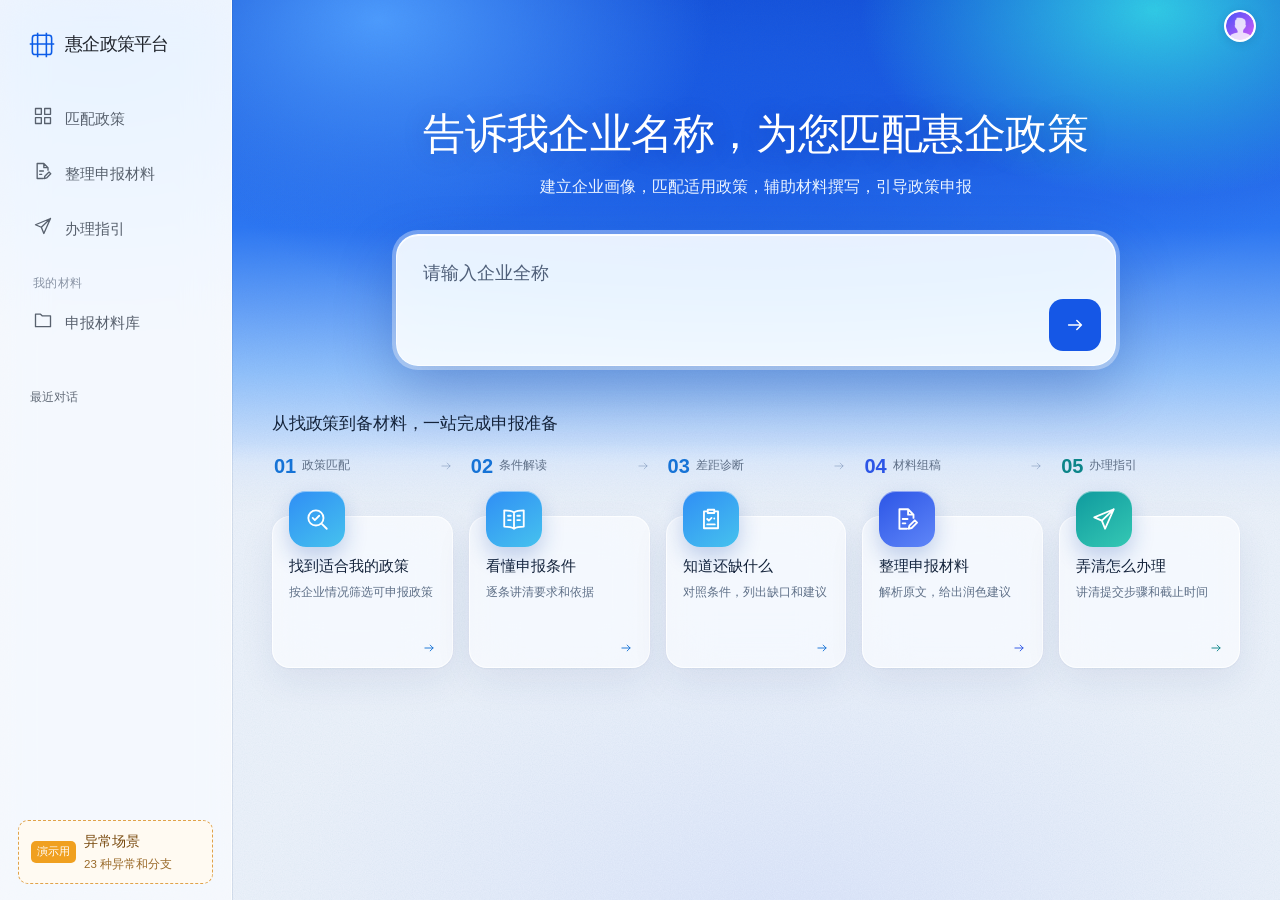
<file: index.html>
<!doctype html>
<html lang="zh-CN">
<head>
  <meta charset="utf-8">
  <meta name="viewport" content="width=device-width,initial-scale=1">
  <meta name="theme-color" content="#f5f6f8">
  <title>企政策智能体V2.3</title>
  <meta name="description" content="企政策智能体V2.3">
  <meta property="og:title" content="企政策智能体V2.3">
  <meta property="og:description" content="企政策智能体V2.3">
  <link rel="icon" href="data:image/svg+xml,%3Csvg xmlns='http://www.w3.org/2000/svg' viewBox='0 0 40 40'%3E%3Crect width='40' height='40' rx='10' fill='%230c5ce8'/%3E%3Cpath d='M11 12h18v16H11zM16 8v24m8-24v24M8 20h24' stroke='white' fill='none' stroke-width='2'/%3E%3C/svg%3E">
  <link rel="stylesheet" href="styles.css?v=glass-d11-check">
  <link rel="stylesheet" href="materials.css?v=glass-d11-check">
  <link rel="stylesheet" href="project-workspace.css?v=glass-d11-check">
  <link rel="stylesheet" href="prep-cards.css?v=reuse-1112b">
  <link rel="stylesheet" href="version-drawer.css?v=glass-d11-check">
  <link rel="stylesheet" href="batch.css?v=glass-d11-check">
  <link rel="stylesheet" href="home-feed.css?v=glass-d11-check">
  <link rel="stylesheet" href="home.css?v=glass-d11-check">
  <link rel="stylesheet" href="match.css?v=relax-1112b">
  <link rel="stylesheet" href="drawer.css?v=glass-d11-check">
  <link rel="stylesheet" href="start-home.css?v=glass-d11-check">
  <link rel="stylesheet" href="aurora-glass.css?v=glass-d11-check">
  <link rel="stylesheet" href="v23.css?v=guide-1113">
  <script defer src="expert-personas.js?v=subsidy-1110"></script>
  <script defer src="sim.js?v=real-1112"></script>
  <script defer src="public-policy-data.js?v=upload-1113"></script>
  <script defer src="landing-data.js?v=glass-d11-check"></script>
  <script defer src="home-feed.js?v=glass-d11-check"></script>
  <script defer src="demo-data.js?v=glass-d11-check"></script>
  <script defer src="store.js?v=v23-share-1112"></script>
  <script defer src="materials.js?v=ai-1112"></script>
  <script defer src="views.js?v=glass-d11-check"></script>
  <script defer src="match.js?v=revert-1113"></script>
  <script defer src="chat.js?v=revert-1113"></script>
  <script defer src="project-workspace.js?v=real-1112b"></script>
  <script defer src="batch.js?v=v23-own"></script>
  <script defer src="scenarios.js?v=prd-1113"></script>
  <script defer src="app.js?v=edit-1112"></script>
</head>
<body>
  <a class="skip-link" href="#page-content">跳到主要内容</a>
  <div class="app-shell">
    <button class="sidebar-backdrop" aria-label="关闭菜单" data-action="close-menu" hidden></button>
    <aside class="sidebar" id="sidebar" aria-label="主要导航">
      <a class="brand" href="#dashboard" data-route="dashboard" aria-label="返回惠企政策平台首页">
        <svg viewBox="0 0 32 32" aria-hidden="true"><rect x="5" y="6" width="22" height="22" rx="3"/><path d="M11 3v28M21 3v28M2 16h28"/></svg>
        <span>惠企政策平台</span>
      </a>
      <button class="create-button" data-route="new" hidden><span data-icon="plus"></span>创建新任务</button>
      <!-- V2.3：左侧导航：匹配政策 / 整理申报材料 / 办理指引（每次都新开对话），我的材料，最近对话。 -->
      <nav class="primary-nav" aria-label="主要导航">
        <a href="#dashboard?work=interpret" data-nav="interpret" data-action="nav-work" data-work="interpret" title="不知道能申报什么政策，从企业开始找"><span data-icon="grid"></span>匹配政策</a>
        <a href="#dashboard?work=assembly" data-nav="assembly" data-action="nav-work" data-work="assembly" title="已经选好政策，来整理申报材料"><span data-icon="step-compose"></span>整理申报材料</a>
        <a href="#dashboard?work=guidance" data-nav="guidance" data-action="nav-work" data-work="guidance" title="材料已经备好，来核对并了解怎么提交"><span data-icon="step-submit"></span>办理指引</a>
        <a href="#batch" data-nav="batch" hidden><span data-icon="search"></span>批量匹配</a>
        <a href="#services" data-nav="services" hidden><span data-icon="layers"></span>政策服务</a>
        <div class="sidebar-section-heading nav-group-heading">我的材料</div>
        <a href="#library" data-nav="library"><span data-icon="folder"></span>申报材料库</a>
      </nav>
      <div class="sidebar-projects"><div class="sidebar-section-heading">最近对话</div><div id="recent-projects"></div></div>
      <!-- 演示入口：和产品导航分开，固定在左下角，正式版不带。 -->
      <a class="demo-entry" href="#scenarios" data-nav="scenarios" title="一键查看主流程之外的 23 种异常和分支"><span class="demo-entry-tag">演示用</span><strong>异常场景</strong><small>23 种异常和分支</small></a>
      <div class="sidebar-bottom"><div class="demo-identity"><span class="identity-mark">企</span><div><strong>企业服务空间</strong></div><span class="demo-dot" aria-hidden="true"></span></div><p id="storage-status" class="storage-status" aria-live="polite"></p></div>
    </aside>
    <div class="app-account">
      <button type="button" class="app-avatar" data-account-toggle aria-label="账号" aria-haspopup="true" aria-expanded="false"><img src="assets/default-avatar.png" alt=""></button>
      <div class="account-menu" role="menu" hidden>
        <div class="account-menu-head">
          <img src="assets/default-avatar.png" alt="">
          <div class="account-menu-id"><strong>万大圣用户</strong><span>138****0000</span></div>
        </div>
        <button type="button" class="account-menu-logout" data-account-logout role="menuitem">退出登录</button>
      </div>
    </div>
    <div class="main-shell">
      <header class="mobile-header"><button class="icon-button" aria-label="打开菜单" aria-expanded="false" aria-controls="sidebar" data-action="open-menu"><span data-icon="menu"></span></button><a href="landing.html">惠企政策平台</a></header>
      <div class="user-filter" hidden><label for="user-type">用户筛选</label><select id="user-type"><option value="enterprise">企业用户</option><option value="researcher">政策研究员</option></select></div>
      <main id="main-content"><div id="page-content" tabindex="-1"></div></main>
    </div>
  </div>
  <div class="toast" id="toast" role="status" aria-live="polite" hidden></div>
  <noscript><p class="noscript">请在浏览器中开启 JavaScript，以使用任务与材料版本功能。</p></noscript>
</body>
</html>
</file>
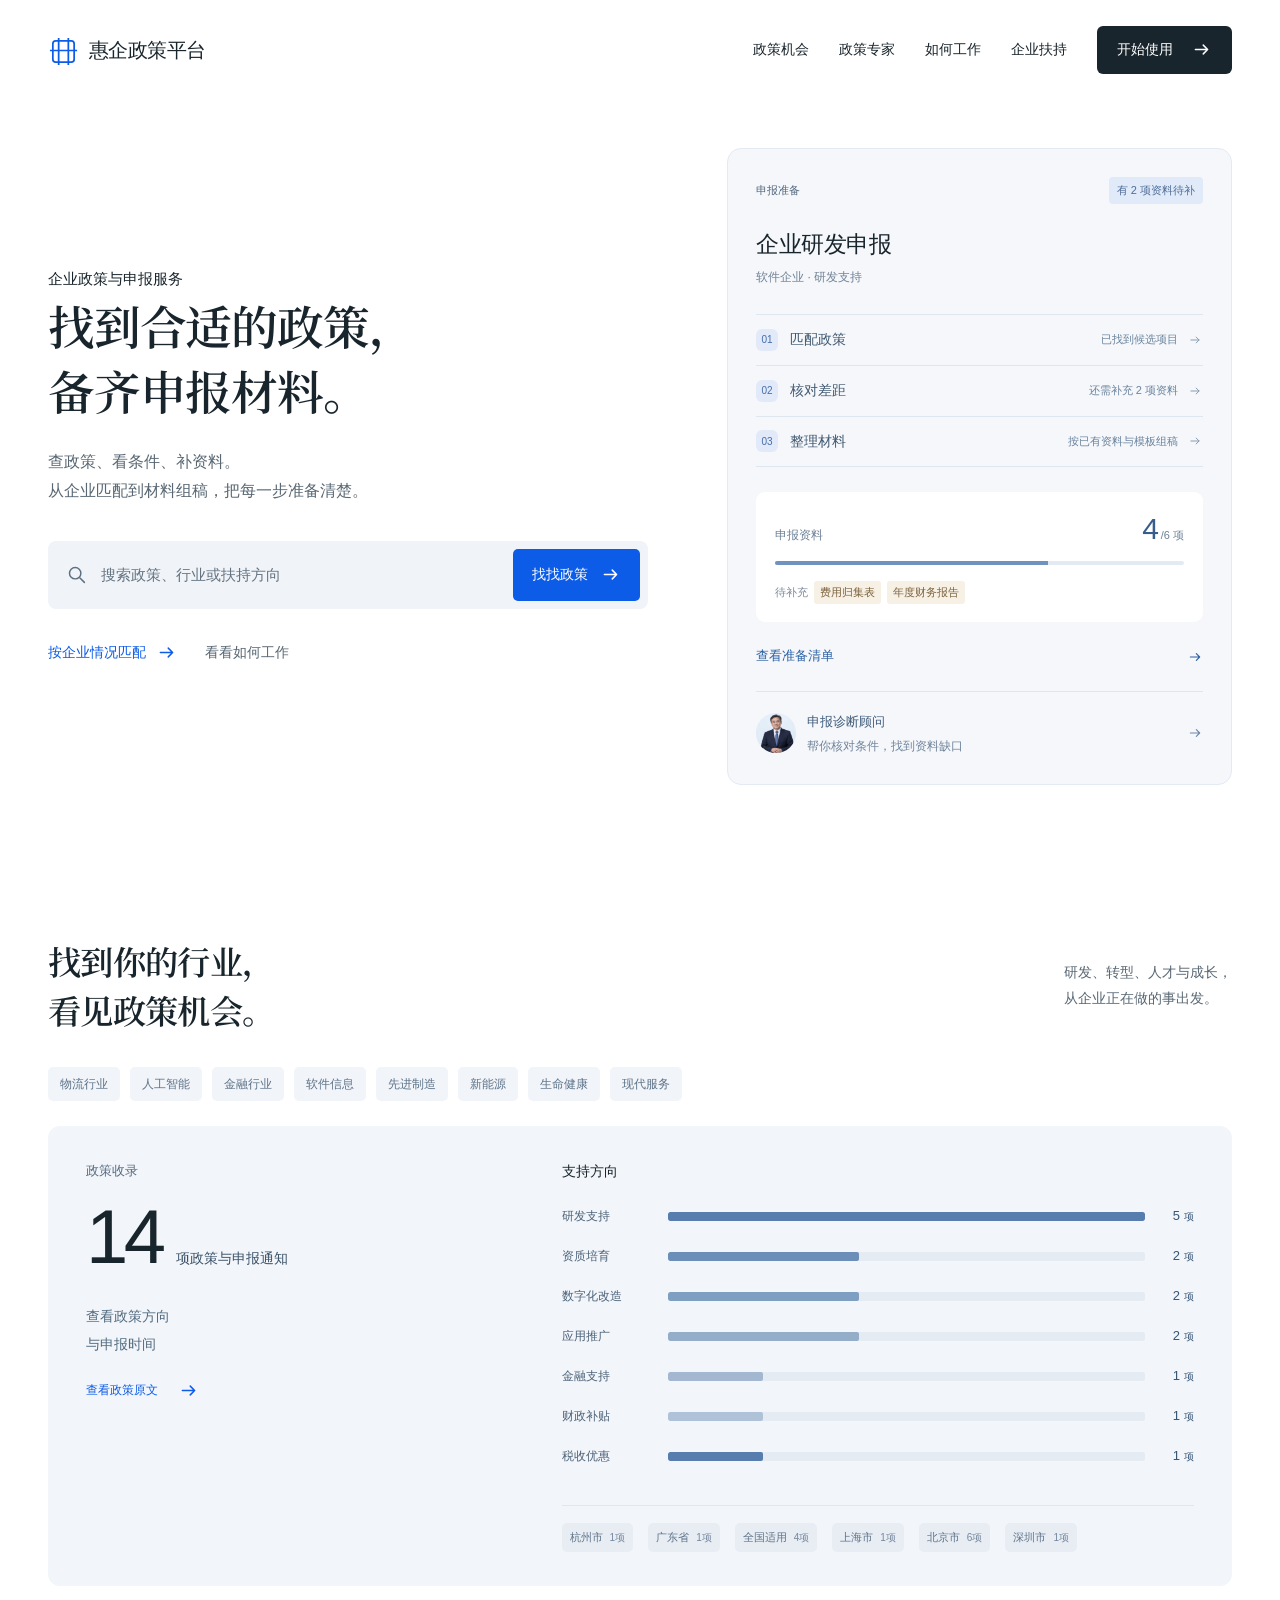
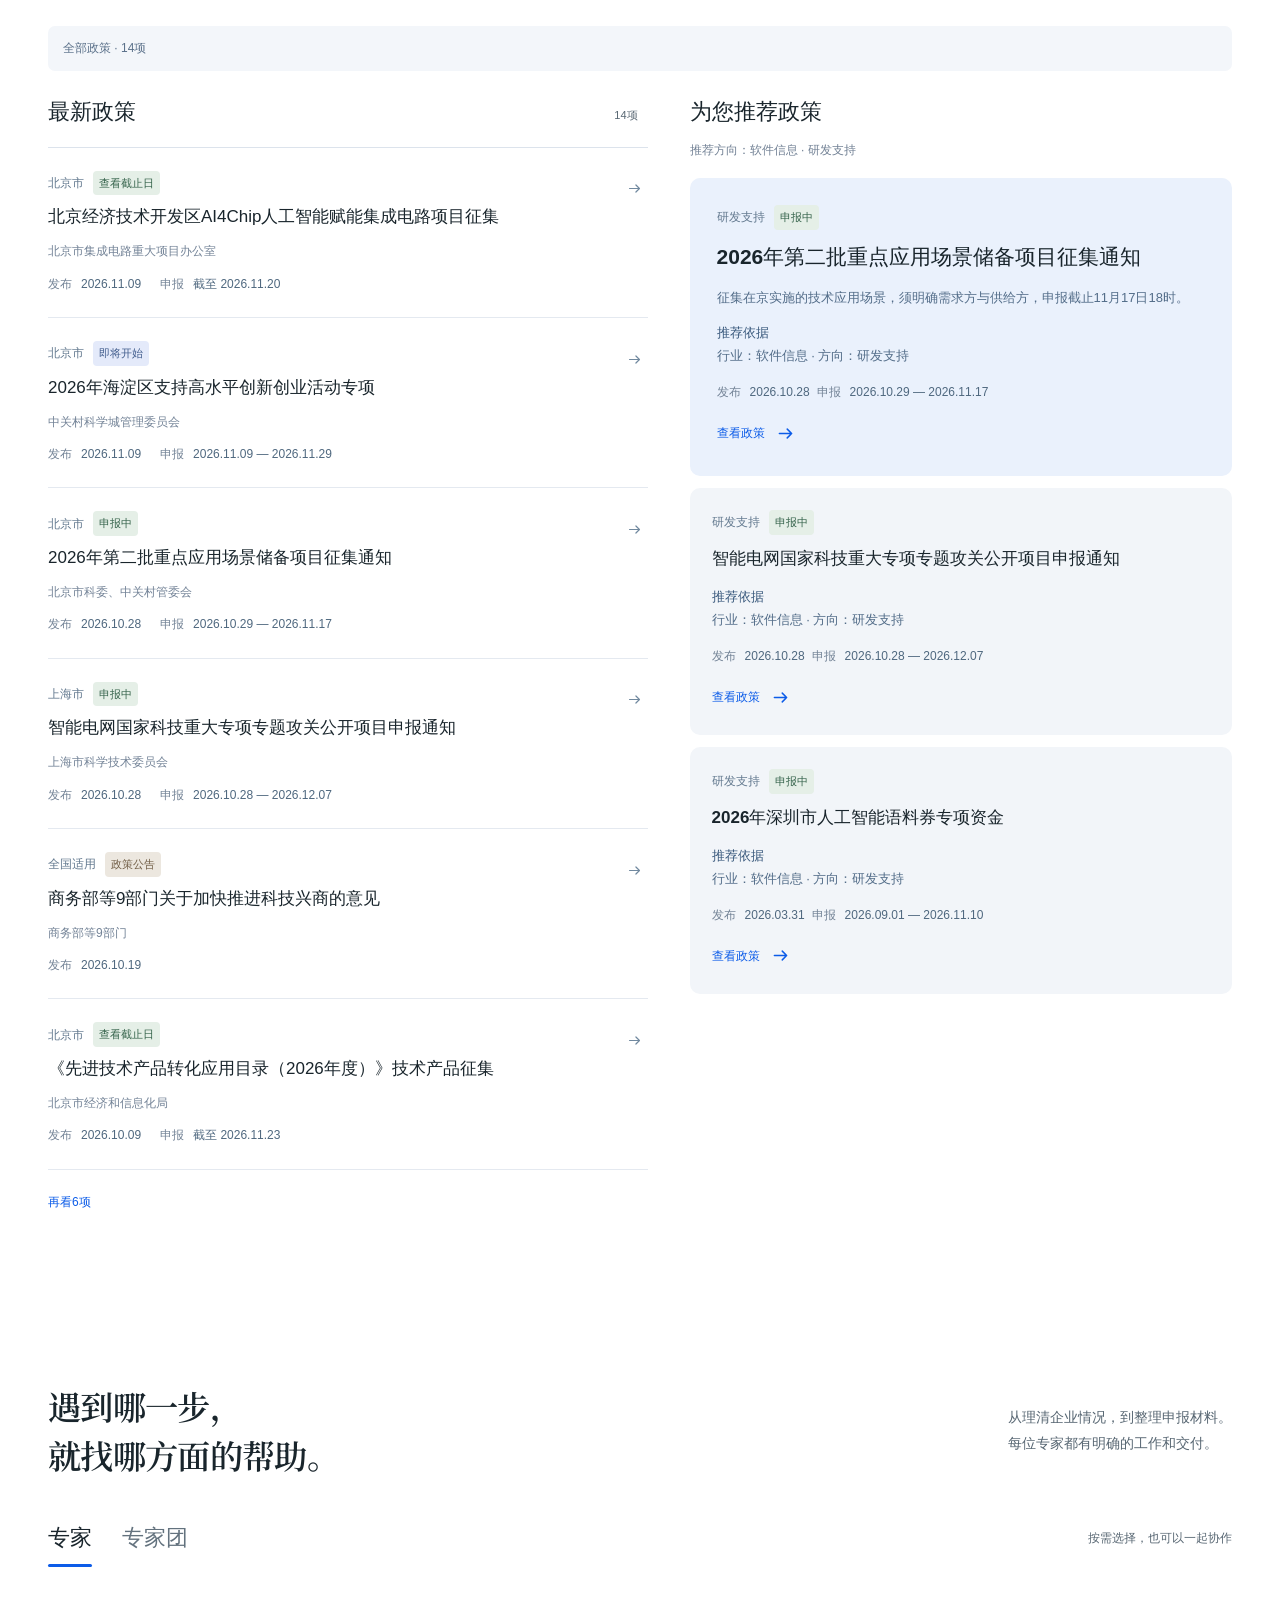
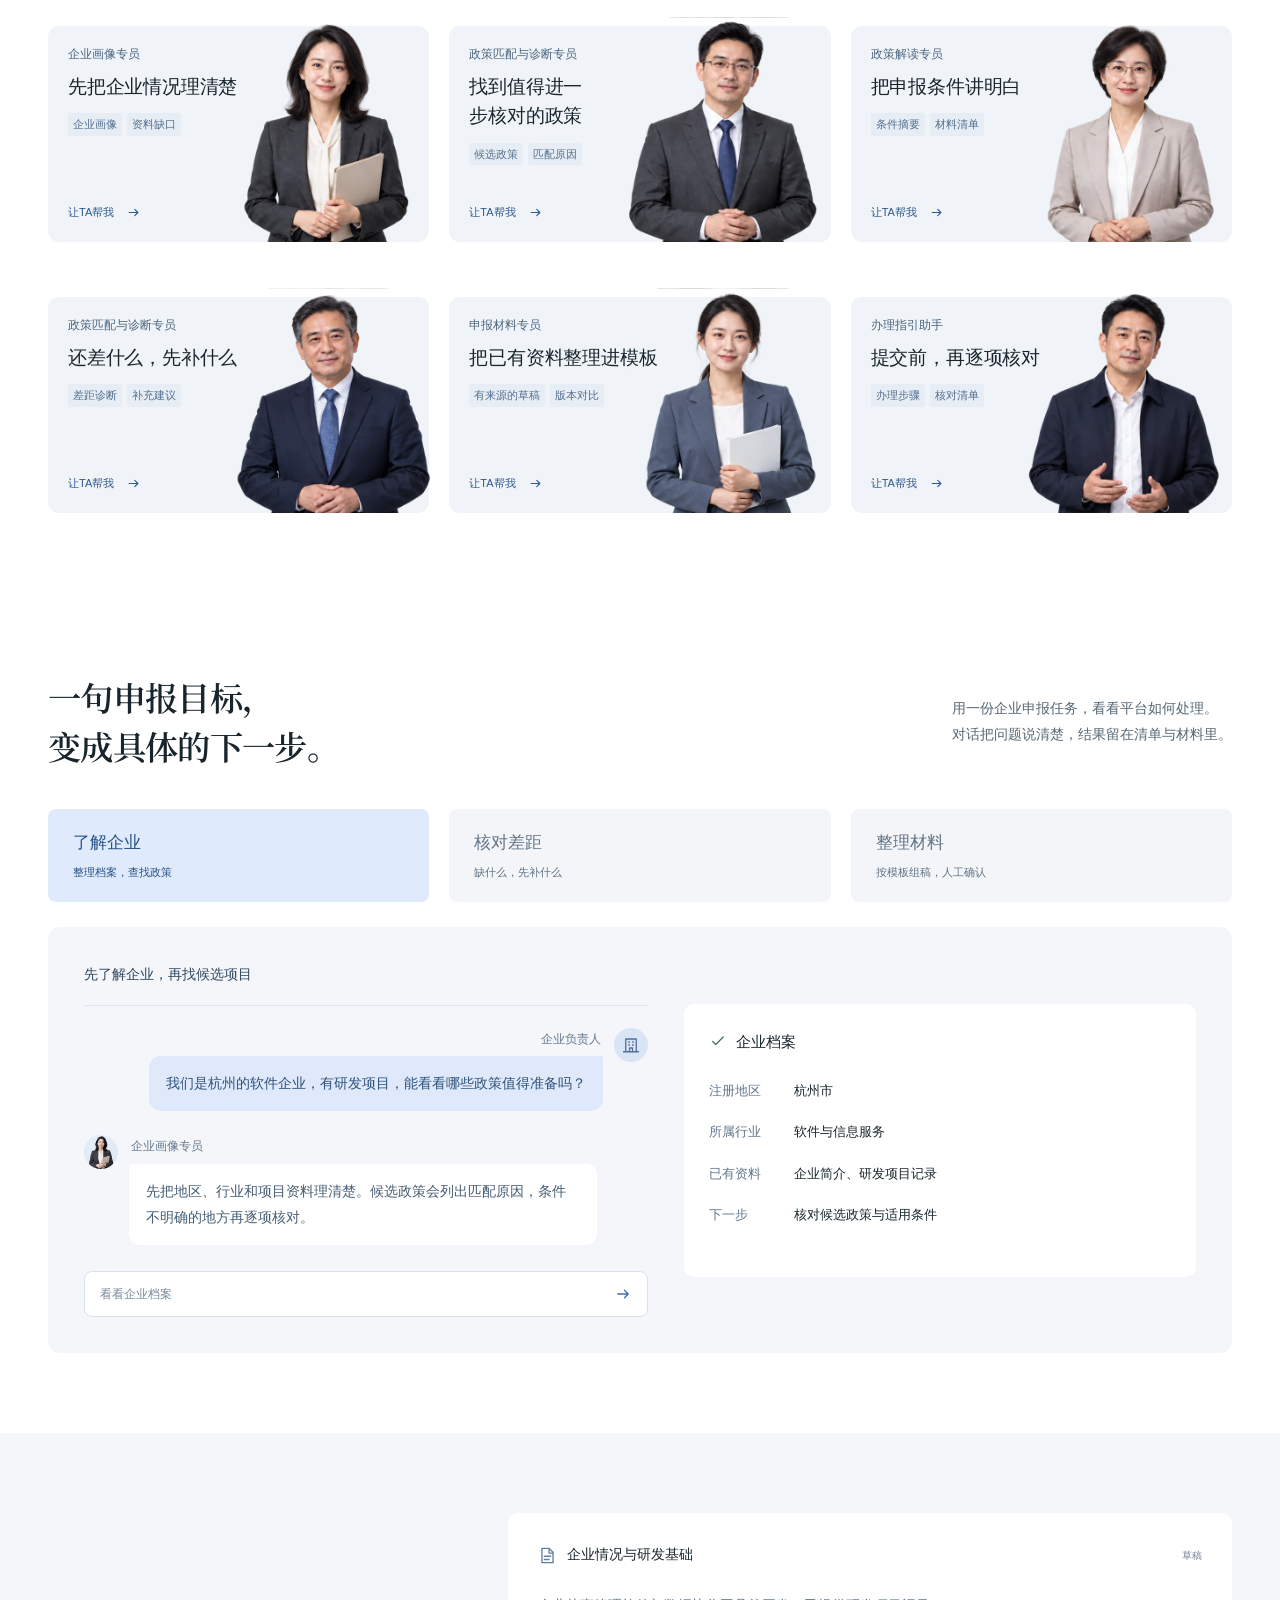
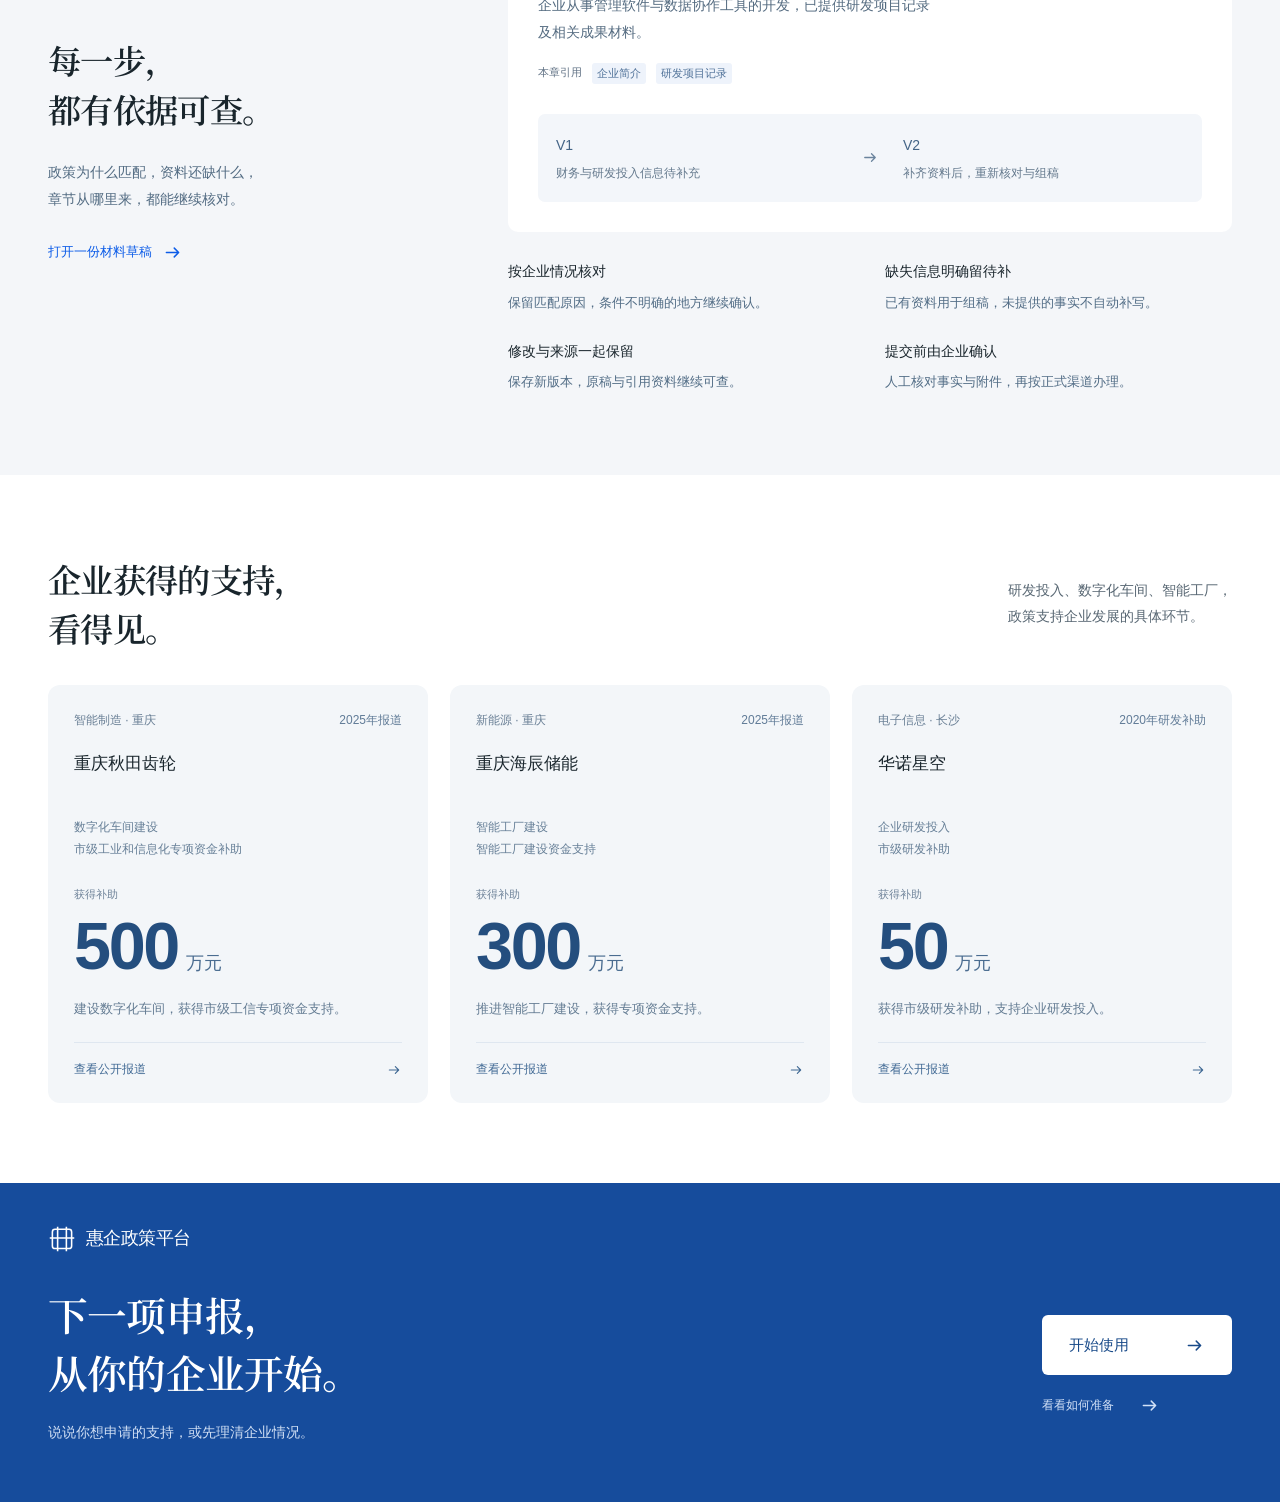
<file: landing.html>
<!doctype html>
<html lang="zh-CN">
<head>
  <meta charset="utf-8"><meta name="viewport" content="width=device-width,initial-scale=1">
  <meta name="theme-color" content="#f4f6fa">
  <title>企政策智能体V2.3</title>
  <meta name="description" content="企政策智能体V2.3">
  <meta property="og:title" content="企政策智能体V2.3">
  <meta property="og:description" content="企政策智能体V2.3">
  <link rel="icon" href="data:image/svg+xml,%3Csvg xmlns='http://www.w3.org/2000/svg' viewBox='0 0 40 40'%3E%3Crect width='40' height='40' rx='8' fill='%230c5ce8'/%3E%3Cpath d='M11 12h18v16H11zM16 8v24m8-24v24M8 20h24' stroke='white' fill='none' stroke-width='2'/%3E%3C/svg%3E">
  <link rel="preload" href="assets/landing/policy-serif-display-v2.woff2" as="font" type="font/woff2" crossorigin>
  <link rel="stylesheet" href="landing.css?v=20261102-material-cards">
  <script defer src="expert-personas.js?v=20261102-material-cards"></script>
  <script defer src="public-policy-data.js?v=20261102-material-cards"></script>
  <script defer src="landing-data.js?v=20261102-material-cards"></script><script defer src="landing.js?v=v23-own"></script>
</head>
<body>
  <a class="skip-link" href="#main">跳到主要内容</a>
  <svg class="svg-library" xmlns="http://www.w3.org/2000/svg" aria-hidden="true"><defs>
    <symbol id="i-arrow" viewBox="0 0 24 24"><path d="M5 12h14m-5-5 5 5-5 5"/></symbol>
    <symbol id="i-search" viewBox="0 0 24 24"><circle cx="10.5" cy="10.5" r="6.5"/><path d="m16 16 5 5"/></symbol>
    <symbol id="i-check" viewBox="0 0 24 24"><path d="m5 12 4 4L19 6"/></symbol>
    <symbol id="i-file" viewBox="0 0 24 24"><path d="M14 3H5v18h14V8l-5-5ZM14 3v6h5M8 13h8M8 17h6"/></symbol>
    <symbol id="i-chevron" viewBox="0 0 24 24"><path d="m9 5 7 7-7 7"/></symbol>
  </defs></svg>
  <header class="site-header wrap">
    <a class="brand" href="landing.html" aria-label="惠企政策平台首页"><svg viewBox="0 0 32 32" aria-hidden="true"><rect x="5" y="6" width="22" height="22" rx="3"/><path d="M11 3v28M21 3v28M2 16h28"/></svg><span>惠企政策平台</span></a>
    <button id="menu-toggle" class="menu-toggle" type="button" aria-label="打开导航" aria-expanded="false" aria-controls="landing-nav"><span></span><span></span></button>
    <nav id="landing-nav" aria-label="主要导航"><a href="#opportunities">政策机会</a><a href="#experts">政策专家</a><a href="#how-it-works">如何工作</a><a href="#cases">企业扶持</a><a class="nav-action" href="index.html#dashboard">开始使用 <svg class="icon"><use href="#i-arrow"/></svg></a></nav>
  </header>
  <main id="main">
    <section class="hero wrap" aria-labelledby="hero-title">
      <div class="hero-copy">
        <p class="hero-eyebrow">企业政策与申报服务</p><h1 id="hero-title">找到合适的政策，<br>备齐申报材料。</h1>
        <p class="hero-description">查政策、看条件、补资料。<br class="desktop-break">从企业匹配到材料组稿，把每一步准备清楚。</p>
        <form id="hero-query-form" class="hero-query" role="search"><label class="sr-only" for="hero-query">搜索政策</label><svg class="icon"><use href="#i-search"/></svg><input id="hero-query" name="query" type="search" maxlength="100" placeholder="搜索政策、行业或扶持方向" aria-describedby="hero-query-status"><button type="submit">找找政策 <svg class="icon"><use href="#i-arrow"/></svg></button></form>
        <p id="hero-query-status" class="query-status" role="status"></p>
        <div class="hero-links"><a class="text-button" href="index.html#dashboard">按企业情况匹配 <svg class="icon"><use href="#i-arrow"/></svg></a><a href="#how-it-works">看看如何工作</a></div>
      </div>
      <article class="hero-project-preview" aria-label="企业申报准备任务">
        <header class="preview-header"><span>申报准备</span><span class="preview-status">有 2 项资料待补</span></header>
        <div class="preview-company"><h2>企业研发申报</h2><p>软件企业 · 研发支持</p></div>
        <ol class="preview-milestones" aria-label="申报准备事项">
          <li><a href="index.html#task?task=task-innovation&amp;work=match"><span>01</span><strong>匹配政策</strong><small>已找到候选项目</small><svg class="icon"><use href="#i-arrow"/></svg></a></li>
          <li><a href="index.html#task?task=task-innovation&amp;work=diagnosis"><span>02</span><strong>核对差距</strong><small>还需补充 2 项资料</small><svg class="icon"><use href="#i-arrow"/></svg></a></li>
          <li><a href="index.html#task?task=task-innovation&amp;work=assembly"><span>03</span><strong>整理材料</strong><small>按已有资料与模板组稿</small><svg class="icon"><use href="#i-arrow"/></svg></a></li>
        </ol>
        <section class="preview-readiness" aria-label="资料准备情况"><div><span>申报资料</span><strong>4<small>/6 项</small></strong></div><progress value="4" max="6" aria-label="6项资料中已具备4项"></progress><p><span>待补充</span><span>费用归集表</span><span>年度财务报告</span></p></section>
        <a class="preview-open" href="index.html#task?task=task-innovation&amp;work=diagnosis">查看准备清单 <svg class="icon"><use href="#i-arrow"/></svg></a>
        <a class="preview-adviser" href="index.html#task?task=task-innovation&amp;work=diagnosis"><span class="portrait" style="--portrait-x:100%;--portrait-y:100%" aria-hidden="true"></span><div><strong>申报诊断顾问</strong><span>帮你核对条件，找到资料缺口</span></div><svg class="icon"><use href="#i-arrow"/></svg></a>
      </article>
    </section>

    <section id="opportunities" class="opportunities section wrap" aria-labelledby="opportunity-title">
      <div class="section-head"><h2 id="opportunity-title">找到你的行业，<br>看见政策机会。</h2><div class="section-intro"><p>研发、转型、人才与成长，<br>从企业正在做的事出发。</p></div></div>
      <div class="industry-labels" role="group" aria-label="按行业查看政策"><button type="button" data-industry="物流行业" aria-pressed="false">物流行业</button><button type="button" data-industry="人工智能" aria-pressed="false">人工智能</button><button type="button" data-industry="金融行业" aria-pressed="false">金融行业</button><button type="button" data-industry="软件信息" aria-pressed="false">软件信息</button><button type="button" data-industry="先进制造" aria-pressed="false">先进制造</button><button type="button" data-industry="新能源" aria-pressed="false">新能源</button><button type="button" data-industry="生命健康" aria-pressed="false">生命健康</button><button type="button" data-industry="现代服务" aria-pressed="false">现代服务</button></div>
      <div class="opportunity-overview" data-ui>
        <div id="opportunity-summary" class="opportunity-summary"><h3>政策收录</h3><div class="opportunity-total"><strong data-stat="total">8</strong><span>项政策与申报通知</span></div><p>查看政策方向<br>与申报时间</p><a href="#policy-feed">查看政策原文 <svg class="icon"><use href="#i-arrow"/></svg></a></div>
        <div class="industry-distribution"><h3>支持方向</h3><div id="distribution-chart" class="distribution-chart"></div><div id="region-summary" class="region-summary" aria-label="地区覆盖"></div></div>
      </div>
      <div id="policy-feed" class="policy-feed">
        <div class="policy-selection"><p id="selection-summary" aria-live="polite"></p><button id="reset-selection" class="text-button" type="button" hidden>查看全部政策</button></div>
        <div class="policy-columns">
          <section class="latest-policies" aria-labelledby="latest-title"><div class="section-subhead"><h3 id="latest-title">最新政策</h3><span id="policy-count" aria-live="polite"></span></div><div id="policy-list"></div><div id="policy-empty" class="empty-state" hidden><h3>没有找到相关政策</h3><p>换个关键词，再试一次。</p><button id="clear-search" class="text-button" type="button">查看全部政策</button></div><button id="show-more-policies" class="text-button" type="button">查看更多政策 <svg class="icon"><use href="#i-arrow"/></svg></button></section>
          <section class="recommended-policies" aria-labelledby="recommended-title"><div class="section-subhead"><h3 id="recommended-title">为您推荐政策</h3></div><p id="recommendation-context" class="recommendation-context"></p><div id="recommended-policy-list"></div></section>
        </div>
        <section id="policy-reader" class="policy-reader" tabindex="-1" aria-label="政策条件与材料" hidden></section>
      </div>
    </section>

    <section id="experts" class="experts-section section" aria-labelledby="experts-title"><div class="wrap">
      <div class="section-head"><h2 id="experts-title">遇到哪一步，<br>就找哪方面的帮助。</h2><div class="section-intro"><p>从理清企业情况，到整理申报材料。<br>每位专家都有明确的工作和交付。</p></div></div>
      <div class="experts-toolbar"><div class="main-tabs" role="tablist" aria-label="专家与专家团"><button id="experts-tab" type="button" role="tab" data-expert-tab="experts" aria-controls="expert-grid" aria-selected="true" class="is-active">专家</button><button id="teams-tab" type="button" role="tab" data-expert-tab="teams" aria-controls="team-grid" aria-selected="false" tabindex="-1">专家团</button></div><span>按需选择，也可以一起协作</span></div>
      <div id="expert-grid" class="expert-grid" role="tabpanel" aria-labelledby="experts-tab"></div><div id="team-grid" class="team-grid" role="tabpanel" aria-labelledby="teams-tab" hidden></div>
    </div></section>

    <section id="how-it-works" class="how-section section wrap" aria-labelledby="how-title">
      <div class="section-head"><h2 id="how-title">一句申报目标，<br>变成具体的下一步。</h2><div class="section-intro"><p>用一份企业申报任务，看看平台如何处理。<br>对话把问题说清楚，结果留在清单与材料里。</p></div></div>
      <div id="work-steps" class="work-steps" role="tablist" aria-label="工作阶段"><button id="step-profile" type="button" data-work-step="profile" role="tab" aria-controls="work-preview" aria-selected="true" class="is-active"><span>了解企业</span><small>整理档案，查找政策</small></button><button id="step-diagnosis" type="button" data-work-step="diagnosis" role="tab" aria-controls="work-preview" aria-selected="false" tabindex="-1"><span>核对差距</span><small>缺什么，先补什么</small></button><button id="step-assembly" type="button" data-work-step="assembly" role="tab" aria-controls="work-preview" aria-selected="false" tabindex="-1"><span>整理材料</span><small>按模板组稿，人工确认</small></button></div>
      <div id="work-preview" class="work-preview" role="tabpanel" aria-live="polite" data-ui></div>
    </section>

    <section class="evidence-section section" aria-labelledby="evidence-title"><div class="wrap evidence-layout"><div class="evidence-heading"><h2 id="evidence-title">每一步，<br>都有依据可查。</h2><p>政策为什么匹配，资料还缺什么，<br>章节从哪里来，都能继续核对。</p><a class="text-button" href="index.html#task?task=task-innovation&amp;work=assembly">打开一份材料草稿 <svg class="icon"><use href="#i-arrow"/></svg></a></div><div class="evidence-content"><div class="source-document" data-ui><div class="source-document-head"><svg class="icon"><use href="#i-file"/></svg><strong>企业情况与研发基础</strong><span>草稿</span></div><p>企业从事管理软件与数据协作工具的开发，已提供研发项目记录及相关成果材料。</p><div class="source-reference"><span>本章引用</span><span>企业简介</span><span>研发项目记录</span></div><div class="version-example"><div><span>V1</span><p>财务与研发投入信息待补充</p></div><svg class="icon"><use href="#i-arrow"/></svg><div><span>V2</span><p>补齐资料后，重新核对与组稿</p></div></div></div><div class="evidence-points"><div><h3>按企业情况核对</h3><p>保留匹配原因，条件不明确的地方继续确认。</p></div><div><h3>缺失信息明确留待补</h3><p>已有资料用于组稿，未提供的事实不自动补写。</p></div><div><h3>修改与来源一起保留</h3><p>保存新版本，原稿与引用资料继续可查。</p></div><div><h3>提交前由企业确认</h3><p>人工核对事实与附件，再按正式渠道办理。</p></div></div></div></div></section>

    <section id="cases" class="cases-section section wrap" aria-labelledby="cases-title"><div class="section-head"><h2 id="cases-title">企业获得的支持，<br>看得见。</h2><div class="section-intro"><p>研发投入、数字化车间、智能工厂，<br>政策支持企业发展的具体环节。</p></div></div><div id="case-grid" class="case-grid"></div></section>

  </main>
  <footer id="start" class="start-section"><div class="wrap"><a class="brand footer-brand" href="landing.html" aria-label="惠企政策平台首页"><svg viewBox="0 0 32 32" aria-hidden="true"><rect x="5" y="6" width="22" height="22" rx="3"/><path d="M11 3v28M21 3v28M2 16h28"/></svg><span>惠企政策平台</span></a><div class="start-layout"><div><h2>下一项申报，<br>从你的企业开始。</h2><p>说说你想申请的支持，或先理清企业情况。</p></div><div class="start-actions"><a href="index.html#dashboard" class="button button-light">开始使用 <svg class="icon"><use href="#i-arrow"/></svg></a><a href="index.html#task?task=task-innovation">看看如何准备 <svg class="icon"><use href="#i-arrow"/></svg></a></div></div></div></footer>
  <noscript><div class="noscript wrap"><p>开启JavaScript后，可查询政策、选择专家和查看工作过程。</p><a href="index.html#dashboard">进入平台开始使用</a></div></noscript>
</body>
</html>
</file>
<file: styles.css>
:root{--ink:#20242c;--muted:#626b78;--soft:#f5f6f8;--line:#e5e8ed;--blue:#0c5ce8;--blue-hover:#074bbf;--blue-wash:#edf3ff;--green:#28664b;--green-wash:#edf5ef;--amber:#8a541c;--amber-wash:#fbf2e6;--radius:14px;--sidebar:232px;--ease:cubic-bezier(.16,1,.3,1);color-scheme:light;font-family:-apple-system,BlinkMacSystemFont,"Segoe UI","PingFang SC","Microsoft YaHei",sans-serif;color:var(--ink);font-synthesis:none;line-height:1.6;font-size:14px}
*{box-sizing:border-box}body{margin:0;background:#fff}button,input,textarea,select{font:inherit}button,a,input,textarea,select{-webkit-tap-highlight-color:transparent}button{color:inherit;cursor:pointer}a{color:inherit;text-decoration:none}button{border:0;background:none}button:disabled,[aria-disabled=true]{cursor:not-allowed;opacity:.55}button:focus-visible,a:focus-visible,summary:focus-visible{outline:3px solid #83adff;outline-offset:4px}input:focus-visible,textarea:focus-visible,select:focus-visible{outline:2px solid var(--blue);outline-offset:2px}::selection{background:#d7e5ff;color:#163e82}input,textarea{caret-color:var(--blue)}::-webkit-scrollbar{width:7px;height:7px}::-webkit-scrollbar-thumb{background:#cdd2da;border-radius:8px}::-webkit-scrollbar-track{background:transparent}h1,h2,h3,h4,p{margin:0}h1,h2,h3,h4{font-weight:600;text-wrap:balance;line-height:1.4}h1{font-size:28px;letter-spacing:-.025em}h2{font-size:18px;letter-spacing:-.015em}h3{font-size:15px}h4{font-size:15px}svg.icon{width:20px;height:20px;stroke:currentColor;stroke-width:1.6;fill:none;stroke-linecap:round;stroke-linejoin:round;flex-shrink:0}small{font-size:12px}.muted{color:var(--muted)}.sr-only{position:absolute;width:1px;height:1px;padding:0;margin:-1px;overflow:hidden;clip:rect(0,0,0,0);white-space:nowrap;border:0}[hidden]{display:none!important}.skip-link{position:fixed;left:260px;top:-80px;padding:10px 20px;background:var(--blue);color:white;z-index:100}.skip-link:focus{top:12px}.app-shell{min-height:100dvh}.sidebar{position:fixed;inset:0 auto 0 0;width:var(--sidebar);background:var(--soft);padding:30px 18px 16px;display:flex;flex-direction:column;z-index:40}.brand{display:flex;gap:9px;align-items:center;padding:0 10px;font-size:18px;letter-spacing:-.04em;font-weight:650;white-space:nowrap}.brand svg{width:28px;height:28px;stroke:var(--blue);fill:none;stroke-width:1.8}.create-button{display:flex;align-items:center;justify-content:flex-start;gap:12px;margin:38px 0 22px;border-radius:10px;padding:13px 15px;background:#fff;box-shadow:0 2px 5px #242d3d09;font-size:15px;font-weight:600;transition:background .18s}.create-button:hover{background:#e9edf3}.primary-nav{display:grid;gap:6px}.primary-nav a{padding:11px 15px;display:flex;align-items:center;gap:12px;border-radius:9px;color:#58616e;font-size:15px}.primary-nav a:hover{background:#e9ecf1;color:var(--ink)}.primary-nav a.is-active{background:#e5edff;color:#174faf;font-weight:600}.sidebar-projects{margin-top:40px;padding:0 12px;overflow:auto}.sidebar-section-heading{font-size:12px;color:var(--muted);margin-bottom:12px}.recent-project{display:block;max-width:100%;overflow:hidden;text-overflow:ellipsis;white-space:nowrap;padding:7px 0;text-align:left;color:#5e6672;font-size:13px}.recent-project:hover{color:var(--blue)}.sidebar-bottom{margin-top:auto;padding:24px 8px 0}.demo-identity{display:flex;align-items:center;gap:10px}.identity-mark{display:grid;place-items:center;width:35px;height:35px;background:#e6ebf3;color:#364255;border-radius:10px;font-weight:600}.demo-identity strong{display:block;font-size:13px;font-weight:500}.demo-identity div span{display:block;font-size:11px;color:var(--muted)}.demo-dot{margin-left:auto;width:6px;height:6px;border-radius:50%;background:#6a8575}.storage-status{color:var(--amber);font-size:11px;margin-top:10px;line-height:1.6}.storage-status:empty{display:none}.main-shell{margin-left:var(--sidebar)}#main-content{max-width:1512px;padding:42px 48px 64px;margin:0 auto}#page-content{outline:none}.mobile-header{display:none}.page-header{display:flex;align-items:center;justify-content:space-between;gap:24px;margin-bottom:30px}.page-header p{margin-top:8px;max-width:72ch}.page-actions,.focus-actions{display:flex;align-items:center;gap:18px}.button,.text-button,.icon-button{display:inline-flex;align-items:center;justify-content:center;gap:8px;min-height:38px;border-radius:8px;font-weight:500;white-space:nowrap;transition:background .16s,color .16s}.button{padding:9px 16px;line-height:1.45;font-size:13px}.button-primary{background:var(--blue);color:#fff}.button-primary:hover{background:var(--blue-hover)}.button-secondary{background:#f0f2f5;color:#344050}.button-secondary:hover{background:#e4e8ee}.text-button{color:var(--blue);min-height:34px;padding:5px 0;font-size:13px}.text-button:hover{color:#073b94;text-decoration:underline;text-underline-offset:4px}.icon-button{width:38px;height:38px}.icon-button:hover{background:var(--soft)}.tag{display:inline-flex;align-items:center;gap:4px;font-size:11px;font-weight:500;line-height:1.4;padding:4px 7px;border-radius:4px;white-space:nowrap}.tag-muted{color:#5d6673;background:#f0f2f5}.tag-success{color:var(--green);background:var(--green-wash)}.tag-warn{color:var(--amber);background:var(--amber-wash)}.section-heading{display:flex;align-items:center;justify-content:space-between;gap:16px;margin-bottom:18px}.section-heading>.muted{font-size:12px}.focus-panel{display:grid;grid-template-columns:1fr 220px;background:#f3f6fb;border-radius:var(--radius);overflow:hidden;margin-bottom:38px}.focus-main{padding:30px 32px}.section-label{display:block;font-size:12px;color:var(--muted);margin-bottom:8px}.focus-main h2{font-size:24px;margin-bottom:6px}.focus-next{margin:22px 0 14px;font-size:14px;font-weight:500}.focus-actions{margin-top:22px}.focus-side{background:#eaf0f9;display:flex;flex-direction:column;align-items:flex-start;justify-content:center;padding:26px 32px;font-size:13px}.focus-side>.muted{font-size:12px;margin-top:3px}.readiness-value{font-size:46px;font-weight:600;letter-spacing:-.04em;line-height:1.4;font-variant-numeric:tabular-nums}.readiness-value span{font-size:20px;margin-left:3px}.focus-side .text-button{margin-top:7px}.step-progress{max-width:320px;display:flex;align-items:center;gap:14px;font-size:11px;color:var(--muted);font-variant-numeric:tabular-nums}.step-progress span{white-space:nowrap}progress{appearance:none;border:0;height:5px;width:100%;border-radius:6px;display:block;background:#dfe5ef;overflow:hidden}progress::-webkit-progress-bar{background:#dfe5ef;border-radius:6px}progress::-webkit-progress-value{background:#6b8ebc;border-radius:6px}progress::-moz-progress-bar{background:#6b8ebc;border-radius:6px}.capability-section{margin-bottom:38px}.capability-strip{display:grid;grid-template-columns:repeat(6,minmax(0,1fr));gap:14px}.capability-item{display:flex;align-items:center;gap:10px;text-align:left;padding:14px 8px;border-radius:10px;transition:background .15s;font-size:12px;font-weight:500}.capability-item:hover{background:#f4f6fa}.role-avatar{display:block;flex:none;width:42px;height:42px;border-radius:50%;background:#e6eefc url("data:image/svg+xml,%3Csvg xmlns='http://www.w3.org/2000/svg' viewBox='0 0 22 24' fill='%231f5fd6'%3E%3Cpath d='M10 4l1.9 5.6 5.6 1.9-5.6 1.9L10 19l-1.9-5.6-5.6-1.9 5.6-1.9L10 4Zm7.5 12l.8 2.2 2.2.8-2.2.8-.8 2.2-.8-2.2-2.2-.8 2.2-.8.8-2.2Z'/%3E%3C/svg%3E") center/62% no-repeat}.capability-item .role-avatar{width:36px;height:36px}.task-board{display:grid;grid-template-columns:repeat(3,minmax(0,1fr));gap:22px}.board-column{min-width:0}.board-column-header{display:flex;gap:9px;align-items:center;margin-bottom:16px;font-size:13px;padding:0 2px}.board-column-header h3{font-size:13px;font-weight:500}.board-count{display:grid;place-items:center;min-width:20px;height:20px;background:#eceff3;border-radius:5px;color:#55606f;font-size:11px;font-variant-numeric:tabular-nums}.board-cards{display:grid;gap:14px}.task-card{padding:20px;background:#f7f8fa;border-radius:12px;min-width:0}.task-card-company{display:block;font-size:11px;white-space:nowrap;overflow:hidden;text-overflow:ellipsis;margin-bottom:10px}.task-card-title{padding:0;text-align:left;font-size:15px;line-height:1.5;font-weight:600;overflow-wrap:anywhere}.task-card-title:hover{color:var(--blue)}.task-card>p{margin:12px 0 22px;color:var(--muted);font-size:12px;line-height:1.8}.task-card .step-progress{display:grid;gap:8px}.task-card-footer{display:flex;align-items:center;justify-content:space-between;gap:8px;margin-top:17px;padding-top:12px;border-top:1px solid var(--line)}.task-card-footer>.muted{font-size:11px}.task-card-footer .text-button{font-size:12px}.board-empty{padding:28px 8px;font-size:12px}.archive-section{margin-top:36px}.archive-row{display:flex;align-items:center;gap:20px;padding:18px 0;border-top:1px solid var(--line)}.archive-row>div{flex:1}.archive-row p{font-size:12px;margin-top:4px}.archive-row h3{font-size:14px}.task-stepper{display:flex;list-style:none;margin:0 0 40px;padding:0;gap:12px}.task-stepper li{flex:1;position:relative}.task-stepper li:not(:last-child):after{content:"";position:absolute;right:3px;top:19px;width:calc(100% - 48px);height:1px;background:var(--line);transform:translateX(50%);z-index:-1}.task-stepper button{padding:0;display:flex;align-items:center;flex-wrap:wrap;gap:10px;text-align:left;background:#fff;max-width:150px}.step-number{display:grid;place-items:center;width:32px;height:32px;border-radius:50%;background:#edf0f5;color:#687487;font-size:12px;flex:none}.step-number .icon{width:15px;height:15px}.task-stepper button>span:nth-child(2){font-size:13px;font-weight:500}.task-stepper small{flex-basis:100%;padding-left:42px;color:var(--muted);margin-top:-8px;font-size:11px}.is-complete .step-number{background:#e5efff;color:var(--blue)}.task-overview{display:grid;grid-template-columns:.85fr 1.15fr;gap:48px;margin-bottom:42px}.content-panel>h2{margin-bottom:16px}.content-panel>p{margin:12px 0}.content-panel>h2:not(:first-child){margin-top:30px}.next-action-text{font-size:22px;font-weight:500;line-height:1.5}.content-panel>.step-progress{margin:24px 0}.summary-list{margin:0;display:grid;gap:14px}.summary-list>div{display:grid;grid-template-columns:90px 1fr;gap:20px;line-height:1.7;font-size:13px}.summary-list dt{color:var(--muted)}.summary-list dd{margin:0;overflow-wrap:anywhere}.result-links{display:grid;grid-template-columns:repeat(3,minmax(0,1fr));column-gap:32px}.result-link{position:relative;padding:20px 24px 20px 0;border-top:1px solid var(--line);display:grid;text-align:left;gap:5px}.result-link>span{font-weight:500}.result-link small{color:var(--muted);font-size:12px}.result-link svg{position:absolute;right:0;top:22px;width:16px}.result-link:hover{color:var(--blue)}.new-task-layout{max-width:900px;margin:52px auto 0}.new-task-form{max-width:100%}.form-grid{display:grid;grid-template-columns:repeat(2,minmax(0,1fr));gap:22px}.form-field{display:grid;gap:8px;min-width:0;font-size:13px;font-weight:500}.form-field input,.form-field textarea,.services-toolbar input,.source-editor{width:100%;border:1px solid #d7dce4;background:#fff;border-radius:8px;padding:11px 13px;color:var(--ink);font-weight:400;min-height:42px;line-height:1.65;resize:vertical}.form-field input::placeholder,.form-field textarea::placeholder,.services-toolbar input::placeholder{color:#737b88}.new-task-form .form-grid{grid-template-columns:1.6fr 1fr 1.2fr;margin-top:26px}.request-field{margin-top:24px}.request-field textarea{min-height:155px;padding:18px;font-size:15px;border-radius:14px}.form-actions{margin-top:20px;display:flex;align-items:center;justify-content:space-between;gap:16px}.form-actions>.muted{font-size:12px}.prompt-examples{margin-top:40px;display:grid;grid-template-columns:repeat(3,1fr);gap:16px}.prompt-examples>h2{grid-column:1/-1;font-size:13px;color:var(--muted);font-weight:400;margin-bottom:0}.prompt-card{display:flex;align-items:center;justify-content:space-between;padding:17px 18px;border-radius:10px;background:#f5f6f8;font-size:13px;font-weight:500;gap:8px}.prompt-card:hover{background:#eaf0fa}.prompt-card svg{width:16px}.start-work-visual{width:156px;height:126px;position:relative;overflow:hidden;margin:0 auto 26px;pointer-events:none}.start-work-visual img{width:489.6px;height:293.6px;position:absolute;max-width:none;left:-165.4px;top:-81.4px}.new-task-intro{text-align:center;margin-bottom:34px}.new-task-intro h2{font-size:26px;letter-spacing:-.02em}.new-task-intro p{font-size:13px;margin-top:10px;color:var(--muted)}.profile-layout{display:grid;grid-template-columns:minmax(0,1.1fr) minmax(0,1fr);gap:54px}.profile-layout .section-heading{margin-bottom:24px}.profile-layout .form-actions{flex-wrap:wrap}.profile-layout form>.muted{font-size:12px;margin-top:20px}.source-list{display:grid}.source-row{display:flex;align-items:center;justify-content:space-between;gap:10px;padding:15px 0;border-top:1px solid var(--line);font-size:12px}.source-row>div{display:flex;align-items:center;gap:9px;flex-wrap:wrap}.source-row .icon{width:17px;color:#7a8595}.source-row .text-button{font-size:12px}.services-toolbar{display:flex;align-items:center;justify-content:space-between;gap:24px;padding-bottom:0;margin-bottom:30px;border-bottom:1px solid var(--line)}.service-tabs{display:flex;align-items:center;gap:30px;align-self:stretch}.service-tab{font-size:17px;font-weight:500;color:#727b89;padding:16px 0 20px;position:relative}.service-tab.is-active{color:var(--ink);font-weight:600}.service-tab.is-active:after{content:"";height:3px;position:absolute;bottom:-1px;left:0;right:0;background:var(--blue);border-radius:3px}.services-toolbar form{display:flex;gap:8px;margin-bottom:10px}.services-toolbar input{max-width:230px;min-height:36px;padding:7px 11px;font-size:12px}.services-grid{display:grid;grid-template-columns:repeat(3,minmax(0,1fr));column-gap:32px;row-gap:36px}.service-card{min-width:0;border-top:1px solid var(--line);padding-top:24px;display:flex;flex-direction:column}.service-card>.role-avatar{width:54px;height:54px;margin-bottom:17px}.service-card h2{font-size:18px}.service-description{margin:12px 0;color:var(--muted);font-size:13px;line-height:1.85;max-width:42ch}.service-output{font-size:12px;line-height:1.8;margin-top:8px}.service-output>.muted{display:block;font-size:11px;margin-bottom:2px}.service-card-footer{display:flex;align-items:center;justify-content:space-between;gap:12px;margin-top:auto;padding-top:22px}.service-tags{display:flex;flex-wrap:wrap;gap:6px}.team-avatar-stack{display:flex;padding-left:0;margin-bottom:18px}.team-avatar-stack .role-avatar{width:46px;height:46px;box-shadow:0 0 0 3px white}.team-avatar-stack .role-avatar+.role-avatar{margin-left:-8px}.services-grid:has(.team-sequence){grid-template-columns:repeat(2,minmax(0,1fr));gap:40px}.team-sequence{list-style:none;counter-reset:team-step;display:grid;grid-template-columns:1fr 1fr;gap:12px 20px;padding:20px 0;margin:0;border-top:1px solid var(--line)}.team-sequence li{counter-increment:team-step;font-size:12px;display:flex;gap:8px}.team-sequence li:before{content:counter(team-step);display:inline-grid;place-items:center;width:19px;height:19px;background:#edf2fa;color:#45638e;border-radius:4px;font-size:10px;flex:none}.policy-list{display:grid;grid-template-columns:repeat(2,minmax(0,1fr));gap:36px}.policy-card{padding:22px 0;border-top:1px solid var(--line)}.policy-card-head{display:flex;justify-content:space-between;gap:12px;margin-bottom:15px}.policy-card h2{font-size:20px;margin-bottom:12px}.policy-card>p{font-size:13px;color:var(--muted);line-height:1.85;margin-bottom:12px}.policy-reasons{margin:20px 0;font-size:12px}.policy-reasons h3{font-size:12px;font-weight:500}.policy-reasons ul{padding-left:18px;color:var(--muted);line-height:1.9}.policy-detail-grid{display:grid;grid-template-columns:minmax(0,1fr) 280px;gap:64px}.policy-summary{max-width:70ch;line-height:1.9}.policy-side{align-self:start;background:#f4f6fa;border-radius:12px;padding:24px}.policy-side>.muted{font-size:12px;margin:24px 0}.policy-side .button{width:100%}.policy-side>.text-button{display:flex;margin-top:10px}.mock-score{display:flex;align-items:center;gap:28px}.mock-score>div:first-child{display:flex;flex-direction:column}.mock-score .muted{font-size:12px;max-width:27ch}.mock-score strong{font-size:44px;font-weight:550;letter-spacing:-.04em;line-height:1.4;font-variant-numeric:tabular-nums}.mock-score strong small{font-size:19px;margin-left:3px}.mock-score>div:last-child p{font-size:11px;line-height:1.7;margin-top:9px}.policy-side .mock-score{align-items:flex-start;gap:22px;flex-wrap:wrap}.reading-list,.material-list{padding-left:18px;color:#505c6c;font-size:13px;line-height:1.9}.reading-list li,.material-list li{padding:5px 0}.diagnosis-overview{display:grid;grid-template-columns:1fr 1fr;gap:40px;padding:28px 30px;background:#f4f6fa;border-radius:12px;margin-bottom:40px}.diagnosis-overview h2{font-size:24px}.diagnosis-overview p{font-size:12px}.diagnosis-overview .content-panel+.content-panel{padding-left:30px;border-left:1px solid #dfe4ec;display:flex;align-items:center}.readiness-progress{height:6px;max-width:380px;margin:20px 0}.requirement-row{display:flex;align-items:center;justify-content:space-between;gap:24px;padding:23px 0;border-top:1px solid var(--line)}.requirement-heading{display:flex;align-items:center;gap:12px;margin-bottom:8px}.requirement-main>p{font-size:13px;color:#535f70;line-height:1.9;max-width:68ch}.requirement-main>.muted{font-size:11px;margin-top:5px;color:var(--muted)}.requirement-actions{display:flex;align-items:center;gap:14px;flex-shrink:0;font-size:12px}.next-suggestion{margin-top:36px;padding:26px 30px;background:#f5f7fa;border-radius:12px}.next-suggestion p{margin:10px 0 18px;font-size:13px;max-width:72ch;color:#586577}.guidance-steps{list-style:none;margin:0;padding:0;max-width:850px}.guidance-steps li{display:flex;gap:20px;padding:24px 0;border-top:1px solid var(--line)}.guidance-steps h3{font-size:16px;margin-bottom:9px}.guidance-steps p{font-size:13px;color:var(--muted);line-height:1.9;max-width:70ch}.guidance-steps .text-button{margin-top:8px}.pending-checklist{margin-top:32px}.source-page{max-width:950px}.source-editor{display:block;min-height:320px;line-height:1.9;margin:20px 0;font-size:14px}.source-context{padding:18px 22px;border-radius:10px;background:#f3f6fb;font-size:13px;color:#536174}.empty-state{padding:56px 20px;background:#f7f8fa;border-radius:12px;text-align:center;grid-column:1/-1}.empty-state h2{font-size:20px}.empty-state p{margin:12px 0 20px}.empty-state .button{margin-top:10px}.match-intro{padding:32px;background:#f5f7fa;border-radius:12px}.match-intro .button{margin-top:14px}.toast{position:fixed;left:calc(50% + var(--sidebar)/2);bottom:28px;transform:translateX(-50%);background:#273343;color:#fff;padding:12px 20px;border-radius:9px;max-width:min(550px,calc(100vw - 40px));box-shadow:0 8px 30px #202d4320;z-index:100;font-size:13px;line-height:1.7}.noscript{padding:30px}.sidebar-backdrop{position:fixed;inset:0;background:#1c263b55;z-index:35}.form-error{padding:12px 16px;background:var(--amber-wash);color:var(--amber);border-radius:8px;font-size:13px;margin-bottom:20px}a,button{touch-action:manipulation}
@media(min-width:1600px){#main-content{padding-top:50px}.focus-main{padding:36px 38px}.capability-strip{gap:24px}.capability-item{font-size:13px}.task-card{padding:24px}.focus-panel{grid-template-columns:1fr 250px}}
@media(max-width:1250px){:root{--sidebar:214px}#main-content{padding:32px}.capability-strip{grid-template-columns:repeat(3,minmax(0,1fr));gap:4px 18px}.capability-item{font-size:13px}.focus-panel{grid-template-columns:1fr 190px}.focus-main{padding:26px}.focus-side{padding:24px}.task-board{gap:15px}.task-card{padding:17px}.services-grid{grid-template-columns:repeat(2,minmax(0,1fr))}.profile-layout{grid-template-columns:1fr;gap:36px}.policy-detail-grid{grid-template-columns:minmax(0,1fr) 240px;gap:32px}.task-stepper{gap:16px}.task-stepper button{gap:7px}.task-stepper button>span:nth-child(2){font-size:12px}.task-stepper small{padding-left:39px}.task-stepper li:not(:last-child):after{display:none}.new-task-form .form-grid{grid-template-columns:1fr 1fr}.new-task-form .form-grid>.form-field:first-child{grid-column:1/-1}}
@media(max-width:900px){.task-board{grid-template-columns:1fr}.board-column-header{margin-top:8px}.board-cards{grid-template-columns:repeat(2,minmax(0,1fr))}.focus-panel{grid-template-columns:1fr 150px}.focus-main h2{font-size:22px}.focus-side{padding:20px}.readiness-value{font-size:40px}.task-overview{grid-template-columns:1fr;gap:30px}.task-stepper{gap:12px;overflow:auto;padding-bottom:10px}.task-stepper li{min-width:95px}.task-stepper button{display:grid;justify-items:start;gap:7px}.task-stepper small{padding:0;margin:0}.result-links{grid-template-columns:1fr 1fr}.policy-list{grid-template-columns:1fr;gap:12px}.policy-detail-grid{grid-template-columns:1fr;gap:30px}.policy-side .mock-score{flex-wrap:nowrap}.policy-side{max-width:none}.policy-side .button{width:auto}.policy-side>.text-button{display:inline-flex;margin-left:20px}.services-toolbar{align-items:stretch;flex-direction:column;gap:14px}.service-tabs{gap:24px}.services-toolbar form{align-self:stretch}.services-toolbar input{max-width:none}.services-grid,.services-grid:has(.team-sequence){grid-template-columns:1fr;gap:28px}.diagnosis-overview{grid-template-columns:1fr;gap:20px;padding:24px}.diagnosis-overview .content-panel+.content-panel{padding:20px 0 0;border-left:0;border-top:1px solid var(--line)}.requirement-row{align-items:flex-start;flex-direction:column;gap:10px}.requirement-actions{align-self:flex-end}.prompt-examples{grid-template-columns:1fr}.prompt-examples>h2{margin-bottom:2px}.prompt-card{padding:14px 18px}.new-task-layout{margin-top:20px}.new-task-intro h2{font-size:24px}.form-actions{flex-wrap:wrap}.form-actions>.muted{max-width:42ch}}
@media(max-width:700px){:root{--sidebar:232px}body.menu-open{overflow:hidden}.sidebar{transform:translateX(-100%);transition:transform .24s var(--ease)}body.menu-open .sidebar{transform:translateX(0)}.main-shell{margin-left:0}.mobile-header{height:62px;display:flex;align-items:center;gap:12px;padding:0 18px;border-bottom:1px solid var(--line);font-weight:600;font-size:15px}.mobile-demo{margin-left:auto;font-weight:400;font-size:11px;color:var(--muted)}#main-content{padding:28px 20px 48px}.page-header{align-items:flex-start;margin-bottom:24px;gap:14px}.page-header h1{font-size:23px;line-height:1.5}.page-header p{font-size:12px}.page-actions{flex-shrink:0;gap:8px}.page-actions .button{font-size:11px;min-height:34px;padding:8px 10px}.focus-panel{grid-template-columns:1fr;margin-bottom:30px}.focus-main{padding:24px}.focus-side{padding:18px 24px;display:grid;grid-template-columns:1fr auto;column-gap:12px}.focus-side>p:first-child{align-self:end}.readiness-value{grid-column:2;grid-row:1/3;font-size:36px}.focus-side>.text-button{grid-column:1/-1;justify-self:start;margin-top:8px}.focus-main h2{font-size:22px}.focus-main .step-progress{max-width:none}.capability-strip{gap:6px;grid-template-columns:repeat(3,minmax(0,1fr))}.capability-item{flex-direction:column;gap:7px;font-size:11px;padding:10px 3px;text-align:center}.capability-section{margin-bottom:30px}.section-heading h2{font-size:17px}.board-cards{grid-template-columns:1fr}.task-board{gap:24px}.task-card{padding:20px}.task-card .step-progress{grid-template-columns:105px 1fr;gap:14px}.task-card>p{margin:10px 0 16px}.task-card-footer{margin-top:12px;padding-top:8px}.toast{left:50%;bottom:20px;width:max-content}.form-grid,.new-task-form .form-grid{grid-template-columns:1fr;gap:18px}.new-task-form .form-grid>.form-field:first-child{grid-column:auto}.form-field input,.form-field textarea,.services-toolbar input,.source-editor{font-size:16px}.new-task-intro h2{font-size:23px}.new-task-intro p{font-size:12px}.start-work-visual{width:122px;height:100px;margin-bottom:20px}.start-work-visual img{width:385.56px;height:231.21px;left:-130.04px;top:-63.89px}.prompt-examples{margin-top:30px;gap:10px}.request-field{margin-top:18px}.form-actions{gap:18px}.form-actions>.button{margin-left:auto}.services-grid{gap:30px}.service-card-footer .button{min-height:42px}.service-description{max-width:none}.team-sequence{gap:12px 18px}.policy-side .mock-score{gap:24px}.policy-side>.text-button{margin-left:12px}.mock-score strong{font-size:40px}.diagnosis-overview{padding:22px;gap:14px}.diagnosis-overview h2{font-size:22px}.requirement-heading{flex-wrap:wrap;gap:8px}.requirement-main>p{font-size:12px}.requirement-actions{flex-wrap:wrap;justify-content:flex-end}.next-suggestion{padding:22px}.task-overview{gap:32px}.result-links{grid-template-columns:1fr}.archive-row{flex-wrap:wrap;gap:12px}.archive-row>div{flex-basis:100%}.summary-list>div{grid-template-columns:80px 1fr;gap:10px}.guidance-steps li{gap:14px}.guidance-steps h3{font-size:15px}.guidance-steps p{font-size:12px}.skip-link{left:20px}.source-row>div{gap:7px}.source-row>div .tag{margin-left:24px}.source-row>div .icon{width:16px}.source-row>.muted{font-size:11px;white-space:nowrap}.source-row{gap:6px}.source-row .text-button{white-space:nowrap}.page-header:has(+.task-stepper){flex-direction:column}.profile-layout .form-actions{align-items:flex-start}}
@media(prefers-reduced-motion:reduce){*,*:before,*:after{scroll-behavior:auto!important;transition:none!important;animation:none!important}}
/* 能力卡与顾问对话 */
.capability-item{background:#f5f7fa;padding:16px 10px}.capability-item:hover{background:#eaf0f9}.capability-strip{gap:12px}.services-grid{gap:22px}.service-card{border:0;background:#f6f7fa;border-radius:14px;padding:26px;transition:background .16s}.service-card:hover{background:#f0f3f8}.team-avatar-stack .role-avatar{box-shadow:0 0 0 3px #f6f7fa}.team-sequence{border-top-color:#dfe4ed}.services-grid:has(.team-sequence){gap:24px}.policy-card{padding:24px;background:#f6f7fa;border:0;border-radius:14px}.policy-list{gap:22px}.task-overview{grid-template-columns:minmax(0,1.3fr) minmax(0,.8fr);gap:38px}.adviser-card{min-width:0;padding:24px;background:#f5f7fa;border-radius:14px}.adviser-card>header{display:flex;align-items:center;gap:10px;margin-bottom:18px}.adviser-card h2{font-size:16px}.adviser-card header>.muted{font-size:11px;margin-left:auto}.adviser-mark{display:grid;place-items:center;width:29px;height:29px;background:#e3ecfc;color:#2357a6;border-radius:8px}.adviser-mark .icon{width:17px;height:17px}.chat-messages{max-height:350px;overflow:auto;display:flex;flex-direction:column;align-items:flex-start;gap:14px;padding:0 2px 14px}.chat-message{font-size:13px;line-height:1.9;white-space:pre-wrap;overflow-wrap:anywhere;max-width:96%}.chat-assistant{color:#45546b}.chat-user{align-self:flex-end;background:#e3ebfa;padding:10px 14px;border-radius:10px;color:#294574}.chat-suggestions{display:flex;flex-wrap:wrap;align-items:center;gap:8px;margin:2px 0 16px}.chat-suggestions>button{background:#fff;padding:7px 9px;border-radius:6px;font-size:11px;color:#536782}.chat-suggestions>button:hover{background:#e7edf8}.chat-suggestions>.chat-next{display:flex;align-items:center;gap:5px;color:var(--blue)}.chat-next .icon{width:13px;height:13px}#adviser-chat-form{display:flex;gap:10px;align-items:flex-end;background:white;border-radius:9px;padding:10px 12px}#adviser-message{flex:1;width:0;border:0;resize:vertical;min-height:52px;max-height:160px;font-size:13px;line-height:1.8;background:transparent;color:var(--ink);padding:4px}#adviser-message::placeholder{color:#727b89}.chat-send{background:var(--blue);color:white;width:32px;height:32px;min-height:32px;border-radius:8px;margin-bottom:2px}.chat-send:hover{background:var(--blue-hover)}.chat-send .icon{width:17px;height:17px}
@media(max-width:1100px){.task-overview{grid-template-columns:1fr}.capability-item{flex-direction:column;text-align:center}}@media(max-width:700px){.capability-item{padding:14px 4px}.capability-strip{gap:8px}.service-card{padding:23px}.policy-card{padding:22px}.adviser-card{padding:20px}#adviser-message{font-size:16px}.chat-suggestions>button{min-height:36px}.task-overview{gap:30px}}

/* 隐藏轨道，保留滚轮、触控和键盘滚动。 */
html,body,*{scrollbar-width:none;scrollbar-gutter:auto}
*::-webkit-scrollbar{display:none;width:0;height:0}

/* 目标输入与具体问题共用一个输入区域。 */
.task-composer{background:#fff;border:1px solid #dce3ed;border-radius:14px;overflow:hidden;transition:border-color .16s}
.task-composer:focus-within{border-color:#83a8e5}
.task-composer .request-field{margin:0;gap:0}
.task-composer .request-field textarea{border:0;border-radius:0;min-height:150px;padding:19px 20px 10px;background:transparent;resize:vertical;outline:0}
.task-composer .prompt-examples{display:flex;align-items:center;flex-wrap:wrap;gap:8px;margin:0;padding:10px 16px 16px}
.task-composer .prompt-examples>h2{flex:0 0 100%;font-size:11px;font-weight:400;color:#68778b;margin:0 0 2px}
.task-composer .prompt-card{display:inline-flex;align-items:center;justify-content:flex-start;gap:7px;min-height:34px;padding:7px 10px;background:#f3f5f8;color:#4e6481;border-radius:7px;font-size:12px;font-weight:400}
.task-composer .prompt-card:hover{background:#eaf0fa;color:#245aa7}
.task-composer .prompt-card svg{width:13px;height:13px;color:#7790b0}
@media(max-width:700px){.task-composer .request-field textarea{font-size:16px;padding:16px 16px 8px}.task-composer .prompt-examples{padding:10px 12px 13px;gap:7px}.task-composer .prompt-card{font-size:12px;min-height:36px}.task-composer .prompt-examples>h2{margin-bottom:1px}}

.source-form-actions{justify-content:flex-end}

/* 项目删除入口：和打开项目按钮平级，先确认后执行。 */
.recent-project-row{display:flex;align-items:center;gap:4px;min-width:0}.recent-project-row>.recent-project{flex:1 1 0;min-width:0}.project-delete{flex:0 0 30px;width:30px;height:32px;min-height:32px;padding:6px;border-radius:7px;color:#8a94a3}.project-delete .icon{width:16px;height:16px}.project-delete:hover,.project-delete:focus-visible{color:#a8383e;background:#fff0f0}.recent-project-row>.project-delete{opacity:0}.recent-project-row:hover>.project-delete,.recent-project-row:focus-within>.project-delete{opacity:1}.dashboard-project-actions{display:flex;align-items:center;gap:12px;flex-shrink:0}.dashboard-project-actions>.text-button{font-size:12px;flex-shrink:0}@media(hover:none),(max-width:700px){.recent-project-row>.project-delete{opacity:1}.project-delete{width:44px;height:44px;min-height:44px;flex-basis:44px}}

/* 首页：企业名是主入口，六张卡说明用户可以获得的帮助。 */
.company-start-form{display:grid;gap:14px;width:min(100%,520px);margin:36px auto 18px}
.company-start-form>label{font-size:20px;font-weight:600;text-align:center;line-height:1.6;margin-bottom:4px}
.company-start-form>input{width:100%;min-width:0;min-height:52px;padding:13px 16px;border:1px solid #dce3ed;background:#fff;border-radius:10px;font-size:14px;color:var(--ink)}
.company-start-form>input::placeholder{color:#8b98aa}
.company-start-form>.button{min-height:48px;width:100%;justify-content:center;gap:18px;font-size:14px}
.company-start-form>.form-error{font-size:12px;color:#a8383e;margin:0;grid-column:1/-1}
.company-start-form>.button:disabled{opacity:.6}
.sidebar-projects{min-height:0}
.primary-nav{margin-top:36px}
@media(max-width:700px){.company-start-form>input{font-size:16px}}
.expert-entry-page{max-width:900px;margin:0 auto}.expert-entry-top{display:flex;align-items:center;justify-content:space-between;gap:20px;margin-bottom:28px}.expert-entry-top>span{font-size:12px;color:var(--muted)}.expert-entry-back .icon{transform:rotate(180deg);width:16px;height:16px}.expert-entry-conversation{border-radius:14px;background:#f6f8fb;padding:26px}.expert-entry-conversation>header{display:flex;align-items:center;gap:13px;padding-bottom:20px;border-bottom:1px solid #e5eaf1}.expert-entry-conversation>header .role-avatar{width:48px;height:48px;flex:0 0 48px}.expert-entry-conversation h1{font-size:20px}.expert-entry-conversation header p{font-size:12px;color:#6f8198;margin-top:4px}.expert-entry-message{display:flex;align-items:flex-start;gap:12px;margin:30px 0 0}.expert-entry-message>.role-avatar{width:36px;height:36px;flex:0 0 36px}.expert-entry-message>div{min-width:0;max-width:90%}.expert-entry-message>div>span{font-size:11px;color:#76859a;display:block;margin:0 0 6px 2px}.expert-entry-message p{background:#fff;color:#4b5c73;padding:14px 17px;border-radius:3px 12px 12px;line-height:1.9;font-size:14px}.expert-entry-conversation .company-start-form{margin-top:40px;margin-bottom:10px}.expert-entry-conversation .company-start-form>label{font-size:16px}.in-project .workspace-status-grid.is-capability-grid{grid-template-columns:repeat(6,minmax(135px,1fr))}
@media(max-width:700px){.expert-entry-conversation .company-start-form>label{font-size:18px}.expert-entry-conversation{padding:18px 15px}.expert-entry-message p{font-size:13px}.expert-entry-conversation h1{font-size:18px}.in-project .workspace-status-grid.is-capability-grid{grid-template-columns:repeat(6,135px)}}
</file>
<file: materials.css>
/* 材料编辑、版本列表与对比。内容以留白和分隔组织。 */
.mat-page { --mat-ink: #202b3b; --mat-muted: #626b78; --mat-line: #e9edf2; --mat-blue: var(--blue, #0c5ce8); color: var(--mat-ink); max-width: 1180px; margin-inline: auto; padding-bottom: 56px; }
.mat-page * { box-sizing: border-box; }
.mat-header { display: flex; align-items: flex-start; justify-content: space-between; gap: 28px; margin: 0 0 28px; }
.mat-header h1 { font-size: 27px; line-height: 1.5; font-weight: 620; margin: 0; letter-spacing: -.5px; }
.mat-subtitle { margin: 9px 0 0; font-size: 13px; line-height: 1.9; color: #626b78; max-width: 700px; }
.mat-header-actions { display: flex; flex-wrap: wrap; gap: 8px; flex-shrink: 0; padding-top: 4px; }
.mat-button { display: inline-flex; align-items: center; justify-content: center; gap: 7px; min-height: 40px; padding: 9px 15px; border: 0; border-radius: 8px; background: #f1f4f8; color: #526175; font-size: 12px; line-height: 1.6; font-weight: 500; font-family: inherit; text-decoration: none; white-space: nowrap; cursor: pointer; }
.mat-button:hover { background: #e8edf4; color: #233d61; }
.mat-button:focus-visible { outline: 2px solid #5375a6; outline-offset: 3px; }
.mat-button.mat-primary { background: var(--mat-blue); color: #fff; padding-inline: 20px; }
.mat-button.mat-primary:hover { background: #0b50c7; }
.mat-button[aria-disabled="true"] { background: #e9edf2; color: #626b78; cursor: not-allowed; }
.mat-muted { color: var(--mat-muted); font-size: 13px; line-height: 1.9; }
.mat-gap-notice { padding: 18px 22px; border-radius: 8px; background: #fbf7ed; margin-bottom: 30px; }
.mat-gap-notice strong { display: block; font-size: 13px; line-height: 1.8; font-weight: 550; color: #785323; }
.mat-gap-notice p { margin: 5px 0; font-size: 12px; line-height: 1.9; color: #785323; }
.mat-gap-notice > span { font-size: 11px; line-height: 1.8; color: #785323; }
.mat-readiness { margin: 0 0 28px; font-size: 12px; line-height: 1.9; }
.mat-ready { color: #5d7b69; }
.mat-editor-layout { display: grid; grid-template-columns: 170px minmax(0,1fr); gap: 42px; align-items: start; }
.mat-chapter-nav { position: sticky; top: 28px; display: flex; flex-direction: column; gap: 4px; padding: 7px 0; }
.mat-chapter-nav > p { color: #626b78; font-size: 11px; margin: 0 0 14px; padding-inline: 11px; }
.mat-chapter-nav button { background: none; border: 0; border-radius: 8px; display: flex; align-items: center; gap: 12px; text-align: left; min-height: 42px; padding: 10px 11px; color: #5c697b; font: inherit; font-size: 12px; cursor: pointer; }
.mat-chapter-nav button:hover { background: #f2f5f9; color: #28466c; }
.mat-chapter-nav button:focus-visible { outline: 2px solid #5375a6; outline-offset: 2px; }
.mat-chapter-nav button > span { font-size: 10px; color: #626b78; font-variant-numeric: tabular-nums; }
.mat-chapter-nav small { margin: 21px 11px 0; color: #626b78; font-size: 10px; line-height: 1.8; }
.mat-editor-form { min-width: 0; }
.mat-editor-toolbar { display: flex; justify-content: space-between; align-items: center; gap: 20px; margin-bottom: 27px; }
.mat-editor-toolbar h2 { font-size: 16px; line-height: 1.7; font-weight: 550; margin: 0; }
.mat-editor-toolbar p { font-size: 11px; line-height: 1.8; margin: 5px 0 0; color: #626b78; }
.mat-editor-section { padding: 0 0 30px; margin-bottom: 30px; border-bottom: 1px solid var(--mat-line); scroll-margin-top: 28px; }
.mat-editor-section > label { display: flex; align-items: baseline; gap: 11px; margin: 0 0 14px; color: #3b4a5e; font-size: 14px; line-height: 1.8; font-weight: 550; }
.mat-editor-section > label > span { font-size: 10px; color: #626b78; font-weight: 400; font-variant-numeric: tabular-nums; }
.mat-editor { display: block; width: 100%; min-height: 170px; border: 1px solid #e0e6ee; border-radius: 8px; background: #fff; color: #4b586a; padding: 17px 19px; font-family: inherit; font-size: 13px; line-height: 1.95; resize: vertical; }
.mat-editor::placeholder { color: #626b78; opacity: 1; }
.mat-editor:focus { outline: 2px solid #d0daea; outline-offset: 1px; border-color: #a4b6d0; }
.mat-section-source-heading { margin: 15px 0 5px; color: #626b78; font-size: 10px; line-height: 1.8; }
.mat-sources { display: flex; flex-direction: column; align-items: stretch; gap: 4px; }
.mat-source { min-width: 0; }
.mat-source summary { display: list-item; list-style-position: inside; cursor: pointer; width: fit-content; max-width: 100%; font-size: 11px; line-height: 2.1; color: #52657d; padding: 3px 0; overflow-wrap: anywhere; }
.mat-source summary:hover { color: #25476f; }
.mat-source summary:focus-visible { outline: 2px solid #5375a6; outline-offset: 3px; border-radius: 3px; }
.mat-source-text { padding: 12px 15px; margin: 7px 0 12px; background: #f6f8fa; border-radius: 8px; font-size: 12px; line-height: 1.95; color: #52657d; white-space: pre-wrap; overflow-wrap: anywhere; }
.mat-source-empty { font-size: 11px; line-height: 1.9; color: #626b78; margin: 5px 0 0; }
.mat-save-section { display: flex; flex-direction: column; align-items: flex-start; padding-top: 2px; }
.mat-save-section > label { font-size: 12px; font-weight: 500; line-height: 1.9; color: #59687b; }
.mat-save-section > label > span { font-size: 10px; color: #626b78; margin-left: 6px; font-weight: 400; }
.mat-save-section input { width: 100%; font: inherit; font-size: 12px; line-height: 1.8; color: #59687b; padding: 12px 14px; background: #fff; border: 1px solid #e2e7ee; border-radius: 10px; margin-top: 10px; }
.mat-save-section input:focus { outline: 2px solid #d0daea; outline-offset: 1px; border-color: #a4b6d0; }
.mat-save-section p { font-size: 11px; line-height: 1.8; color: #626b78; margin: 11px 0 21px; }
.mat-empty { text-align: center; padding: 78px 24px 84px; }
.mat-empty h2 { margin: 0 0 10px; color: #526176; font-size: 17px; font-weight: 550; }
.mat-empty p { margin: 0 auto 23px; font-size: 13px; line-height: 1.9; max-width: 440px; color: #626b78; }
.mat-no-template { padding: 23px 0 30px; }
.mat-no-template h2 { font-size: 18px; font-weight: 550; margin: 0 0 10px; }
.mat-no-template p { font-size: 13px; color: #626b78; line-height: 1.9; margin: 0; }
.mat-prerequisites { max-width: 760px; padding-top: 16px; }
.mat-prerequisites h2 { font-size: 18px; font-weight: 550; line-height: 1.8; margin: 0 0 8px; }
.mat-prerequisites > p { font-size: 13px; color: #626b78; line-height: 1.9; margin: 0 0 24px; }
.mat-prerequisites ol { list-style: none; padding: 0; margin: 0; border-top: 1px solid var(--mat-line); }
.mat-prerequisites li { display: flex; align-items: center; justify-content: space-between; gap: 20px; padding: 17px 0; border-bottom: 1px solid var(--mat-line); font-size: 13px; color: #58687c; }
.mat-material-checklist h2 { font-size: 16px; line-height: 1.8; font-weight: 550; margin: 0 0 18px; }
.mat-material-checklist > ul { padding: 0; margin: 0; list-style: none; }
.mat-material-checklist > ul > li { border-bottom: 1px solid var(--mat-line); padding: 16px 0; }
.mat-material-checklist > ul > li > div:first-child { display: flex; justify-content: space-between; align-items: baseline; gap: 20px; }
.mat-material-checklist strong { font-size: 13px; line-height: 1.8; font-weight: 500; }
.mat-material-checklist li > div > span { font-size: 11px; color: #626b78; }
.mat-library-group { margin-bottom: 39px; }
.mat-library-group > header { display: flex; align-items: center; justify-content: space-between; gap: 22px; margin-bottom: 15px; }
.mat-library-group header h2 { margin: 0; font-size: 15px; line-height: 1.6; font-weight: 600; }
.mat-version-list { border-top: 1px solid var(--mat-line); }
.mat-version-row { display: grid; grid-template-columns: 50px minmax(0,1fr) 70px 88px; gap: 20px; align-items: center; padding: 21px 0; border-bottom: 1px solid var(--mat-line); }
.mat-version-number { font-size: 17px; font-variant-numeric: tabular-nums; color: #55657d; font-weight: 500; }
.mat-version-copy { min-width: 0; }
.mat-version-copy strong { display: block; font-size: 13px; line-height: 1.8; font-weight: 500; color: #536176; overflow-wrap: anywhere; }
.mat-version-copy > span { display: block; font-size: 11px; line-height: 1.8; color: #626b78; margin-top: 4px; }
.mat-status { display: inline-flex; width: fit-content; align-items: center; font-size: 11px; line-height: 1.9; color: #785323; white-space: nowrap; }
.mat-status::before { content: ""; width: 5px; height: 5px; border-radius: 50%; background: currentColor; display: inline-block; margin-right: 6px; }
.mat-status-confirmed { color: #526d5e; }
.mat-version-summary { display: flex; align-items: center; gap: 19px; padding: 17px 0; margin: 4px 0 28px; border-top: 1px solid var(--mat-line); border-bottom: 1px solid var(--mat-line); }
.mat-version-summary p { margin: 0; font-size: 11px; line-height: 1.8; color: #626b78; }
.mat-version-document { max-width: 900px; margin: 0 auto; }
.mat-readonly-section { padding: 12px 0 31px; border-bottom: 1px solid var(--mat-line); margin-bottom: 25px; }
.mat-readonly-section h2 { display: flex; align-items: baseline; gap: 13px; font-size: 17px; line-height: 1.8; font-weight: 550; margin: 0 0 19px; }
.mat-readonly-section h2 > span { color: #626b78; font-size: 11px; font-weight: 400; }
.mat-body-text { color: #596778; font-size: 13px; line-height: 2.1; white-space: pre-wrap; overflow-wrap: anywhere; }
.mat-readonly-section h3, .mat-compare-columns h3 { font-size: 10px; font-weight: 400; color: #626b78; margin: 20px 0 5px; line-height: 1.8; }
.mat-confirmation { max-width: 900px; margin: 38px auto 0; display: flex; justify-content: space-between; align-items: flex-start; gap: 27px; padding-top: 10px; }
.mat-confirmation h2, .mat-confirmation > strong { font-size: 16px; line-height: 1.8; font-weight: 550; margin: 0; }
.mat-confirmation p { font-size: 12px; line-height: 1.9; color: #626b78; margin: 7px 0 0; }
.mat-confirmation ul { margin: 12px 0 0; padding-left: 17px; color: #785323; font-size: 11px; line-height: 2; }
.mat-confirmation .mat-button { flex-shrink: 0; }
.mat-confirmed { display: block; color: #526d5e; }
.mat-compare-legend { display: flex; flex-wrap: wrap; justify-content: space-between; align-items: center; gap: 12px; margin: 28px 0; font-size: 11px; line-height: 1.9; color: #626b78; }
.mat-compare-legend > span { display: flex; align-items: center; gap: 7px; }
.mat-legend-changed { width: 10px; height: 10px; border-radius: 2px; background: #f5ebd3; }
.mat-compare-version-headings { display: grid; grid-template-columns: 1fr 1fr; gap: 44px; padding-bottom: 20px; border-bottom: 1px solid var(--mat-line); }
.mat-compare-version-headings > strong { display: flex; align-items: center; justify-content: space-between; gap: 12px; font-size: 15px; font-weight: 550; color: #596a81; }
.mat-compare-version-headings strong > span { font-size: 11px; font-weight: 400; color: #626b78; }
.mat-comparison { padding: 25px 0 31px; border-bottom: 1px solid var(--mat-line); }
.mat-comparison > header { display: flex; align-items: baseline; gap: 13px; margin-bottom: 19px; }
.mat-comparison h2 { font-size: 15px; line-height: 1.8; font-weight: 550; margin: 0; }
.mat-diff-label { font-size: 10px; color: #626b78; }
.mat-diff-label-changed { color: #785323; }
.mat-compare-columns { display: grid; grid-template-columns: 1fr 1fr; gap: 44px; }
.mat-compare-columns > div { min-width: 0; }
.mat-diff-body { color: #667384; font-size: 12px; line-height: 2; }
.mat-diff-line { margin: 0; padding: 2px 5px; white-space: pre-wrap; overflow-wrap: anywhere; }
.mat-diff-changed { background: #fbf5e7; border-radius: 3px; }
.mat-mobile-version { display: none; }
@media (max-width: 1100px) {
  .mat-header { flex-direction: column; gap: 16px; }
  .mat-header-actions { padding-top: 0; }
  .mat-editor-layout { gap: 25px; grid-template-columns: 145px minmax(0,1fr); }
}
@media (max-width: 900px) {
  .mat-editor, .mat-save-section input { font-size: 16px; }
  .mat-editor-layout { grid-template-columns: 1fr; gap: 24px; }
  .mat-chapter-nav { position: static; flex-direction: row; flex-wrap: nowrap; gap: 6px; overflow-x: auto; padding: 0 0 6px; }
  .mat-chapter-nav > p, .mat-chapter-nav small { display: none; }
  .mat-chapter-nav button { flex-shrink: 0; background: #f5f7fa; white-space: nowrap; font-size: 11px; min-height: 38px; padding: 9px 12px; }
  .mat-chapter-nav button > span { display: none; }
  .mat-header h1 { font-size: 24px; }
  .mat-compare-columns, .mat-compare-version-headings { gap: 24px; }
}
@media (max-width: 620px) {
  .mat-page { padding-bottom: 32px; }
  .mat-header { margin-bottom: 23px; gap: 15px; }
  .mat-header h1 { font-size: 22px; }
  .mat-subtitle { font-size: 12px; }
  .mat-button { min-height: 42px; font-size: 11px; padding-inline: 13px; }
  .mat-header-actions { flex-wrap: wrap; gap: 7px; }
  .mat-gap-notice { padding: 17px 18px; margin-bottom: 23px; }
  .mat-editor-toolbar { align-items: flex-start; flex-direction: column; gap: 15px; }
  .mat-editor { padding: 15px; font-size: 16px; min-height: 190px; }
  .mat-editor-section { padding-bottom: 25px; margin-bottom: 25px; }
  .mat-editor-section > label { font-size: 13px; }
  .mat-version-row { grid-template-columns: 40px minmax(0,1fr) auto; gap: 12px; padding-block: 18px; }
  .mat-version-row > .mat-status { grid-column: 2; grid-row: 2; }
  .mat-version-row > .mat-button { grid-column: 3; grid-row: 1 / span 2; }
  .mat-version-number { align-self: start; padding-top: 2px; font-size: 15px; }
  .mat-version-copy strong { font-size: 12px; }
  .mat-version-copy > span { font-size: 10px; }
  .mat-library-group > header { align-items: flex-start; }
  .mat-library-group header h2 { font-size: 15px; }
  .mat-version-summary { gap: 13px; align-items: flex-start; }
  .mat-version-summary p { font-size: 10px; }
  .mat-readonly-section h2 { font-size: 15px; }
  .mat-body-text { font-size: 12px; }
  .mat-confirmation { flex-direction: column; gap: 19px; margin-top: 26px; }
  .mat-confirmation .mat-button { width: 100%; }
  .mat-compare-columns { grid-template-columns: 1fr; gap: 24px; }
  .mat-compare-columns > div + div { padding-top: 19px; border-top: 1px dashed #e1e7ef; }
  .mat-compare-version-headings { display: none; }
  .mat-mobile-version { display: block; margin: 0 0 13px !important; color: #536a88 !important; font-size: 12px !important; font-weight: 500 !important; }
  .mat-comparison { padding-block: 20px 27px; }
  .mat-empty { padding: 55px 10px; }
}
@media (prefers-reduced-motion: reduce) { .mat-page *, .mat-page *::before, .mat-page *::after { scroll-behavior: auto !important; } }

/* 材料库：企业 tab */
.mat-company-tabs { display: flex; gap: 24px; margin: 0 0 26px; overflow-x: auto; scrollbar-width: none; border-bottom: 1px solid var(--mat-line); }
.mat-company-tab { flex: none; padding: 10px 0; border: 0; background: none; font: inherit; font-size: 14px; line-height: 1.5; color: #626b78; white-space: nowrap; cursor: pointer; box-shadow: inset 0 -2px transparent; transition: color .15s, box-shadow .15s; }
.mat-company-tab:hover { color: var(--mat-ink); }
.mat-company-tab.is-active { color: var(--mat-blue); font-weight: 600; box-shadow: inset 0 -2px var(--mat-blue); }
.mat-company-tab:focus-visible { outline: 2px solid #83adff; outline-offset: -2px; border-radius: 4px; }
@media (prefers-reduced-motion: reduce) { .mat-company-tab { transition: none; } }

/* 材料库版本行：内容、时间、状态、操作 */
.mat-library-group .mat-version-row { grid-template-columns: 50px minmax(0,1fr) 88px 64px auto; }
.mat-version-time { font-size: 12px; line-height: 1.8; color: #626b78; white-space: nowrap; font-variant-numeric: tabular-nums; }
.mat-version-actions { display: flex; gap: 8px; }
@media (max-width: 760px) {
  .mat-library-group .mat-version-row { grid-template-columns: 40px minmax(0,1fr) auto; }
  .mat-library-group .mat-version-row > .mat-version-time { grid-column: 2; grid-row: 2; }
  .mat-library-group .mat-version-row > .mat-status { grid-column: 3; grid-row: 1; }
  .mat-library-group .mat-version-row > .mat-version-actions { grid-column: 2 / -1; grid-row: 3; }
}
</file>
<file: project-workspace.css>
/* 项目详情采用独立视口工作区；普通工作台继续按页面自然滚动。 */
.in-project { overflow: hidden; }
.in-project .main-shell { height: 100dvh; min-height: 0; overflow: hidden; }
.in-project #main-content { height: 100%; min-height: 0; max-width: none; padding: 20px 24px; }
.in-project #page-content { height: 100%; min-height: 0; }
.in-project .project-workspace { height: 100%; min-width: 0; min-height: 0; }
.in-project .workspace-body { display: grid; grid-template-columns: minmax(0, 1fr) 320px; grid-template-rows: minmax(0, 1fr); gap: 24px; height: 100%; min-height: 0; align-items: stretch; }
.in-project .workspace-main { display: flex; flex-direction: column; min-width: 0; min-height: 0; height: 100%; }
.in-project .project-workspace-header { display: flex; align-items: center; flex: 0 0 auto; min-width: 0; min-height: 52px; gap: 16px; margin: 0 0 14px; }
.in-project .project-heading { display: flex; align-items: center; min-width: 0; gap: 10px; }
.in-project .project-heading > .icon-button { flex: 0 0 32px; width: 32px; height: 32px; min-height: 32px; }
.in-project .project-heading > .icon-button svg { transform: rotate(180deg); width: 18px; height: 18px; }
.in-project .project-heading > div { min-width: 0; }
.in-project .project-heading h1 { font-size: 21px; line-height: 1.4; letter-spacing: -.025em; overflow: hidden; text-overflow: ellipsis; white-space: nowrap; }
.in-project .project-heading > div > p { color: var(--muted); font-size: 11px; line-height: 1.6; margin-top: 4px; overflow: hidden; text-overflow: ellipsis; white-space: nowrap; }
.in-project .workspace-conversation { display: flex; flex-direction: column; flex: 1 1 0; min-height: 0; min-width: 0; border: 1px solid #e3e8ef; border-radius: 12px; background: #fff; overflow: hidden; }

/* 专家卡与下方同一面板关联；卡片高度不随状态文案改变。 */
.in-project .workspace-status-grid { display: grid; grid-template-columns: repeat(5, minmax(0, 1fr)); grid-auto-rows: 86px; flex: 0 0 auto; gap: 8px; margin: 0; padding: 10px 10px 12px; min-width: 0; overflow-x: auto; scrollbar-width: none; scroll-padding-inline: 10px; }
.in-project .work-status-card { display: flex; flex-direction: column; justify-content: center; min-width: 0; height: 86px; padding: 10px; text-align: left; border-radius: 8px; background: #f5f6f8; box-shadow: inset 0 0 0 1px transparent; transition: background .16s, box-shadow .16s; }
.in-project .work-status-card:hover { background: #eef2f7; }
.in-project .work-status-card.is-selected,
.in-project .work-status-card[aria-selected="true"] { background: #edf3ff; box-shadow: inset 0 0 0 1.5px #83a7e3; }
.in-project .work-status-card:focus-visible { outline-offset: -3px; }
.in-project .work-status-top { display: flex; align-items: center; justify-content: space-between; gap: 5px; min-height: 15px; margin: 0 0 8px; color: #6d7887; font-size: 10px; line-height: 1.5; }
.in-project .work-status-top > span { min-width: 0; overflow: hidden; text-overflow: ellipsis; white-space: nowrap; }
.in-project .work-status-top > span:first-child { display: inline; width: auto; height: auto; padding: 0; border-radius: 0; background: transparent; font-size: 10px; color: #6c7786; }
.in-project .work-status-top > span:last-child { font-size: 10px; }
.in-project .work-status-card[data-status="waiting"] .work-status-top > span:last-child,
.in-project .work-status-card[data-status="review"] .work-status-top > span:last-child { color: #8a541c; }
.in-project .work-status-card[data-status="done"] .work-status-top > span:last-child { color: #28664b; }
.in-project .work-status-card[data-status="ready"] .work-status-top > span:last-child { color: #285caa; }
.in-project .work-status-card[data-status="blocked"] .work-status-top > span:last-child { color: #7c8491; }
.in-project .work-expert-identity { display: flex; align-items: center; gap: 8px; min-width: 0; margin: 0; }
.in-project .work-expert-identity h2 { margin: 0; font-size: 12px; line-height: 1.55; font-weight: 600; min-width: 0; white-space: nowrap; overflow: hidden; text-overflow: ellipsis; }
.in-project .work-status-card.is-selected h2,
.in-project .work-status-card[aria-selected="true"] h2 { color: #174faf; }
.in-project .work-expert-avatar { display: block; flex: 0 0 32px; width: 32px; height: 32px; border-radius: 50%; background-image: url('assets/landing/policy-advisers.webp'); background-size: 300% 200%; background-position: var(--expert-x) var(--expert-y); background-repeat: no-repeat; background-color: #e5ebf4; }
.in-project .work-human-avatar { display: grid; place-items: center; flex: 0 0 32px; width: 32px; height: 32px; border-radius: 8px; color: #66758b; background: #e7ebf1; }
.in-project .work-human-avatar .icon { width: 18px; height: 18px; }
.in-project .work-status-card.is-selected .work-human-avatar { color: #285b9e; background: #dfe9fa; }
.in-project .workspace-panel { flex: 1 1 0; display: flex; flex-direction: column; min-width: 0; min-height: 0; border-top: 1px solid #e4eaf2; overflow: hidden; }
.in-project .workspace-tabs { display: flex; align-items: center; flex: 0 0 auto; gap: 18px; border: 0; margin: 0; }
.in-project .workspace-tabs button { position: relative; color: #707b8a; font-size: 12px; line-height: 20px; min-height: 34px; padding: 6px 0; white-space: nowrap; }
.in-project .workspace-tabs button:hover { color: var(--ink); }
.in-project .workspace-tabs button.is-active { color: #2459a8; font-weight: 600; }
.in-project .workspace-tabs button.is-active::after { content: ""; position: absolute; inset-inline: 0; bottom: -1px; height: 2px; border-radius: 2px; background: var(--blue); }

/* 对话只有中间消息区域滚动，身份栏和输入栏位置固定。 */
.in-project .workspace-panel > .adviser-card { display: flex; flex-direction: column; flex: 1 1 0; height: 100%; min-height: 0; min-width: 0; padding: 0; background: #fff; border-radius: 0; overflow: hidden; }
.in-project .adviser-card > header { display: flex; align-items: center; flex: 0 0 auto; gap: 10px; min-height: 65px; margin: 0; padding: 13px 18px; border-bottom: 1px solid #edf0f4; }
.in-project .adviser-card > header > div:not(.workspace-tabs) { display: grid; gap: 2px; min-width: 0; }
.in-project .adviser-card > header .workspace-tabs { display: flex; margin-left: auto; }
.in-project .adviser-card h2 { font-size: 14px; line-height: 1.5; font-weight: 600; white-space: nowrap; overflow: hidden; text-overflow: ellipsis; }
.in-project .adviser-card > header .muted { font-size: 11px; line-height: 1.6; }
.in-project .chat-header-identity { flex: 1 1 0; }
.in-project .chat-expert-meta { display: flex; align-items: center; flex-wrap: nowrap; gap: 8px; min-width: 0; }
.in-project .chat-expert-subject { overflow: hidden; text-overflow: ellipsis; white-space: nowrap; }
.in-project .chat-expert-status { font-size: 10px; line-height: 1.6; color: #7d8a9d; white-space: nowrap; }
.in-project .chat-expert-avatar { display: block; flex: 0 0 32px; width: 32px; height: 32px; border-radius: 50%; background: #e6eefc url("data:image/svg+xml,%3Csvg xmlns='http://www.w3.org/2000/svg' viewBox='0 0 22 24' fill='%231f5fd6'%3E%3Cpath d='M10 4l1.9 5.6 5.6 1.9-5.6 1.9L10 19l-1.9-5.6-5.6-1.9 5.6-1.9L10 4Zm7.5 12l.8 2.2 2.2.8-2.2.8-.8 2.2-.8-2.2-2.2-.8 2.2-.8.8-2.2Z'/%3E%3C/svg%3E") center / 62% no-repeat; }
.in-project .chat-scroll-region { flex: 1 1 0; min-width: 0; min-height: 0; overflow-x: hidden; overflow-y: auto; overscroll-behavior-y: contain; scrollbar-gutter: auto; padding: 19px 18px 8px; }
.in-project .adviser-card .chat-messages { display: flex; flex-direction: column; align-items: stretch; gap: 18px; max-height: none; min-height: 0; height: auto; overflow: visible; padding: 0; }
.in-project .chat-message-row { display: flex; align-items: flex-start; align-self: flex-start; gap: 9px; width: min(92%, 780px); min-width: 0; }
.in-project .chat-message-row.is-user { align-self: flex-end; flex-direction: row-reverse; }
.in-project .chat-message-avatar { display: grid; place-items: center; flex: 0 0 28px; width: 28px; height: 28px; border-radius: 50%; color: #677b93; background: #e5ecf5; overflow: hidden; }
.in-project .chat-message-avatar .icon { width: 15px; height: 15px; }
.in-project .chat-message-avatar.portrait,
.in-project .chat-message-avatar.chat-persona-avatar,
.in-project .chat-message-expert-avatar { background: #e6eefc url("data:image/svg+xml,%3Csvg xmlns='http://www.w3.org/2000/svg' viewBox='0 0 22 24' fill='%231f5fd6'%3E%3Cpath d='M10 4l1.9 5.6 5.6 1.9-5.6 1.9L10 19l-1.9-5.6-5.6-1.9 5.6-1.9L10 4Zm7.5 12l.8 2.2 2.2.8-2.2.8-.8 2.2-.8-2.2-2.2-.8 2.2-.8.8-2.2Z'/%3E%3C/svg%3E") center / 62% no-repeat; }
.in-project .chat-message-user-avatar { font-size: 11px; font-weight: 500; color: #5b7598; }
.in-project .chat-message-body { display: flex; flex-direction: column; align-items: flex-start; min-width: 0; max-width: calc(100% - 37px); }
.in-project .is-user .chat-message-body { align-items: flex-end; }
.in-project .chat-message-name { display: block; color: #7b8795; font-size: 10px; line-height: 1.6; margin: 0 2px 5px; }
.in-project .adviser-card .chat-message { width: fit-content; max-width: 100%; margin: 0; padding: 11px 14px; font-size: 13px; line-height: 1.85; white-space: pre-wrap; overflow-wrap: anywhere; color: #445267; border-radius: 3px 10px 10px; background: #f3f5f8; }
.in-project .adviser-card .chat-user { align-self: auto; color: #294574; background: #e7effc; border-radius: 10px 3px 10px 10px; }
.in-project .adviser-card .chat-context { margin: 0; }
/* 当前工作结果由专家以同一种对话气泡发出，确认操作跟随内容。 */
.in-project .chat-confirmation-row{margin-top:2px}
.in-project .chat-confirmation-row>.chat-message-body{flex:1}
.in-project .adviser-card .chat-confirmation-bubble{width:100%;white-space:normal;padding:15px 16px 14px}
.in-project .chat-confirmation-bubble h3{font-size:13px;line-height:1.7;font-weight:600;color:#33465f;margin:0 0 6px}
.in-project .chat-confirmation-summary{font-size:12px;line-height:1.85;color:#62748b;margin:0 0 12px}
.in-project .chat-confirmation-facts{display:grid;gap:8px;margin:0;font-size:12px;line-height:1.85}
.in-project .chat-confirmation-facts>div{display:grid;grid-template-columns:72px minmax(0,1fr);gap:10px;align-items:baseline}
.in-project .chat-confirmation-facts dt{color:#7a8797}
.in-project .chat-confirmation-facts dd{margin:0;color:#3d526f;overflow-wrap:anywhere}
.in-project .chat-confirmation-details,.in-project .chat-confirmation-blockers{padding-left:16px;margin:10px 0 0;font-size:12px;line-height:1.9;color:#63738a}
.in-project .chat-confirmation-blockers{color:#916329}
.in-project .chat-confirmation-actions{display:flex;align-items:center;flex-wrap:wrap;gap:8px 14px;margin-top:15px;padding-top:12px;border-top:1px solid #e4e9f0}
.in-project .chat-confirmation-actions .button{font-size:12px;min-height:36px;padding:8px 13px}
.in-project .chat-confirmation-actions .text-button{font-size:12px;min-height:36px}
.in-project .chat-confirmation-bubble.is-clickable{position:relative;transition:box-shadow .15s,background .15s}
.in-project .chat-confirmation-bubble.is-clickable:hover{background:#f7faff;box-shadow:inset 0 0 0 1px #88a9df}
.in-project .chat-confirmation-bubble.is-clickable:has(.chat-card-open:focus-visible){box-shadow:inset 0 0 0 2px #88a9df}
.in-project .chat-confirmation-bubble.is-clickable .chat-confirmation-actions>:not(.chat-card-open){position:relative;z-index:1}
.in-project .chat-confirmation-bubble .chat-card-open{position:static}
.in-project .chat-confirmation-bubble .chat-card-open::after{content:'';position:absolute;inset:0;border-radius:inherit}
.in-project .chat-project-history { margin: 15px 0; }
.in-project .chat-project-history > summary { width: fit-content; padding: 7px 0; font-size: 11px; color: #758294; cursor: pointer; }
.in-project .chat-project-history > summary span { color: #8c96a5; margin-left: 6px; font-variant-numeric: tabular-nums; }
.in-project .adviser-card .chat-project-history .chat-messages { min-height: 0; max-height: none; margin-top: 10px; padding: 12px 0 2px 13px; border-left: 2px solid #e7ecf3; }
.in-project .chat-composer { flex: 0 0 auto; min-width: 0; background: #fff; border-top: 1px solid #edf0f4; padding: 10px 16px 14px; }
.in-project .chat-composer .chat-suggestions { display: flex; align-items: center; flex-wrap: nowrap; gap: 7px; margin: 0 0 8px; padding: 0 0 2px; max-height: 34px; overflow-x: auto; overflow-y: hidden; }
.in-project .chat-suggestions > button { flex: 0 0 auto; min-height: 30px; padding: 5px 9px; color: #5f7390; background: #f4f6f9; border-radius: 6px; font-size: 11px; line-height: 18px; white-space: nowrap; }
.in-project .chat-suggestions > button:hover { color: #265aa5; background: #eaf0fa; }
.in-project #adviser-chat-form { display: flex; align-items: flex-end; gap: 10px; min-width: 0; margin: 0; padding: 9px 11px; border: 1px solid #dce3ed; border-radius: 10px; background: #fff; }
.in-project #adviser-chat-form:focus-within { border-color: #88a9df; box-shadow: 0 0 0 2px #edf3fe; }
.in-project #adviser-message { display: block; flex: 1 1 0; width: 0; height: 56px; min-height: 56px; max-height: 56px; padding: 4px 2px; border: 0; outline: 0; resize: none; overflow-x: hidden; overflow-y: auto; background: transparent; color: var(--ink); font-size: 13px; line-height: 24px; }
.in-project #adviser-message:focus-visible { outline: none; }
.in-project .chat-send { flex: 0 0 34px; width: 34px; height: 34px; min-height: 34px; margin-bottom: 2px; border-radius: 8px; }

/* 工作内容沿用编辑器，正文在面板内滚动，控件始终可以到达。 */
.in-project .workspace-work-heading { display: flex; align-items: center; justify-content: space-between; flex: 0 0 auto; gap: 18px; min-height: 64px; padding: 13px 18px; margin: 0; border-bottom: 1px solid #edf0f4; }
.in-project .workspace-work-heading h2 { font-size: 15px; line-height: 1.5; }
.in-project .workspace-work-heading p,
.in-project .workspace-work-heading .muted { color: var(--muted); font-size: 11px; line-height: 1.7; }
.in-project .workspace-work-heading .tag { flex-shrink: 0; }
.in-project .workspace-content { flex: 1 1 0; min-height: 0; min-width: 0; overflow-y: auto; overflow-x: hidden; overscroll-behavior-y: contain; scrollbar-gutter: auto; padding: 22px 20px 28px; }
.in-project .workspace-content > .page-header { align-items: flex-start; margin-bottom: 22px; }
.in-project .workspace-content > .page-header h1,
.in-project .workspace-document-heading h2 { font-size: 19px; line-height: 1.55; }
.in-project .workspace-content > .page-header p { font-size: 12px; }
.in-project .workspace-content .page-actions { flex-wrap: wrap; justify-content: flex-end; gap: 8px; }
.in-project .workspace-document-heading { margin-bottom: 20px; }
.in-project .workspace-document-heading .page-actions:empty { display: none; }
.in-project .workspace-content .profile-layout,
.in-project .workspace-content .policy-detail-grid,
.in-project .workspace-content .mat-editor-layout { grid-template-columns: minmax(0, 1fr); gap: 28px; }
.in-project .workspace-content .form-grid { grid-template-columns: repeat(2, minmax(0, 1fr)); gap: 18px; }
.in-project .workspace-content .form-actions { flex-wrap: wrap; gap: 13px; }
.in-project .workspace-content .form-actions > .muted { max-width: 42ch; }
.in-project .workspace-content .source-row { align-items: flex-start; }
.in-project .workspace-content .source-row > div { flex-wrap: wrap; }
.in-project .workspace-content .source-row .text-button { flex-shrink: 0; white-space: nowrap; }
.in-project .workspace-content .policy-list { grid-template-columns: minmax(0, 1fr); gap: 16px; }
.in-project .workspace-content .policy-card { padding: 21px; }
.in-project .workspace-content .policy-card h2 { font-size: 17px; }
.in-project .workspace-content .policy-side { padding: 20px; }
.in-project .workspace-content .policy-side .mock-score { flex-wrap: nowrap; align-items: center; }
.in-project .workspace-content .policy-side .button { width: auto; }
.in-project .workspace-content .policy-side > .text-button { display: inline-flex; margin-left: 14px; }
.in-project .workspace-content .diagnosis-overview { grid-template-columns: minmax(0, 1fr); gap: 18px; padding: 22px; margin-bottom: 28px; }
.in-project .workspace-content .diagnosis-overview .content-panel + .content-panel { padding: 18px 0 0; border-left: 0; border-top: 1px solid #dfe4ec; }
.in-project .workspace-content .diagnosis-overview h2 { font-size: 21px; }
.in-project .workspace-content .requirement-row { flex-direction: column; align-items: flex-start; gap: 10px; padding-block: 19px; }
.in-project .workspace-content .requirement-actions { flex-wrap: wrap; align-self: flex-end; justify-content: flex-end; gap: 12px; }
.in-project .workspace-content .requirement-heading { flex-wrap: wrap; gap: 8px; }
.in-project .workspace-content .next-suggestion { padding: 21px; }
.in-project .workspace-content .mat-page { padding-bottom: 4px; }
.in-project .workspace-content .mat-header { flex-direction: column; gap: 12px; margin-bottom: 22px; }
.in-project .workspace-content .mat-header h1 { font-size: 20px; }
.in-project .workspace-content .mat-subtitle { font-size: 12px; }
.in-project .workspace-content .mat-header-actions { padding-top: 0; }
.in-project .workspace-content .mat-chapter-nav { position: static; display: flex; flex-direction: row; flex-wrap: nowrap; gap: 5px; overflow-x: auto; padding: 0 0 5px; }
.in-project .workspace-content .mat-chapter-nav > p,
.in-project .workspace-content .mat-chapter-nav small { display: none; }
.in-project .workspace-content .mat-chapter-nav button { flex-shrink: 0; white-space: nowrap; min-height: 36px; padding: 8px 10px; font-size: 11px; background: #f3f5f8; }
.in-project .workspace-content .mat-editor-toolbar { align-items: flex-start; gap: 16px; margin-bottom: 22px; }
.in-project .workspace-content .mat-editor { min-height: 190px; }
.in-project .workspace-content .mat-gap-notice { padding: 17px 19px; margin-bottom: 22px; }
.in-project .workspace-content .mat-confirmation { flex-wrap: wrap; gap: 17px; }
.in-project .workspace-content .source-editor { min-height: 260px; }
.in-project .workspace-content .empty-state { padding: 36px 22px; }

/* 右侧资料索引：三个信息模块；文件和版本使用同一卡片内的行。 */
.in-project .workspace-context { display:block; position:static; min-width:0; min-height:0; height:100%; overflow-y:auto; overflow-x:hidden; overscroll-behavior-y:contain; padding:14px; background:#f3f5f8; border:0; border-radius:14px; }
.in-project .workspace-context-index { display:grid; gap:14px; }
.in-project .context-card { min-width:0; margin:0; padding:18px; background:#fff; border:0; border-radius:12px; box-shadow:0 3px 14px #23365208; }
.in-project .context-card h2 { margin:0 0 14px; font-size:14px; line-height:1.5; letter-spacing:-.01em; }
.in-project .context-card h3 { font-size:12px; margin:0 0 10px; }
.in-project .context-company { font-size:15px; font-weight:600; line-height:1.65; color:#26354a; margin:0 0 15px; overflow-wrap:anywhere; }
.in-project .workspace-summary dl { display:grid; gap:11px; margin:0; }
.in-project .workspace-summary dl>div { display:grid; grid-template-columns:56px minmax(0,1fr); align-items:baseline; gap:10px; font-size:12px; line-height:1.85; }
.in-project .workspace-summary dt { color:#6c7888; }
.in-project .workspace-summary dd { min-width:0; margin:0; color:#3f4e63; overflow-wrap:anywhere; }
.in-project .project-progress { display:grid; grid-template-columns:1fr auto; row-gap:8px; column-gap:12px; width:100%; padding-top:16px; margin:18px 0 0; border-top:1px solid #edf0f4; font-variant-numeric:tabular-nums; }
.in-project .project-progress>div { display:flex; align-items:center; justify-content:space-between; gap:12px; grid-column:1/-1; }
.in-project .project-progress>div>span { color:#586a80; font-size:12px; }
.in-project .project-progress strong { color:#253e64; font-size:26px; line-height:1.25; font-weight:600; letter-spacing:-.03em; }
.in-project .project-progress strong small { margin-left:2px; font-size:12px; letter-spacing:0; }
.in-project .project-progress progress { grid-column:1/-1; height:5px; margin:0; }
.in-project .project-progress progress::-webkit-progress-value { background:#2464c6; }
.in-project .project-progress progress::-moz-progress-bar { background:#2464c6; }
.in-project .project-progress>small { grid-column:1/-1; font-size:11px; color:#66768b; }
.in-project .workspace-result-heading { display:flex; gap:9px; align-items:center; margin-bottom:14px; }
.in-project .workspace-result-heading>div { min-width:0; }
.in-project .workspace-result-heading h2 { margin:0 0 3px; font-size:13px; }
.in-project .workspace-result-heading p { font-size:11px; line-height:1.7; color:#68768a; }
.in-project .context-expert-avatar { display:block; width:32px; height:32px; flex:0 0 32px; border-radius:50%; background-image:url('assets/landing/policy-advisers.webp'); background-size:300% 200%; background-position:var(--expert-x) var(--expert-y); background-color:#edf1f7; }
.in-project .workspace-result-body>p { font-size:13px; line-height:1.9; color:#384b65; margin:0 0 12px; overflow-wrap:anywhere; }
.in-project .workspace-result-body ul { padding-left:17px; font-size:12px; line-height:1.9; margin:0 0 16px; color:#576b85; }
.in-project .workspace-result-body>.text-button { display:flex; align-items:center; justify-content:space-between; width:100%; text-align:left; white-space:normal; font-size:12px; line-height:1.6; min-height:40px; padding:9px 12px; border-radius:8px; color:#2459a8; background:#edf3fe; }
.in-project .workspace-result-body>.text-button:hover { background:#e1ebfc; }
.in-project .workspace-result-body>.text-button+.text-button { background:none; padding-bottom:0; font-size:11px; color:#667a94; }
.in-project .workspace-source-list { display:block; }
.in-project .context-card-heading { display:flex; justify-content:space-between; align-items:baseline; gap:12px; margin-bottom:6px; }
.in-project .context-card-heading h2 { margin:0 0 6px; }
.in-project .context-card-heading>span { font-size:11px; color:#69798e; white-space:nowrap; font-variant-numeric:tabular-nums; }
.in-project .workspace-source-list>button { display:flex; align-items:center; gap:9px; width:calc(100% + 12px); min-height:54px; margin:0 -6px; padding:10px 6px; border:0; border-top:1px solid #edf0f4; border-radius:0; text-align:left; font-size:12px; line-height:1.6; color:#41526a; }
.in-project .workspace-source-list>button:hover { background:#f6f8fc; }
.in-project .workspace-source-list>button>span { flex:1; min-width:0; overflow-wrap:anywhere; }
.in-project .workspace-source-list>button>.icon { width:17px; height:17px; color:#7390b5; flex-shrink:0; }
.in-project .workspace-source-list>button>.icon:last-child { width:14px; height:14px; color:#9ba8ba; }
.in-project .workspace-source-list>button small { display:block; font-size:11px; color:#708096; margin-top:3px; }
.in-project .workspace-source-list>button[data-provided="false"] small { color:#946126; }
.in-project .workspace-source-list>button[data-provided="false"]>.icon:first-child { color:#b28c58; }
.in-project .workspace-related-links { display:flex; gap:6px 12px; flex-wrap:wrap; border-top:1px solid #edf0f4; margin-top:3px; padding-top:12px; }
.in-project .workspace-related-links .text-button { display:inline-flex; align-items:center; justify-content:space-between; min-height:34px; font-size:11px; gap:6px; color:#517095; }
.in-project .workspace-related-links .icon { width:13px; height:13px; }
/* 三块上下文：企业简介、输出文件、不可变历史版本。 */
.in-project .context-company{margin-bottom:5px}
.in-project .context-company-description{font-size:12px;line-height:1.8;color:#78879a;margin:0 0 16px}
.in-project .company-profile-status{color:#74879c;background:#f1f5fa;border-radius:4px;padding:2px 6px;font-size:10px}
.in-project .workspace-company-materials{margin-top:17px;border-top:1px solid #edf0f4}
.in-project .workspace-company-materials>summary{display:flex;align-items:center;justify-content:space-between;gap:8px;list-style:none;padding:13px 0 0;font-size:12px;cursor:pointer;color:#456892}
.in-project .workspace-company-materials>summary::-webkit-details-marker{display:none}
.in-project .workspace-company-materials>summary>span:last-child{display:flex;align-items:center;gap:7px;color:#8692a2;font-size:10px}
.in-project .workspace-company-materials>summary .icon{width:13px;height:13px;transition:transform .15s}
.in-project .workspace-company-materials[open]>summary{padding-bottom:11px}
.in-project .workspace-company-materials[open]>summary .icon{transform:rotate(90deg)}
.in-project .workspace-company-materials .text-button{font-size:11px;min-height:36px}
.in-project .workspace-output-list{display:grid;gap:5px}
.in-project .workspace-output-item{display:flex;align-items:center;gap:10px;width:100%;min-height:44px;padding:8px 9px;border-radius:8px;text-align:left;color:#5b7495}
.in-project .workspace-output-item>.icon{width:18px;height:18px;flex:none}
.in-project .workspace-output-item>span:nth-child(2){display:block;min-width:0;flex:1}
.in-project .workspace-output-item strong{display:block;color:#42516a;font-size:12px;font-weight:500;line-height:1.7}
.in-project .workspace-output-item small{display:-webkit-box;-webkit-line-clamp:2;-webkit-box-orient:vertical;overflow:hidden;color:#8a96a6;font-size:10px;line-height:1.7;margin-top:2px;overflow-wrap:anywhere}
.in-project .workspace-output-item:not(.is-current) small{display:none}
.in-project .workspace-output-item .output-state{font-size:10px;flex:none;color:#939eac}
.in-project .workspace-output-item .output-state.is-ready{color:#637fa4}
.in-project .workspace-output-item.is-current{background:#edf3fe}
.in-project .workspace-output-item.is-current strong{color:#245aa3}
.in-project .workspace-output-item:enabled:hover{background:#f2f6fc}
.in-project .workspace-output-item:disabled{opacity:1;cursor:default}
.in-project .workspace-output-item:disabled strong{color:#7c8898}
.in-project .workspace-output-item:disabled>.icon{color:#b0bac8}
.in-project .workspace-version-list{margin:0;padding:18px;border:0}
.in-project .workspace-version-item{display:flex;align-items:center;gap:10px;width:100%;min-height:65px;padding:12px 0;border-top:1px solid #edf0f4;text-align:left}
.in-project .workspace-version-item:hover .workspace-version-copy strong{color:var(--blue)}
.in-project .workspace-version-mark{display:grid;place-items:center;flex:none;width:31px;height:35px;background:#f2f5f9;border-radius:6px;color:#69809f;font:500 12px/1 'DIN Alternate',sans-serif;font-variant-numeric:tabular-nums}
.in-project .workspace-version-copy{flex:1;min-width:0}
.in-project .workspace-version-copy strong{display:-webkit-box;-webkit-line-clamp:2;-webkit-box-orient:vertical;overflow:hidden;font-size:11px;line-height:1.7;font-weight:500;color:#52647e;overflow-wrap:anywhere}
.in-project .workspace-version-copy time{display:block;color:#8d99a9;font-size:10px;line-height:1.7;margin-top:3px;font-variant-numeric:tabular-nums}
.in-project .version-state{flex:none;font-size:10px;color:#8d744e}
.in-project .version-state.is-confirmed{color:#497b63}
.in-project .workspace-version-empty{display:flex;align-items:center;gap:10px;padding:12px 0 4px;color:#9aa7b7}
.in-project .workspace-version-empty .icon{width:23px;height:23px;flex:none}
.in-project .workspace-version-empty p{font-size:11px;line-height:1.8}
.in-project .workspace-compare-link{display:flex;align-items:center;justify-content:space-between;gap:8px;padding:13px 0 0;border-top:1px solid #edf0f4;color:#50729b;font-size:11px}
.in-project .workspace-compare-link .icon{width:14px;height:14px}
.in-project .workspace-version-list>p,.in-project .workspace-source-list>p{font-size:12px;color:#748196}
.in-project .recent-project.is-active { color:var(--blue); font-weight:600; }

/* 横向专家导航的方向按钮只在实际溢出时出现。 */
.in-project .workspace-expert-strip { display:flex; align-items:center; flex:0 0 auto; min-width:0; padding-inline:6px; }
.in-project .workspace-expert-strip>.workspace-status-grid { flex:1 1 0; min-width:0; }
.in-project .expert-scroll-control { display:grid; place-items:center; width:25px; height:42px; flex:0 0 25px; border-radius:6px; color:#56719a; }
.in-project .expert-scroll-control:hover { background:#f0f4fa; }
.in-project .expert-scroll-control .icon { width:16px; height:16px; }
.in-project .expert-scroll-control[data-direction="-1"] .icon { transform:rotate(180deg); }
.in-project .expert-scroll-control:disabled { opacity:.25; }

/* 资料在右侧展开，专家对话保持在原来的位置。 */
.in-project .is-document-open>.workspace-context { display:flex; flex-direction:column; padding:0; background:#fff; border:1px solid #e3e8ef; overflow:hidden; }
.in-project .workspace-document { display:flex; flex-direction:column; flex:1 1 0; height:100%; min-width:0; min-height:0; }
.in-project .workspace-document-toolbar { display:flex; align-items:center; gap:12px; flex:0 0 auto; min-height:64px; padding:13px 20px; border-bottom:1px solid #e8edf4; }
.in-project .workspace-document-toolbar>button { display:flex; align-items:center; gap:7px; min-height:36px; color:#42658e; font-size:12px; flex-shrink:0; }
.in-project .workspace-document-toolbar>button>.icon { transform:rotate(180deg); width:15px; }
.in-project .workspace-document-toolbar>h2 { margin:0 0 0 auto; font-size:13px; color:#697b90; overflow:hidden; text-overflow:ellipsis; white-space:nowrap; }
.in-project .workspace-document>.workspace-content { flex:1 1 0; min-height:0; padding:22px; }
.in-project .workspace-document .form-grid { grid-template-columns:1fr; }
.in-project .workspace-document .mat-compare-columns { grid-template-columns:1fr; }
@media (max-width: 1370px) {
  .in-project .workspace-body { gap: 20px; }
  .in-project .workspace-status-grid { grid-template-columns: repeat(5, minmax(126px, 1fr)); }

}
@media (max-width: 1100px) {
  .in-project #main-content { padding: 18px 20px; }
  .in-project .workspace-body { grid-template-columns: minmax(0, 1fr) 260px; gap: 18px; }

  .in-project .workspace-status-grid { grid-template-columns: repeat(5, 128px); gap: 7px; }
  .in-project .adviser-card > header { padding-inline: 15px; }
  .in-project .chat-scroll-region { padding-inline: 15px; }
  .in-project .workspace-content { padding-inline: 17px; }
}
@media (max-width: 1000px) and (min-width: 901px) {
  .in-project #main-content { padding-inline: 16px; }
  .in-project .workspace-body { grid-template-columns: minmax(0, 1fr) 240px; gap: 15px; }

}
@media (max-width: 900px) {
  .in-project #main-content { padding: 16px; }
  .in-project .workspace-body { grid-template-columns: minmax(0, 1fr); grid-template-rows: minmax(0, 1fr) auto; gap: 14px; }
  .in-project .workspace-context { height:clamp(120px,24dvh,190px); padding:12px; border:0; }

  .in-project .project-progress strong { font-size: 19px; }


  .in-project .workspace-tabs { gap: 16px; }
  .in-project .workspace-work-heading { gap: 12px; }
  .in-project .workspace-content .form-grid { grid-template-columns: minmax(0, 1fr); }
}
@media (max-width: 700px) {
  .in-project .mobile-header { height: 52px; min-height: 52px; padding-inline: 12px; font-size: 14px; }
  .in-project #main-content { height: calc(100% - 52px); padding: 10px 12px 12px; }
  .in-project .workspace-body { gap: 11px; }
  .in-project .project-workspace-header { min-height: 43px; margin-bottom: 10px; }
  .in-project .project-heading { gap: 7px; }
  .in-project .project-heading > .icon-button { width: 28px; height: 28px; min-height: 28px; flex-basis: 28px; }
  .in-project .project-heading h1 { font-size: 18px; }
  .in-project .project-heading > div > p { font-size: 10px; margin-top: 2px; }
  .in-project .workspace-status-grid { grid-template-columns: repeat(5, 130px); grid-auto-rows: 82px; padding: 8px 8px 10px; }
  .in-project .work-status-card { height: 82px; padding: 9px; }
  .in-project .work-status-top { font-size: 10px; margin-bottom: 7px; }
  .in-project .work-expert-identity h2 { font-size: 12px; }
  .in-project .adviser-card > header { min-height: 58px; gap: 8px; padding: 11px 12px; }
  .in-project .adviser-card h2 { font-size: 13px; }
  .in-project .adviser-card > header .muted { font-size: 10px; }
  .in-project .chat-expert-avatar { width: 28px; height: 28px; flex-basis: 28px; }
  .in-project .workspace-tabs { gap: 12px; }
  .in-project .workspace-tabs button { font-size: 11px; min-height: 32px; }
  .in-project .chat-scroll-region { padding: 15px 11px 7px; }
  .in-project .chat-message-row { width: 96%; gap: 8px; }
  .in-project .chat-message-body { max-width: calc(100% - 36px); }
  .in-project .adviser-card .chat-message { padding: 10px 12px; font-size: 13px; line-height: 1.85; }
  .in-project .chat-message-name { font-size: 10px; }
  .in-project .chat-work-action { flex-direction: column; align-items: flex-start; gap: 13px; padding: 14px 15px; }
  .in-project .chat-work-action .button { align-self: flex-end; }
  .in-project .chat-composer { padding: 8px 10px 10px; }
  .in-project #adviser-chat-form { padding: 8px 9px; }
  .in-project #adviser-message { font-size: 16px; }
  .in-project .workspace-work-heading { min-height: 58px; padding: 11px 12px; }
  .in-project .workspace-work-heading h2 { font-size: 14px; }
  .in-project .workspace-content { padding: 18px 13px 25px; }
  .in-project .workspace-content > .page-header { flex-direction: column; gap: 12px; }
  .in-project .workspace-content > .page-header h1,
  .in-project .workspace-document-heading h2 { font-size: 18px; }
  .in-project .workspace-content .mat-editor-toolbar { flex-direction: column; }
  .in-project .workspace-content .mat-editor,
  .in-project .workspace-content .mat-save-section input { font-size: 16px; }
  .in-project .workspace-content .policy-side .mock-score { flex-wrap: wrap; }
  .in-project .workspace-content .policy-side > .text-button { display: flex; margin-left: 0; margin-top: 10px; }
  .in-project .workspace-summary dl,
  .in-project .workspace-source-list { grid-template-columns: minmax(0, 1fr); }
}
@media (max-height: 640px) {
  .in-project #main-content { padding-block: 12px; }
  .in-project .project-workspace-header { min-height: 40px; margin-bottom: 8px; }
  .in-project .project-heading h1 { font-size: 18px; }
  .in-project .project-heading > div > p { font-size: 10px; margin-top: 1px; }
  .in-project .workspace-status-grid { grid-auto-rows: 80px; padding-block: 8px; }
  .in-project .work-status-card { height: 80px; padding-block: 8px; }
  .in-project .work-status-top { margin-bottom: 6px; }
  .in-project .adviser-card > header,
  .in-project .workspace-work-heading { min-height: 51px; padding-block: 8px; }
  .in-project .chat-scroll-region { padding-block: 12px 4px; }
  .in-project .chat-composer { padding-block: 8px 10px; }
  .in-project #adviser-message { height: 48px; min-height: 48px; max-height: 48px; line-height: 20px; }
}
@media (max-height: 560px) {
  .in-project .chat-composer .chat-suggestions { display: none; }
  .in-project .workspace-context { padding-top: 5px; }
}
/* 极矮窗口保留可滚动的最小工作区，输入框不被外层裁掉。 */
@media (max-height: 480px) {
  .in-project { overflow-y: auto; }
  .in-project .main-shell { height: 480px; min-height: 100dvh; overflow: visible; }
}
@media (max-width: 900px) and (max-height: 640px) {
  .in-project .workspace-context { height: 104px; }
}
@media (prefers-reduced-motion: reduce) {
  .in-project .work-status-card { transition: none; }
  .in-project .workspace-status-grid { scroll-behavior: auto; }
}

@media (max-width:1100px) and (min-width:901px) {
 .in-project .workspace-document-toolbar { padding-inline:14px; }
 .in-project .workspace-document>.workspace-content { padding:18px 16px; }
}
@media (max-width:900px) {
 .in-project .is-document-open>.workspace-context { height:100%; max-height:none; }
 .in-project .workspace-document-toolbar { min-height:56px; padding:10px 15px; }
 .in-project .context-card { padding:16px; }
}
@media (max-width:620px) {
 .in-project .workspace-document-toolbar>h2 { display:none; }
 .in-project .workspace-document>.workspace-content { padding:18px 14px; }
}

/* 工作台：项目在前，专家作为补充入口。 */
.dashboard-toolbar { display: flex; justify-content: space-between; align-items: center; gap: 24px; margin: 4px 0 24px; }
.dashboard-tabs { display: flex; align-items: center; gap: 26px; }
.dashboard-tab { position: relative; display: inline-flex; align-items: center; gap: 8px; min-height: 41px; padding: 4px 0 10px; color: #6b7481; font-size: 14px; white-space: nowrap; }
.dashboard-tab > span { display: inline-grid; place-items: center; min-width: 20px; height: 20px; padding-inline: 5px; border-radius: 5px; background: #f0f2f6; font-size: 10px; font-variant-numeric: tabular-nums; color: #6d7786; }
.dashboard-tab.is-active { color: var(--ink); font-weight: 600; }
.dashboard-tab.is-active::after { content: ""; height: 2px; position: absolute; inset-inline: 0; bottom: 0; border-radius: 2px; background: var(--blue); }
.dashboard-tab.is-active > span { background: #e9f0ff; color: #2659a8; }
.dashboard-projects { display: grid; grid-template-columns: repeat(3, minmax(0, 1fr)); gap: 20px; }
.dashboard-project-card { display: flex; min-width: 0; flex-direction: column; padding: 23px; border-radius: 14px; background: #f5f7fa; transition: background .16s; }
.dashboard-project-card:hover { background: #f0f3f8; }
.dashboard-project-heading { display: flex; align-items: center; justify-content: space-between; gap: 8px; margin-bottom: 19px; }
.dashboard-project-step { font-size: 10px; font-variant-numeric: tabular-nums; white-space: nowrap; }
.dashboard-project-card h2 { font-size: 17px; margin-bottom: 7px; }
.dashboard-project-title { display: block; width: 100%; padding: 0; text-align: left; line-height: 1.6; font-size: 17px; font-weight: 600; overflow-wrap: anywhere; }
.dashboard-project-title:hover { color: var(--blue); }
.dashboard-project-company { font-size: 11px; line-height: 1.8; margin-bottom: 23px; overflow-wrap: anywhere; }
.dashboard-current-work { display: flex; align-items: flex-start; gap: 9px; margin-bottom: 10px; }
.dashboard-work-indicator { width: 6px; height: 6px; margin-top: 7px; background: #6488be; border-radius: 50%; flex: 0 0 6px; }
.dashboard-current-work > div { display: flex; align-items: baseline; flex-wrap: wrap; gap: 4px 10px; }
.dashboard-current-work strong { font-size: 12px; font-weight: 600; }
.dashboard-current-work div > span { color: var(--muted); font-size: 11px; }
.dashboard-project-next { color: #5c697c; font-size: 12px; line-height: 1.9; margin: 0 0 23px; min-height: 3.8em; overflow-wrap: anywhere; }
.dashboard-project-footer { display: flex; align-items: center; justify-content: space-between; gap: 17px; margin-top: auto; padding-top: 17px; border-top: 1px solid #e2e7ef; }
.dashboard-project-footer .step-progress { flex: 1; display: grid; gap: 7px; font-size: 10px; max-width: 150px; }
.dashboard-project-footer .step-progress > span { display: none; }
.dashboard-project-footer .step-progress progress { height: 4px; }
.dashboard-project-footer > .text-button { font-size: 12px; flex-shrink: 0; }
.dashboard-help { margin-top: 48px; }
.dashboard-help .section-heading h2 { font-size: 18px; }
.dashboard-help-grid { display: grid; grid-template-columns: repeat(3, minmax(0, 1fr)); gap: 14px; }
.dashboard-expert-card { min-width: 0; display: flex; align-items: center; gap: 13px; padding: 18px; text-align: left; border-radius: 12px; background: #f7f8fa; transition: background .16s; }
.dashboard-expert-card:hover { background: #edf2fa; }
.dashboard-expert-avatar { flex: 0 0 45px; display: block; width: 45px; height: 45px; background-image: url('assets/landing/policy-advisers.webp'); background-color: #e7edf5; background-size: 300% 200%; background-position: var(--expert-x) var(--expert-y); background-repeat: no-repeat; border-radius: 50%; }
.dashboard-expert-copy { display: grid; min-width: 0; gap: 4px; }
.dashboard-expert-copy strong { font-size: 13px; font-weight: 500; }
.dashboard-expert-copy small { font-size: 11px; color: var(--muted); line-height: 1.7; }
.dashboard-expert-card > .icon { margin-left: auto; width: 16px; height: 16px; color: #8190a4; }

@media (max-width: 1370px) {
  .dashboard-projects { grid-template-columns: repeat(2, minmax(0, 1fr)); }
  .dashboard-help-grid { grid-template-columns: repeat(2, minmax(0, 1fr)); }
}
@media (max-width: 760px) {
  .dashboard-toolbar { align-items: flex-start; gap: 16px; flex-wrap: wrap; }
  .dashboard-tabs { gap: 21px; }
  .dashboard-tab { font-size: 13px; gap: 6px; }
  .dashboard-toolbar > .button { min-height: 38px; margin-left: auto; }
  .dashboard-projects { grid-template-columns: minmax(0, 1fr); gap: 15px; }
  .dashboard-project-card { padding: 22px; }
  .dashboard-project-step { font-size: 11px; }
  .dashboard-project-company { margin-bottom: 20px; }
  .dashboard-project-next { min-height: 0; }
  .dashboard-project-footer .step-progress { max-width: 190px; }
  .dashboard-help { margin-top: 35px; }
  .dashboard-help-grid { gap: 11px; }
  .dashboard-expert-card { flex-wrap: wrap; gap: 11px; padding: 17px 14px; align-items: flex-start; }
  .dashboard-expert-copy { flex-basis: 100%; order: 2; gap: 4px; }
  .dashboard-expert-copy strong { font-size: 12px; }
  .dashboard-expert-copy small { font-size: 11px; }
  .dashboard-expert-card > .icon { margin-top: 14px; }
}
@media (prefers-reduced-motion: reduce) {
  .dashboard-project-card,
  .dashboard-expert-card { transition: none; }
}

@media(hover:none){.in-project .chat-confirmation-actions .button,.in-project .chat-confirmation-actions .text-button{min-height:44px}.in-project .workspace-company-materials>summary{min-height:44px}}
@media(prefers-reduced-motion:reduce){.in-project .workspace-company-materials>summary .icon{transition:none}}

/* 简介保留必要企业信息，输出采用文件行，历史版本更容易被发现。 */
.in-project .workspace-summary .context-company-description{margin-bottom:10px}
.in-project .workspace-summary .project-progress{padding-top:12px;margin-top:12px;row-gap:6px}
.in-project .workspace-summary .workspace-company-materials{margin-top:12px}

/* 首页对话：还没有项目，不显示右栏 */

/* 顶部标签页：选中的和对话区连成一体，不可关闭 */
.in-project .workspace-expert-strip { align-items: flex-end; background: #f3f5f8; box-shadow: inset 0 -1px #e4e9f0; border-bottom: 0; }
.in-project .workspace-status-grid,
.in-project .workspace-status-grid.is-capability-grid { display: flex; align-items: flex-end; gap: 2px; padding: 8px 8px 0; }
.in-project .work-status-card { position: relative; display: flex; flex: 1 0 auto; flex-direction: row; align-items: center; justify-content: flex-start; gap: 8px; height: 46px; margin-bottom: 1px; padding: 0 12px 0 8px; border-radius: 8px 8px 0 0; background: transparent; box-shadow: none; }
.in-project .work-status-card:hover { background: #e9edf3; }
.in-project .work-status-card.is-selected,
.in-project .work-status-card[aria-selected="true"] { flex: 1 0 auto; height: 47px; margin-bottom: 0; background: #fff; box-shadow: none; }
.in-project .work-status-card:focus-visible { outline-offset: -2px; }
.in-project .work-tab-text { display: flex; flex-direction: column; align-items: flex-start; flex: 1 1 auto; min-width: 0; }
.in-project .work-tab-text small { font-size: 11px; line-height: 1.4; font-weight: 400; color: #6d7887; white-space: nowrap; }
.in-project .work-status-card h2 { margin: 0; font-size: 13px; line-height: 1.4; font-weight: 500; color: #33465f; white-space: nowrap; }
.in-project .work-status-card.is-selected h2,
.in-project .work-status-card[aria-selected="true"] h2 { color: #174faf; font-weight: 600; }
/* 选中员工时，标题信息已在标签里 */
.in-project .workspace-conversation:has(.work-status-card[aria-selected="true"]) .adviser-card > header { display: none; }
.in-project .work-card-icon { display: grid; place-items: center; flex: 0 0 28px; width: 28px; height: 28px; border-radius: 50%; background: #e6eefc; color: #1f5fd6; transition: background .15s, color .15s; }
.in-project .work-card-icon .icon { width: 16px; height: 16px; }
.in-project .work-status-card[aria-selected="true"] .work-card-icon { background: #1f5fd6; color: #fff; }
.in-project .work-status-tag { flex: 0 0 auto; width: 6px; height: 6px; border-radius: 50%; background: #285caa; }
.in-project .work-status-card[data-status="waiting"] .work-status-tag,
.in-project .work-status-card[data-status="review"] .work-status-tag { background: #b9751f; }
.in-project .work-status-tag.is-done { display: inline-flex; width: 14px; height: 14px; background: none; color: #28664b; }
.in-project .work-status-tag.is-done .icon { width: 14px; height: 14px; }
.in-project .chat-expert-subject { overflow: hidden; text-overflow: ellipsis; white-space: nowrap; }
/* 右栏：企业画像 + 输出物 */
.in-project .workspace-summary .workspace-portrait { display: grid; gap: 6px; margin: 0; }
.in-project .workspace-summary .workspace-portrait > div { display: grid; grid-template-columns: 92px minmax(0, 1fr); gap: 8px; margin: 0; padding: 0; border: 0; font-size: 12px; line-height: 1.55; }
.in-project .workspace-portrait dt { margin: 0; color: #6d7887; font-weight: 400; }
.in-project .workspace-portrait dd { margin: 0; color: #1d2733; overflow-wrap: anywhere; }
.in-project .workspace-portrait dd.is-empty { color: #9aa4b2; }
.in-project .workspace-portrait-edit { display: inline-flex; align-items: center; gap: 4px; margin-top: 8px; font-size: 12px; }
.in-project .workspace-portrait-edit .icon { width: 13px; height: 13px; }
.in-project .workspace-result .workspace-version-list { margin-top: 12px; padding: 12px 0 0; border-top: 1px solid #edf0f4; background: none; box-shadow: none; }
.in-project .workspace-version-list h3 { margin: 0; font-size: 12px; font-weight: 600; }
.in-project .workspace-portrait.is-editing { display: grid; gap: 6px; }
.in-project .workspace-portrait.is-editing > div { display: grid; grid-template-columns: 76px minmax(0, 1fr); align-items: center; gap: 8px; font-size: 12px; line-height: 1.4; }
.in-project .workspace-portrait.is-editing label { color: #6d7887; }
.in-project .workspace-portrait.is-editing input,
.in-project .workspace-portrait.is-editing select { width: 100%; min-width: 0; height: 28px; padding: 0 6px; border: 1px solid #dce3ed; border-radius: 6px; background: #fff; font-size: 12px; color: #1d2733; }
.in-project .workspace-portrait.is-editing input:focus,
.in-project .workspace-portrait.is-editing select:focus { border-color: #88a9df; outline: 0; box-shadow: 0 0 0 2px #edf3fe; }
.in-project .workspace-portrait-actions { display: flex; justify-content: flex-end; align-items: center; gap: 10px; margin-top: 10px; }
.in-project .workspace-portrait-actions .text-button { font-size: 12px; }
.in-project .workspace-portrait-actions .button { min-height: 28px; padding: 0 12px; font-size: 12px; box-shadow: none; }

/* 弱化员工名字：对话里只留头像 */
.in-project .is-assistant .chat-message-name { display: none; }
/* 首页轮播；选了问题后不再显示对话头 */
.in-project .home-wins { flex: 0 0 auto; display: flex; align-items: center; min-height: 40px; padding: 0 16px; background: #f3f7ff; border-bottom: 1px solid #e4ebf7; }
.in-project .home-win { display: flex; align-items: center; justify-content: space-between; gap: 12px; width: 100%; min-width: 0; font-size: 12px; line-height: 1.5; color: #33465f; text-decoration: none; animation: home-win-in .35s ease-out; }
.in-project .home-win:hover .home-win-copy { color: #174faf; }
.in-project .home-win-copy { min-width: 0; overflow: hidden; text-overflow: ellipsis; white-space: nowrap; }
.in-project .home-win strong { font-weight: 600; color: #1d2733; }
.in-project .home-win em { font-style: normal; font-weight: 700; color: #d9480f; }
.in-project .home-win small { flex: none; font-size: 11px; color: #7a8797; }
@keyframes home-win-in { from { opacity: 0; transform: translateY(6px); } to { opacity: 1; transform: none; } }
@media (prefers-reduced-motion: reduce) { .in-project .home-win { animation: none; } }
.in-project .project-workspace.is-start:not([data-work=""]) .adviser-card > header { display: none; }
</file>
<file: prep-cards.css>
/* 申报辅助资料气泡：沿用平台的蓝、灰和 12px 卡片，上传区和文件行参考 Arco Upload 的结构。 */
.prep-bubble{container-type:inline-size}
.in-project .adviser-card .chat-confirmation-bubble.prep-bubble{padding:14px 16px}
.prep-head{display:flex;flex-wrap:wrap;align-items:flex-start;justify-content:space-between;gap:10px 28px;padding-bottom:10px;border-bottom:1px solid #e4e9f0}
.prep-head-text{flex:1 1 320px;min-width:0}
.prep-head h3{margin:0;font-size:16px;line-height:1.5;font-weight:600;color:#1d2733}
.prep-head .chat-gap-templates{margin:4px 0 0;padding:0;background:none;font-size:12px;color:#62748b}
.prep-progress{flex:0 0 170px;padding-top:3px}
.prep-progress strong{display:block;font-size:13px;line-height:1.5;font-weight:600;color:#33465f}
.prep-progress-track{display:block;height:5px;margin-top:6px;border-radius:99px;background:#dfe5ee;overflow:hidden}
.prep-progress-track i{display:block;height:100%;border-radius:99px;background:#1f5fd6;transition:width .25s ease}
.prep-grid{display:grid;grid-template-columns:repeat(auto-fill,minmax(300px,1fr));gap:10px;margin-top:10px}
.prep-stack{display:grid;gap:10px}
.prep-subhead{margin:12px 0 6px;font-size:12px;line-height:1.5;font-weight:600;color:#62748b}

/* 整张卡片点开抽屉，卡片里的文件操作浮在上面 */
.prep-card{position:relative;display:flex;flex-direction:column;min-width:0;padding:10px 12px;border:1px solid #e4e9f0;border-radius:12px;background:#fff;transition:border-color .15s,box-shadow .15s}
.prep-card:hover{border-color:#a9c2ee}
.prep-card:has(.prep-card-open:focus-visible){box-shadow:0 0 0 2px #88a9df}
.prep-card-head{display:flex;align-items:center;gap:8px;min-width:0}
.prep-card-icon{flex:none;display:inline-flex;color:#62748b}
.prep-card-icon .icon{width:18px;height:18px}
.prep-card-head h4{flex:1;min-width:0;margin:0;font-size:14px;line-height:1.5;font-weight:600;color:#1d2733}
.prep-card-open{display:block;max-width:100%;padding:0;border:0;background:none;font:inherit;color:inherit;text-align:left;cursor:pointer;outline:0}
.prep-card-open::after{content:'';position:absolute;inset:0;border-radius:12px}
.prep-state{flex:none;display:inline-flex;align-items:center;gap:4px;font-size:12px;line-height:1.5;color:#7a8797}
.prep-state.is-done{color:#28664b}
.prep-state.is-busy{color:#174faf}
.prep-state .icon{width:14px;height:14px;stroke-width:2.4}
.prep-card-note{margin:1px 0 0 26px;font-size:12px;line-height:1.5;color:#7a8797}

/* 两条路得到同一份文件：虚线框是主路，下面一行是另一条路 */
.prep-drop{position:relative;z-index:1;display:flex;align-items:center;justify-content:center;gap:10px;flex:1;min-height:60px;margin-top:8px;padding:8px 12px;border:1px dashed #c6d3e6;border-radius:10px;background:#f8fafd;cursor:pointer;transition:border-color .15s,background .15s}
.prep-drop:hover,.prep-drop:focus-within{border-color:#1f5fd6;background:#f1f6ff}
.prep-drop input,.prep-alt-link input,.prep-compact-upload input{position:absolute;inset:0;width:100%;height:100%;opacity:0;cursor:pointer}
.prep-drop-icon{display:inline-flex;color:#62748b}
.prep-drop-icon .icon{width:20px;height:20px}
.prep-drop-title{display:flex;flex-direction:column;align-items:flex-start;font-size:13px;line-height:1.45;color:#445267}
.prep-drop-title b{font-weight:600;color:#174faf}
.prep-drop-title small{font-size:11px;line-height:1.45;color:#8a97a8}
.prep-alt{position:relative;z-index:1;display:flex;align-items:center;flex-wrap:wrap;gap:0 8px;width:max-content;max-width:100%;margin-top:6px;font-size:12px;line-height:1.7;color:#62748b}
.prep-alt>.icon{width:13px;height:13px;margin-left:-5px;color:#174faf}
.prep-alt-link{position:relative;display:inline-flex;align-items:center;gap:4px;font-weight:600;color:#174faf;cursor:pointer}
.prep-alt-link .icon{width:14px;height:14px}
.prep-alt-link:hover span{text-decoration:underline;text-underline-offset:3px}
.prep-alt-link:focus-within{outline:2px solid #88a9df;outline-offset:2px;border-radius:3px}

.prep-busy{display:flex;align-items:center;gap:12px;flex:1;min-height:60px;margin-top:8px;padding:8px 12px;border-radius:10px;background:#f1f6ff}
.prep-busy strong{display:block;font-size:13px;line-height:1.6;font-weight:600;color:#123e8f}
.prep-busy small{display:block;font-size:12px;line-height:1.5;color:#5d7196}
.prep-spinner{flex:none;width:20px;height:20px;border:2px solid #cfdcf3;border-top-color:#1f5fd6;border-radius:50%;animation:prep-spin .8s linear infinite}
@keyframes prep-spin{to{transform:rotate(360deg)}}

/* 文件操作贴着文件名 */
.prep-file{position:relative;z-index:1;display:flex;align-items:center;flex-wrap:wrap;gap:6px 8px;margin-top:8px;padding:6px 10px;border-radius:8px;background:#f5f7fa}
.prep-file-icon{flex:none;display:inline-flex;color:#1f5fd6}
.prep-file-icon .icon{width:16px;height:16px}
.prep-file-text{flex:1 1 120px;min-width:0}
.prep-file-text strong{display:block;overflow:hidden;font-size:13px;line-height:1.5;font-weight:500;color:#26364b;text-overflow:ellipsis;white-space:nowrap}
.prep-file-actions{display:inline-flex;align-items:center;gap:12px;flex:none;margin-left:auto}
.prep-file-actions .text-button,.prep-file-actions .chat-gap-upload{min-height:0;padding:0;font-size:12px;line-height:1.6;color:#174faf}
.prep-file-actions .prep-file-delete{color:#b23b3b}

/* AI 建议：和抽屉里的 AI 建议同一套蓝 */
.prep-advice{flex:1;margin-top:6px;padding:7px 10px 8px;border:1px solid #d5e2fa;border-radius:10px;background:linear-gradient(180deg,#eef4fe,#f8fbff)}
.prep-advice-head{display:flex;align-items:center;gap:6px}
.prep-advice-mark{display:inline-flex;color:#1f5fd6}
.prep-advice-mark .icon{width:15px;height:15px}
.prep-advice-head b{font-size:13px;font-weight:600;color:#123e8f}
.prep-advice-view{position:relative;z-index:1;display:inline-flex;align-items:center;gap:2px;min-height:0;margin-left:auto;padding:0;font-size:12px;color:#174faf}
.prep-advice-view .icon{width:12px;height:12px}
.prep-advice p{display:-webkit-box;margin:2px 0 0;overflow:hidden;font-size:13px;line-height:1.55;color:#2c3a4e;-webkit-box-orient:vertical;-webkit-line-clamp:2}

/* 选填：没传时只占一行 */
.prep-card.is-compact{display:grid;grid-template-columns:minmax(0,1fr) auto;align-items:center;gap:2px 16px;padding:9px 12px}
.prep-card.is-compact .prep-card-head{grid-column:1}
.prep-card.is-compact .prep-card-head h4{flex:none}
.prep-card.is-compact .prep-card-note{grid-column:1;margin-top:0}
.prep-compact-actions{position:relative;z-index:1;grid-column:2;grid-row:1 / span 2;display:flex;align-items:center;gap:14px}
.prep-compact-upload{position:relative;font-size:12px;font-weight:600;color:#174faf;cursor:pointer}
.prep-compact-upload:focus-within{outline:2px solid #88a9df;outline-offset:2px;border-radius:3px}
.prep-compact-actions .prep-alt-link{font-size:12px}

.review-file-none{font-size:13px;color:#7a8797}

@container (max-width:560px){
  .prep-grid{grid-template-columns:minmax(0,1fr)}
  .prep-progress{flex:1 1 100%}
  .prep-card.is-compact{grid-template-columns:minmax(0,1fr)}
  .prep-compact-actions{grid-column:1;grid-row:auto;margin-top:8px}
}
@media (max-width:640px){
  .prep-file-actions .text-button,.prep-file-actions .chat-gap-upload{display:inline-flex;align-items:center;min-height:36px}
}
@media (prefers-reduced-motion:reduce){
  .prep-spinner{animation-duration:2.4s}
  .prep-card,.prep-drop,.prep-progress-track i{transition:none}
}
</file>
<file: version-drawer.css>
/* 版本抽屉设计稿：上面看整套材料，下面每份材料一张卡，和申报辅助气泡的卡片同一套样式。 */
.in-project .workspace-document .mat-header{margin:0}
.in-project .workspace-document .vd-summary{display:flex;align-items:center;gap:20px;margin:0 0 14px;padding:14px 18px;border:1px solid #dfe7f3;border-radius:12px;background:linear-gradient(125deg,#f1f6ff,#fafcff 70%)}
.vd-score{flex:none;display:flex;flex-direction:column;padding-right:20px;border-right:1px solid #dfe7f3}
.vd-score span{font-size:12px;line-height:1.5;color:#62748b}
.vd-score strong{font-family:"DIN Alternate","DIN Condensed",Bahnschrift,"Arial Narrow",sans-serif;font-size:34px;line-height:1.15;font-weight:700;color:#174faf}
.vd-score small{margin-left:1px;font-size:16px;font-weight:600}
.in-project .workspace-document .vd-summary-text{display:flex;flex-direction:column;gap:1px;min-width:0}
.in-project .workspace-document .vd-summary-text p{margin:0 0 2px;font-size:14px;line-height:1.5;font-weight:600;color:#1d2733}
.in-project .workspace-document .vd-summary-text small{font-size:12px;line-height:1.6;color:#62748b}

/* 比通用只读章节更具体，避免 drawer.css 后加载时清掉卡片内边距。 */
.in-project .workspace-document .vd-card.mat-readonly-section{margin:0 0 14px;padding:16px;border:1px solid var(--ag-hair,#e4e9f0);border-radius:14px;background:var(--ag-glass-strong,#fff)}
.in-project .workspace-document .vd-card.is-pending{border-color:#efdcc0}
.vd-head{display:flex;align-items:center;flex-wrap:wrap;gap:8px 10px;min-width:0;min-height:28px}
.in-project .workspace-document .vd-card .vd-head h2{min-width:0;margin:0;font-size:14px;line-height:1.5;font-weight:600;color:#1d2733;overflow-wrap:anywhere}
.vd-head .text-button,.vd-head .chat-gap-upload{min-height:0;padding:0;font-size:12px;line-height:1.6;color:#174faf}
.vd-actions{display:flex;align-items:center;flex:0 0 auto;gap:14px;margin-left:auto}
.vd-head .vd-delete{color:#b23b3b}
.prep-state.vd-warn{color:#8a541c}
.vd-flag{margin:8px 0 0;font-size:12px;line-height:1.6;color:#785323}
.in-project .workspace-document .vd-card .mat-body-clamp{margin-top:12px}
.in-project .workspace-document .vd-card .mat-body-text{padding:14px 16px;border-radius:10px;background:#f8fafd;font-size:13px;line-height:1.7;color:#445267}
.in-project .workspace-document .vd-card .mat-body-toggle{display:block;width:100%;margin-top:8px;padding:6px 0;text-align:center}
.in-project .workspace-document .vd-card .mat-body-toggle[hidden]{display:none}
.vd-quotes{display:flex;align-items:baseline;flex-wrap:wrap;gap:4px 10px;margin-top:12px;padding-top:12px;border-top:1px solid var(--ag-hair,#e4e9f0);font-size:12px;color:#7a8797}
.vd-quotes .mat-sources{flex:1;min-width:0;margin:0}
.vd-quotes .mat-source summary{font-size:12px}
.in-project .workspace-document .vd-card.mat-readonly-section.is-empty{padding:12px 16px}

/* 底部：确定是这个抽屉唯一的主操作 */
.in-project .workspace-document .mat-confirmation [data-action=mat-confirm]{min-width:150px;min-height:40px;border-radius:10px;font-size:14px;font-weight:600}
@media (max-width:640px){
  .in-project .workspace-document .vd-card.mat-readonly-section{padding:14px}
  .in-project .workspace-document .vd-card .mat-body-text{padding:12px}
  .in-project .workspace-document .vd-summary{gap:14px;padding:12px 14px}
  .vd-score{padding-right:14px}
  .vd-actions{margin-left:0;width:100%}
  .vd-head .text-button,.vd-head .chat-gap-upload{display:inline-flex;align-items:center;min-height:36px}
  .in-project .workspace-document .mat-confirmation [data-action=mat-confirm]{width:100%}
}
</file>
<file: batch.css>
/* 用户视角与批量匹配，沿用工作台的字体、色彩与控件。 */
.main-shell { display: flex; flex-direction: column; min-height: 100dvh; }
.main-shell > .mobile-header { flex: 0 0 auto; }
.user-filter { position: fixed; left: 18px; bottom: 68px; z-index: 41; width: calc(var(--sidebar) - 36px); white-space: nowrap; }
.user-filter label { position: absolute; width: 1px; height: 1px; overflow: hidden; clip-path: inset(50%); }
.user-filter select { width: 100%; min-height: 32px; padding: 4px 28px 4px 12px; border: 1px solid #e3e8ef; border-radius: 8px; background-color: #fff; box-shadow: 0 4px 14px #1b2a4014; color: var(--ink); font-size: 12px; cursor: pointer; }
.main-shell > #main-content { width: 100%; }
.in-project .main-shell > #main-content { flex: 1 1 0; height: auto; min-height: 0; }
.batch-page { max-width: 1240px; margin: 0 auto; }
.batch-page .page-header { margin-bottom: 28px; }
.batch-page .page-header p { font-size: 13px; }
.batch-customer-count { color: var(--muted); font-size: 12px; padding: 8px 12px; border-radius: 8px; background: var(--soft); }
.batch-search-card { padding: 7px 24px 24px; border-radius: 14px; background: #f4f6f9; }
.batch-modes { display: flex; align-items: center; gap: 30px; border-bottom: 1px solid #e1e6ed; margin-bottom: 22px; }
.batch-mode { display: inline-flex; align-items: center; gap: 8px; position: relative; padding: 17px 0; min-height: 48px; font-size: 14px; color: #717d90; }
.batch-mode .icon { width: 17px; height: 17px; }
.batch-mode.is-active { color: #194f99; font-weight: 600; }
.batch-mode.is-active::after { content: ''; position: absolute; bottom: -1px; left: 0; right: 0; height: 2px; background: var(--blue); border-radius: 2px; }
.batch-mode:hover { color: var(--blue); }
.batch-chooser { display: flex; align-items: center; flex-wrap: wrap; gap: 12px; }
.batch-chooser label { font-size: 12px; color: var(--muted); margin-right: 4px; }
.batch-chooser select { max-width: 100%; width: min(100%, 390px); min-height: 44px; background: #fff; border: 0; padding: 10px 14px; border-radius: 8px; color: var(--ink); cursor: pointer; font-size: 13px; }
.batch-scope { font-size: 12px; color: #758196; }
.batch-summary { display: flex; align-items: center; gap: 46px; padding: 26px 0; }
.batch-summary > div { display: flex; align-items: baseline; gap: 9px; white-space: nowrap; }
.batch-summary strong { font-size: 30px; line-height: 1; font-weight: 600; font-family: 'DIN Alternate', 'Bahnschrift', sans-serif; font-variant-numeric: tabular-nums; }
.batch-summary span { color: var(--muted); font-size: 12px; }
.batch-summary p { margin-left: auto; max-width: 29ch; font-size: 11px; color: #8390a1; line-height: 1.8; }
.batch-results { border-radius: 14px; overflow: hidden; background: #f6f7f9; }
.batch-results-heading { display: flex; align-items: center; justify-content: space-between; padding: 20px 24px 16px; }
.batch-results-heading h2 { font-size: 16px; }
.batch-results-heading > span { font-size: 12px; color: var(--muted); }
.batch-table-scroll { overflow-x: auto; background: #fff; }
.batch-table { width: 100%; border-collapse: collapse; text-align: left; font-size: 12px; }
.batch-table thead { color: #6c788b; font-size: 11px; font-weight: 400; background: #f6f7f9; }
.batch-table thead th { font-weight: 400; padding: 10px 16px; white-space: nowrap; }
.batch-table tbody tr { border-bottom: 1px solid #edf0f4; transition: background .15s; }
.batch-table tbody tr:hover { background: #f8faff; }
.batch-table tbody tr.is-selected { background: #f1f6ff; }
.batch-table tbody td,.batch-table tbody th { padding: 22px 16px; vertical-align: middle; }
.batch-table tbody th { min-width: 210px; max-width: 290px; font-weight: 400; }
.batch-table tbody th strong { display: block; font-size: 13px; font-weight: 500; line-height: 1.7; }
.batch-table tbody th > span { display: block; color: #7c8796; font-size: 11px; margin-top: 4px; }
.batch-table .batch-checkbox-cell { width: 52px; padding-left: 22px; padding-right: 10px; }
.batch-checkbox-cell input { display: block; width: 16px; height: 16px; margin: 0; accent-color: var(--blue); cursor: pointer; }
.batch-checkbox-cell input:disabled { opacity: .4; cursor: not-allowed; }
.batch-table .batch-reason { min-width: 220px; max-width: 340px; font-size: 12px; color: #6a778b; line-height: 1.9; }
.batch-table .tag { font-size: 11px; white-space: nowrap; }
.batch-table .text-button { min-height: 38px; font-size: 12px; white-space: nowrap; }
.batch-table .text-button .icon { width: 15px; height: 15px; }
.batch-project-state { color: #8993a0; font-size: 11px; white-space: nowrap; }
.batch-actions { display: flex; align-items: center; justify-content: space-between; gap: 20px; padding: 20px 24px; }
.batch-actions > div { display: grid; gap: 4px; }
.batch-actions strong { font-size: 13px; font-weight: 500; }
.batch-actions span { color: #7a8595; font-size: 11px; line-height: 1.7; }
.batch-actions .button { min-height: 42px; padding-inline: 20px; }
.batch-storage-status { color: var(--amber); font-size: 12px; margin-top: 14px; }
.batch-entry { display: flex; align-items: center; gap: 18px; padding: 22px 24px; border-radius: 12px; background: #f0f5fd; margin: 0 0 26px; }
.batch-entry-icon { width: 42px; height: 42px; flex: 0 0 42px; display: grid; place-items: center; color: #3c6faf; border-radius: 11px; background: #e3edfc; }
.batch-entry h2 { font-size: 15px; }
.batch-entry p { color: #72829a; font-size: 12px; margin-top: 5px; }
.batch-entry > .button { margin-left: auto; font-size: 12px; }
@media (max-width: 1100px) {
  .batch-summary { gap: 24px; flex-wrap: wrap; }
  .batch-summary p { flex-basis: 100%; max-width: none; margin-left: 0; }
}
@media (max-width: 700px) {
  .user-filter { position: absolute; top: 13px; right: 18px; bottom: auto; left: auto; z-index: 30; width: auto; }
  .user-filter select { width: auto; min-height: 36px; font-size: 11px; box-shadow: none; }
  .batch-page .page-header { align-items: flex-start; gap: 12px; }
  .batch-customer-count { font-size: 10px; white-space: nowrap; }
  .batch-search-card { padding: 4px 16px 18px; }
  .batch-modes { gap: 24px; margin-bottom: 16px; }
  .batch-mode { font-size: 12px; min-height: 48px; }
  .batch-chooser { gap: 9px; }
  .batch-chooser label { flex-basis: 100%; }
  .batch-chooser select { width: 100%; }
  .batch-scope { font-size: 11px; }
  .batch-summary { gap: 18px; padding-block: 22px; }
  .batch-summary > div { gap: 6px; }
  .batch-summary strong { font-size: 26px; }
  .batch-summary span { font-size: 11px; }
  .batch-results-heading { padding: 18px 16px 12px; }
  .batch-actions { padding: 16px; align-items: flex-start; flex-wrap: wrap; gap: 14px; }
  .batch-actions .button { width: 100%; min-height: 44px; }
  .batch-entry { flex-wrap: wrap; padding: 18px; gap: 12px; }
  .batch-entry > div:nth-child(2) { flex: 1; min-width: 180px; }
  .batch-entry > .button { min-height: 44px; }
}
@media (max-height: 480px) {
  .in-project .main-shell > #main-content { flex: 0 0 auto; min-height: 600px; }
}
@media (prefers-reduced-motion: reduce) {
  .batch-table tbody tr { transition: none; }
}
</file>
<file: home-feed.css>
@font-face{font-family:PolicyHomeDIN;src:local('DIN Alternate Bold'),local('DINAlternate-Bold'),local('DIN 2014');font-style:normal;font-weight:700;font-display:swap}
.home-policy-ticker{display:flex;align-items:center;gap:20px;min-width:0;box-sizing:border-box;height:60px;--bar-width:calc(100vw - var(--sidebar));width:var(--bar-width);margin:0 0 0 calc(50% - var(--bar-width)/2);padding:7px max(48px,calc((var(--bar-width) - 1280px)/2));background:var(--soft);color:var(--muted)}
.home-policy-label{display:flex;align-items:center;flex:none;font-size:13px;font-weight:500;white-space:nowrap}
.home-policy-label>span{display:none}
.home-policy-content{flex:1;min-width:0}
.home-policy-item{display:flex;align-items:center;gap:14px;min-width:0;animation:home-policy-enter .35s ease-out both}
.home-policy-copy{flex:1;min-width:0}
.home-policy-published{display:block;margin-bottom:1px;color:var(--muted);font-size:13px;line-height:1.35;white-space:nowrap}
.home-policy-year{color:var(--muted)}
.home-policy-link{display:block;min-width:0;overflow:hidden;color:#19252c;font-size:15px;font-weight:500;line-height:1.4;text-overflow:ellipsis;white-space:nowrap}
.home-policy-link:hover{text-decoration:underline;text-underline-offset:3px}
.home-policy-date{display:flex;flex-direction:column;align-items:center;justify-content:center;flex:none;gap:1px;min-width:38px;color:#19252c;font-variant-numeric:tabular-nums;line-height:1;white-space:nowrap}
.home-policy-date-month{color:var(--muted);font-size:13px;line-height:1.2}
.home-policy-date-day{font-family:PolicyHomeDIN,'DIN Alternate','DIN 2014','DIN','Bahnschrift','Arial Narrow',sans-serif;font-size:27px;font-weight:700;line-height:1;letter-spacing:-.025em;font-variant-numeric:tabular-nums lining-nums;font-feature-settings:'tnum' 1,'lnum' 1}
.home-policy-controls{display:flex;align-items:center;flex:none;gap:1px}
.home-policy-controls>button{display:grid;place-items:center;width:28px;height:28px;padding:0;border-radius:4px;color:var(--muted);transition:background .16s,color .16s}
.home-policy-controls>button:hover,.home-policy-controls>button[aria-pressed=true]{background:#e5e8ed;color:#19252c}
.home-policy-controls svg{width:15px;height:15px;stroke:currentColor;fill:none;stroke-width:1.4;stroke-linecap:round;stroke-linejoin:round}
.home-policy-count{min-width:25px;margin-right:4px;color:var(--muted);font-size:13px;text-align:center;font-variant-numeric:tabular-nums}
@keyframes home-policy-enter{from{opacity:.35;transform:translateY(4px)}to{opacity:1;transform:translateY(0)}}
@media(max-width:1250px){.home-policy-ticker{padding-inline:32px}}
@media(max-width:700px){.home-policy-ticker{--bar-width:100vw;padding-inline:20px}}
@media(max-width:600px){.home-policy-ticker{gap:8px;padding:7px 20px}.home-policy-label,.home-policy-count,.home-policy-controls>[data-action=home-feed-previous],.home-policy-controls>[data-action=home-feed-next]{display:none}.home-policy-item{gap:10px}.home-policy-link{font-size:14px}.home-policy-date-day{font-size:26px}}
@media(hover:none){.home-policy-controls>button{width:44px;height:44px}}
@media(prefers-reduced-motion:reduce){.home-policy-controls>button{transition:none}.home-policy-item{animation:none}}
</file>
<file: home.css>
/* 惠企政策首页：一句话加输入框，专家长条，钉住的获补记录，反色收束。 */
@font-face{font-family:PolicySerif;src:url('assets/landing/policy-serif-display-v2.woff2') format('woff2');font-style:normal;font-weight:600;font-display:swap}
.company-start-page{--home-ink:#19252c;--home-muted:#4d5b67;--home-serif:PolicySerif,"Noto Serif SC","Songti SC",serif;--home-ease:cubic-bezier(.2,.7,.2,1);--bar-width:calc(100vw - var(--sidebar));max-width:1280px;margin:0 auto;color:var(--home-ink);container-type:inline-size}
#main-content:has(.company-start-page){padding-top:0;padding-bottom:0}
.home-bleed{width:var(--bar-width);margin-left:calc(50% - var(--bar-width)/2)}

/* 主入口：一句话 + 一个明确的输入框 */
.home-start{padding:clamp(44px,8svh,76px) 0 clamp(52px,8svh,76px)}
.home-start-form{display:grid;gap:clamp(20px,3svh,28px);max-width:1000px}
.home-start-form h1{margin:0;font-family:var(--home-serif);font-size:clamp(32px,5cqw,60px);font-weight:600;line-height:1.2;letter-spacing:-.025em;word-break:keep-all}
.home-start-form h1>label{display:block}
.home-start-field{display:flex;align-items:center;gap:8px;padding:8px;border:2px solid var(--home-ink);border-radius:6px;background:#fff;transition:border-color .2s,box-shadow .2s}
.home-start-field:focus-within{border-color:var(--blue);box-shadow:0 0 0 4px #cfe0ff}
.home-start-field>input{flex:1 1 auto;min-width:0;height:56px;padding:0 14px;border:0;outline:0;background:transparent;color:var(--home-ink);font-size:clamp(17px,1.9cqw,20px);caret-color:var(--blue)}
.home-start-field>input::placeholder{color:#5f6c78;opacity:1}
.home-start-field>.button{flex:none;height:56px;padding:0 clamp(20px,2.4cqw,30px);gap:14px;border-radius:4px;box-shadow:none;font-size:17px;font-weight:600;white-space:nowrap;transition:background .2s,transform .15s}
.home-start-field>.button .icon{transition:transform .25s var(--home-ease)}
.home-start-field>.button:hover .icon,.home-closing .button:hover .icon{transform:translateX(5px)}
.home-start-field>.button:active,.home-closing .button:active{transform:scale(.98)}
.home-start-form>.form-error{margin:0;font-size:14px;color:#a8383e}

/* 专家：同一根进度条上的六段 */
.home-experts-heading,.home-grants-heading h2{font-family:var(--home-serif)}
.home-experts-heading{display:flex;align-items:baseline;justify-content:space-between;gap:12px 24px;flex-wrap:wrap;margin-bottom:28px}
.home-experts-heading h2,.home-grants-heading h2,.start-expert-copy h2{word-break:keep-all}
.home-experts-heading h2,.home-grants-heading h2{margin:0;font-size:clamp(26px,3.2cqw,40px);font-weight:600;line-height:1.2;letter-spacing:-.03em}
.start-expert-row{display:flex;gap:6px;height:clamp(440px,58svh,580px);margin:0;padding:0;list-style:none}
.start-expert-card{--tone:#eef3fb;flex:1 1 0;min-width:0;transition:flex-grow .5s var(--home-ease)}
.start-expert-card:nth-child(2){--tone:#e6eefa}.start-expert-card:nth-child(3){--tone:#dde8f9}.start-expert-card:nth-child(4){--tone:#d4e2f8}.start-expert-card:nth-child(5){--tone:#cbdcf7}.start-expert-card:nth-child(6){--tone:#c1d6f6}
.start-expert-card:hover,.start-expert-card:focus-within{flex-grow:1.6}
.start-expert-body{position:relative;display:flex;flex-direction:column;justify-content:flex-start;align-items:stretch;width:100%;height:100%;padding:0;border:0;border-radius:4px;background:var(--tone);color:var(--home-ink);text-align:left;overflow:hidden;transition:background .3s,color .3s}
.start-expert-body:hover,.start-expert-body:focus-visible{background:var(--blue);color:#fff}
.start-expert-body:focus-visible{outline:3px solid #83adff;outline-offset:3px}
.start-expert-copy{position:relative;z-index:1;display:block;padding:18px clamp(12px,1.5cqw,20px)}
.start-expert-step{display:flex;align-items:baseline;gap:7px;margin-bottom:14px;font-size:13px;white-space:nowrap}
.start-expert-number{font-family:var(--home-serif);font-size:20px;line-height:1}
.start-expert-copy h2{margin:0;font-family:var(--home-serif);font-size:clamp(17px,1.9cqw,24px);font-weight:600;line-height:1.3;letter-spacing:-.02em}
.start-expert-name{display:block;margin-top:8px;font-size:13px;line-height:1.5;opacity:.82}
.start-expert-cta{display:inline-flex;align-items:center;gap:8px;min-height:36px;margin-top:14px;padding:0 12px;border-radius:4px;background:var(--blue);color:#fff;font-size:14px;font-weight:600;white-space:nowrap;transition:background .3s,color .3s}
.start-expert-cta .icon{width:15px;height:15px}
.start-expert-body:hover .start-expert-cta,.start-expert-body:focus-visible .start-expert-cta{background:#fff;color:var(--blue)}
.start-expert-portrait{position:absolute;left:50%;bottom:-20px;width:max(330px,120%);transform:translate(-50%,var(--drift,0));pointer-events:none}
.start-expert-portrait img{display:block;width:100%;height:auto;transition:transform .6s var(--home-ease)}
.start-expert-body:hover img,.start-expert-body:focus-visible img{transform:scale(1.04);transform-origin:50% 100%}

/* 获补记录：标题钉住，金额依次经过 */
.home-grants{display:grid;grid-template-columns:minmax(0,4fr) minmax(0,8fr);gap:48px;margin-top:clamp(96px,14svh,160px);padding-bottom:clamp(96px,14svh,160px)}
.home-grants-heading{position:sticky;top:48px;align-self:start}
.home-grant-grid{display:grid;gap:clamp(72px,12svh,120px)}
.home-grant-card{display:grid;grid-template-columns:auto minmax(200px,19em);justify-content:space-between;align-items:end;gap:24px;min-width:0}
.home-grant-value{display:flex;align-items:baseline;gap:12px;color:var(--home-ink);white-space:nowrap}
.home-grant-amount{font-family:var(--home-serif);font-size:clamp(64px,8cqw,104px);font-weight:600;line-height:1;letter-spacing:-.05em;font-variant-numeric:lining-nums}
.home-grant-value>span{font-family:var(--home-serif);font-size:clamp(20px,1.9cqw,24px);font-weight:600}
.home-grant-card h3{margin:0;font-family:var(--home-serif);font-size:clamp(20px,1.9cqw,24px);font-weight:600;line-height:1.3;letter-spacing:-.02em}
.home-grant-project{margin:10px 0 0;font-size:16px;line-height:1.6}
.home-grant-support,.home-grant-meta{text-wrap:pretty;margin:2px 0 0;font-size:15px;line-height:1.6;color:var(--home-muted)}
.home-grant-source{display:inline-flex;align-items:center;gap:10px;margin-top:14px;font-size:15px;font-weight:500;color:var(--blue-dark,#12489a);text-decoration:underline;text-decoration-thickness:1px;text-underline-offset:4px}
.home-grant-source svg{width:16px;height:16px;stroke:currentColor;fill:none;stroke-width:1.5;stroke-linecap:round;stroke-linejoin:round;transition:transform .25s var(--home-ease)}
.home-grant-source:hover svg{transform:translateX(4px)}

/* 收束：全幅反色 */
.home-closing{display:flex;flex-direction:column;justify-content:space-between;gap:48px;padding:clamp(56px,9svh,88px) max(48px,calc((var(--bar-width) - 1280px)/2)) 44px;background:var(--home-ink);color:#fff}
.home-closing h2{margin:0;font-family:var(--home-serif);font-size:clamp(34px,5.4cqw,68px);font-weight:600;line-height:1.1;letter-spacing:-.035em}
.home-closing h2>span{display:block}
.home-closing-foot{display:flex;align-items:center;justify-content:space-between;gap:24px}
.home-closing p{margin:0;font-size:20px;line-height:1.5;color:#d3dce4}
.home-closing .button{flex:none;min-height:56px;padding:0 30px;gap:16px;border-radius:4px;box-shadow:none;font-size:16px;font-weight:600;transition:background .2s,transform .15s}
.home-closing .button .icon{transition:transform .25s var(--home-ease)}

/* 入场：只有脚本就绪后才隐藏，脚本失败时内容照常显示 */
.motion-ready [data-rise]{opacity:0;transform:translateY(26px);transition:opacity .7s var(--home-ease) calc(var(--i,0)*70ms),transform .7s var(--home-ease) calc(var(--i,0)*70ms)}
.motion-ready [data-rise].is-in{opacity:1;transform:none}
.motion-ready .start-expert-card[data-rise]{transition:opacity .7s var(--home-ease) calc(var(--i,0)*70ms),transform .7s var(--home-ease) calc(var(--i,0)*70ms),flex-grow .5s var(--home-ease)}

@container (max-width:640px){
  .home-start-form h1{font-size:min(9.4cqw,40px)}
  .home-start-field{flex-direction:column;align-items:stretch}
  .home-start-field>.button{justify-content:center}
}
@media(max-width:1250px){.home-closing{padding-inline:32px}}
@media(max-width:1180px){
  .start-expert-row{flex-direction:column;height:auto}
  .start-expert-card{flex:none}
  .start-expert-body{height:196px}
  .start-expert-copy{max-width:calc(100% - 130px);padding:18px 20px}
  .start-expert-copy h2{font-size:20px}
  .start-expert-portrait{left:auto;right:-16px;bottom:-58px;width:210px;transform:translateY(var(--drift,0))}
  .home-grants{grid-template-columns:1fr;gap:56px}
  .home-grants-heading{position:static}
  .home-grant-card{grid-template-columns:1fr;gap:18px}
  .home-closing{gap:48px}
}
@media(max-width:700px){
  .home-bleed{--bar-width:100vw}
  .home-start{padding:40px 0 48px}
  .home-experts-heading{margin-bottom:20px}
  .home-closing{gap:32px;padding:56px 20px 28px}
  .home-closing h2{font-size:min(9.4cqw,40px)}
  .home-closing-foot{flex-direction:column;align-items:stretch;gap:20px}
  .home-closing p{font-size:17px}
  .home-closing .button{justify-content:center}
}
@media(prefers-reduced-motion:reduce){
  .start-expert-card,.start-expert-body,.start-expert-cta,.start-expert-portrait img,.home-start-field,.home-start-field>.button,.home-start-field>.button .icon,.home-closing .button,.home-closing .button .icon,.home-grant-source svg{transition:none}
  .start-expert-card:hover,.start-expert-card:focus-within{flex-grow:1}
}
</file>
<file: match.css>
/* 政策匹配流程：资料助理和匹配顾问对话里的气泡、政策抽屉、右栏企业摘要。字号和间距跟随对话确认气泡。 */
.match-app{display:contents}
.adviser-card.has-intake .chat-suggestions{display:none}

/* 对话内气泡卡片 */
.in-project .adviser-card .intake-body{min-width:0;flex:1 1 auto;width:100%;max-width:calc(100% - 37px)}
.intake-card{--match-ease:cubic-bezier(.2,.7,.2,1);width:100%;margin-top:8px;padding:6px 14px 12px;border-radius:3px 10px 10px;background:#f3f5f8;color:#445267;font-size:12px;line-height:1.7}
.intake-name-row{display:grid;grid-template-columns:104px minmax(0,1fr);gap:8px;align-items:center;padding:10px 0;border-bottom:1px solid #e4e9f0}
.intake-name-row>label{font-weight:600;color:#33465f}
.intake-name-row>input{width:100%;height:30px;padding:0 10px;border:1px solid #dce3ed;border-radius:6px;outline:0;background:#fff;color:#33465f;font-size:12px}
.intake-name-row>input:focus{border-color:#88a9df;box-shadow:0 0 0 2px #edf3fe}
.intake-question{margin:0;padding:10px 0;border:0;border-bottom:1px solid #e4e9f0}
.intake-question[hidden]{display:none}
.intake-question.is-new{animation:match-rise .35s var(--match-ease)}
.intake-question>legend{float:left;width:104px;padding:5px 0 0;font-size:12px;font-weight:600;line-height:1.5;color:#33465f}
.match-options{display:flex;flex-wrap:wrap;gap:6px;margin-left:112px}
.match-option{position:relative;display:block;cursor:pointer}
.match-option input{position:absolute;inset:0;margin:0;opacity:0;cursor:pointer}
.match-option span{display:flex;align-items:center;min-height:30px;padding:0 10px;border:1px solid #dce3ed;border-radius:6px;background:#fff;font-size:12px;color:#445267;transition:background .15s,color .15s,border-color .15s}
.match-option:hover span{border-color:#88a9df}
.match-option input:checked+span{border-color:#88a9df;background:#e7effc;color:#294574;font-weight:600}
.match-option input:focus-visible+span{outline:2px solid #83adff;outline-offset:1px}
.intake-foot{display:flex;align-items:center;justify-content:space-between;gap:8px 12px;flex-wrap:wrap;padding-top:10px}
.intake-foot .button,.match-policy-actions .button,.match-guide .button{min-height:34px;padding:0 13px;gap:8px;border-radius:8px;box-shadow:none;font-size:12px;font-weight:600}
.intake-foot .icon,.match-policy-actions .icon,.match-guide .icon{width:14px;height:14px}
.intake-ready{padding-top:8px}
.match-hint{margin:0;font-size:12px;color:#62748b}
.intake-edit{display:block;margin:-10px 0 0 auto;font-size:12px}
.intake-upload{padding-top:12px}
.intake-why p{margin:0 0 6px}
.intake-why strong{font-weight:600;color:#33465f}
.intake-mosaic{display:grid;grid-template-columns:repeat(2,minmax(0,1fr));gap:4px 16px;margin:8px 0;padding:8px 10px;border-radius:6px;background:#fff}
.intake-mosaic>div{display:flex;align-items:center;justify-content:space-between;gap:8px;min-width:0}
.intake-mosaic span{flex:none;color:#7a8797}
.intake-mosaic strong{font-weight:500;overflow:hidden;text-overflow:ellipsis;white-space:nowrap}
.intake-mosaic i{display:block;flex:0 1 72px;min-width:32px;height:12px;border-radius:2px;background:repeating-conic-gradient(#8a96a1 0 25%,#c6ced6 0 50%) 0 0/6px 6px;animation:intake-mask .5s var(--match-ease) backwards}
.intake-mosaic figcaption{grid-column:1/-1;font-size:11px;color:#7a8797}

/* 输入框里的上传入口 */
.intake-attach{position:relative;order:2;display:inline-flex;align-items:center;gap:6px;min-height:34px;margin-right:auto;padding:0 10px;border-radius:8px;background:#f3f5f8;color:#33465f;font-size:12px;font-weight:600;cursor:pointer;transition:background .16s}
.intake-attach:hover,.intake-attach:focus-within{background:#e7effc}
.intake-attach:focus-within{outline:2px solid #83adff;outline-offset:1px}
.intake-attach input{position:absolute;inset:0;width:100%;height:100%;opacity:0;cursor:pointer}
.intake-attach .icon{width:14px;height:14px}
.intake-files{order:0;flex:1 0 100%;display:grid;gap:4px;max-height:96px;margin:0;padding:0;overflow-y:auto;list-style:none}
.intake-files li{display:grid;grid-template-columns:minmax(0,1fr) auto;gap:0 10px;align-items:center;padding:5px 8px;border-radius:6px;background:#f3f5f8;font-size:12px;line-height:1.5}
.intake-files li>span{overflow-wrap:anywhere}
.intake-files small{grid-row:2;font-size:11px;color:#7a8797}
.intake-files button{grid-row:1/3;grid-column:2;font-size:12px}

/* 光球 */
.match-orb{position:relative;display:grid;place-items:center;flex:none;width:112px;height:112px;view-transition-name:match-orb}
.match-orb-ring{position:absolute;inset:0;border-radius:50%;background:#d4e2f8;opacity:0;animation:match-pulse 2.4s cubic-bezier(.2,.7,.2,1) infinite}
.match-orb-ring+.match-orb-ring{animation-delay:1.2s}
.match-orb-core{position:relative;display:grid;place-items:center;width:72%;height:72%;border-radius:50%;background:radial-gradient(circle at 35% 28%,#fff 0,#dce9fd 42%,#a9c8f8 100%);box-shadow:inset 0 0 0 3px #83adff;font-size:11px;font-weight:600;line-height:1.3;color:#12489a;text-align:center}
.match-orb.is-small{width:92px;height:92px;margin:10px auto}
.match-orb.is-small .match-orb-core{width:100%;height:100%;align-content:center;font-size:11px}
.match-orb.is-small strong{display:block;font-size:28px;font-weight:600;line-height:1.1}

/* 逐项解析 */
.match-running{padding-top:12px}
.match-running-body{display:flex;flex-wrap:wrap;align-items:center;gap:12px 24px}
.match-stages{flex:1 1 240px;display:grid;gap:8px;min-width:0;margin:0;padding:0;list-style:none}
.match-stage{animation:match-rise .35s cubic-bezier(.2,.7,.2,1)}
.match-stage[hidden]{display:none}
.match-stage-head{display:flex;align-items:center;justify-content:space-between;gap:12px}
.match-stage h4{margin:0;font-size:12px;font-weight:600;color:#33465f}
.match-stage-status{flex:none;width:16px;height:16px;border-radius:50%}
.match-stage[data-state=active] .match-stage-status{border:2px solid #cfe0ff;border-top-color:var(--blue);animation:match-spin .8s linear infinite}
.match-stage[data-state=done] .match-stage-status{background:var(--blue) url("data:image/svg+xml,%3Csvg xmlns='http://www.w3.org/2000/svg' viewBox='0 0 20 20'%3E%3Cpath d='M5.5 10.5l3 3 6-7' fill='none' stroke='%23fff' stroke-width='2' stroke-linecap='round' stroke-linejoin='round'/%3E%3C/svg%3E") center/100% no-repeat}
.match-stage-rows{display:grid;grid-template-rows:1fr;transition:grid-template-rows .3s cubic-bezier(.2,.7,.2,1)}
.match-stage-rows>div{overflow:hidden}
.match-stage[data-state=done] .match-stage-rows{grid-template-rows:0fr}
.match-row{display:flex;justify-content:space-between;gap:12px;padding-top:4px;font-size:12px;line-height:1.6;color:#62748b}
.match-row strong{font-weight:500;color:#3d526f;text-align:right}

/* 对话里的政策结果 */
.match-result{container-type:inline-size;padding-top:12px}
.match-result-heading{margin:0 0 8px;font-size:13px;font-weight:600;line-height:1.7;color:#33465f;outline:0}
.match-guide{display:flex;align-items:center;justify-content:space-between;gap:8px 12px;flex-wrap:wrap;margin:0 0 10px;padding:10px 12px;border-radius:8px;background:#e7effc}
.match-guide p{flex:1 1 200px;margin:0;font-size:12px;line-height:1.7;color:#294574}
.match-policy-grid{display:grid;grid-template-columns:repeat(2,minmax(0,1fr));gap:8px}
@container (max-width:520px){.match-policy-grid{grid-template-columns:minmax(0,1fr)}}
/* 卡片右下角的同心弧线和光晕是背景图，颜色跟申报状态走。 */
.match-policy.is-compact{--card-tone:31,95,214;--card-ink:#1859d1;display:flex;flex-direction:column;min-width:0;min-height:124px;padding:14px 16px;border-radius:12px;background:radial-gradient(circle at 100% 100%,transparent 0 62px,rgba(var(--card-tone),.13) 62px 63px,transparent 63px 98px,rgba(var(--card-tone),.09) 98px 99px,transparent 99px 136px,rgba(var(--card-tone),.05) 136px 137px,transparent 137px),radial-gradient(circle at 100% 100%,rgba(var(--card-tone),.13),transparent 150px),#fff;box-shadow:inset 0 0 0 1px rgba(var(--card-tone),.1)}
.match-policy.is-compact.is-first{background:radial-gradient(circle at 100% 100%,transparent 0 62px,rgba(var(--card-tone),.2) 62px 63px,transparent 63px 98px,rgba(var(--card-tone),.14) 98px 99px,transparent 99px 136px,rgba(var(--card-tone),.08) 136px 137px,transparent 137px),radial-gradient(circle at 100% 100%,rgba(var(--card-tone),.2),transparent 170px),linear-gradient(135deg,#fff 45%,#f1f6ff);box-shadow:inset 0 0 0 1px rgba(var(--card-tone),.28)}
.match-policy.is-compact.is-notice{--card-tone:176,116,36;--card-ink:#9a6420}
.match-policy.is-compact.is-closed{--card-tone:122,135,151;--card-ink:#7a8797}
.match-policy.is-compact>.match-policy-tag,.match-policy.is-compact>h3,.match-policy.is-compact>.match-policy-meta,.match-policy.is-compact>.match-policy-reason{padding-right:78px}
.match-policy-view{position:absolute;top:12px;right:14px;z-index:1;display:inline-flex;align-items:center;gap:1px;padding:2px 0;font-size:12px;font-weight:500;color:var(--blue-hover)}
.match-policy-view .icon{width:13px;height:13px}
.match-policy.is-chosen .match-policy-view{right:30px}
.match-policy-tag{margin:0;font-size:11px;font-weight:600;line-height:1.6;color:var(--blue-hover)}
.match-policy.is-notice .match-policy-tag{color:var(--amber)}
.match-policy.is-closed .match-policy-tag{color:#7a8797}
.match-policy h3{margin:0;font-size:13px;font-weight:600;line-height:1.6;color:#33465f;overflow-wrap:anywhere}
.match-policy-meta{margin:0;font-size:12px;line-height:1.7;color:#7a8797}
.match-policy-reason{margin:2px 0 0;font-size:12px;line-height:1.7;color:#445267}
.match-policy-actions{display:flex;flex-wrap:wrap;align-items:center;gap:6px 14px;margin-top:auto;padding-top:10px}
.match-policy-actions .text-button{min-height:34px;font-size:12px}
.match-policy-source{font-size:12px;color:var(--blue-hover);text-decoration:underline;text-decoration-thickness:1px;text-underline-offset:3px}

/* 政策抽屉 */
.match-drawer{position:fixed;inset:0;z-index:60;display:flex;justify-content:flex-end}
.match-drawer-scrim{position:absolute;inset:0;width:100%;height:100%;padding:0;border:0;border-radius:0;background:rgba(25,37,44,.32);cursor:pointer;animation:match-fade .2s ease-out}
.match-drawer-panel{position:relative;display:flex;flex-direction:column;width:min(760px,100%);height:100%;background:#fff;box-shadow:-8px 0 28px rgba(25,37,44,.12);animation:match-slide .28s cubic-bezier(.2,.7,.2,1)}
.match-policy-summary{margin:6px 0 0;font-size:12px;line-height:1.8;color:#445267}
.match-policy-columns{display:grid;gap:8px;margin:8px 0 0}
.match-policy h4{margin:0 0 2px;font-size:12px;font-weight:600;color:#33465f}
.match-policy ul{margin:0;padding-left:16px;font-size:12px;line-height:1.8;color:#62748b}

/* 通用模板提示 */
.mat-generic-note{margin:0 0 14px;padding:8px 12px;border-radius:8px;background:var(--amber-wash);font-size:12px;line-height:1.7;color:var(--amber)}

/* 右栏企业摘要 */
.match-company{margin:0;font-size:13px;font-weight:600;overflow-wrap:anywhere}
.match-edit{justify-content:center;width:100%;min-height:34px;border-radius:8px;box-shadow:none;font-size:12px}

::view-transition-group(match-orb){animation-duration:.6s;animation-timing-function:cubic-bezier(.2,.7,.2,1)}

@keyframes intake-mask{from{opacity:0;transform:scaleX(.4);transform-origin:left}to{opacity:1;transform:none}}
@keyframes match-rise{from{opacity:0;transform:translateY(8px)}to{opacity:1;transform:none}}
@keyframes match-spin{to{transform:rotate(360deg)}}
@keyframes match-pulse{0%{opacity:.75;transform:scale(.6)}100%{opacity:0;transform:scale(1)}}
@keyframes match-fade{from{opacity:0}to{opacity:1}}
@keyframes match-slide{from{transform:translateX(100%)}to{transform:none}}

/* 窄屏收集资料时让出企业简介，对话才放得下卡片；顶部员工切换保留 */
@media(max-width:1100px){
  .in-project .workspace-body:has(.has-intake){grid-template-columns:minmax(0,1fr);grid-template-rows:minmax(0,1fr)}
  .in-project .workspace-body:has(.has-intake)>:not(.workspace-main){display:none}
}
@media(max-width:700px){
  .intake-question>legend{float:none;width:auto;padding:0 0 6px}
  .intake-name-row{grid-template-columns:minmax(0,1fr);gap:6px}
  .intake-name-row>input{height:40px;font-size:16px}
  .match-options{margin-left:0}
  .intake-mosaic{grid-template-columns:minmax(0,1fr)}
}
@media(hover:none){
  .match-option span,.intake-attach,.intake-foot .button,.match-policy-actions .button,.match-policy-actions .text-button,.match-guide .button,.match-drawer-close,.match-edit{min-height:44px}
}
@media(prefers-reduced-motion:reduce){
  .intake-question.is-new,.intake-mosaic i,.match-stage,.match-orb-ring,.match-stage[data-state=active] .match-stage-status,.match-drawer-scrim,.match-drawer-panel{animation:none}
  .match-stage-rows,.match-option span,.intake-attach{transition:none}
}

/* 跳过与下一步并排 */
.intake-foot-actions{display:flex;align-items:center;justify-content:flex-end;gap:12px;flex-wrap:wrap}
.home-start-card input[type=text]{width:100%}

/* 对话里的差距清单 */

.chat-gap-upload{font-size:12px;color:#174faf;cursor:pointer}
.chat-gap-upload{position:relative}
.chat-gap-upload input{position:absolute;inset:0;width:100%;height:100%;opacity:0;cursor:pointer}
.chat-gap-upload:focus-within{outline:2px solid #88a9df;outline-offset:2px;border-radius:3px}

/* 首页：用户的问题 + 能帮什么 */
.in-project .home-brand-avatar{display:inline-grid;place-items:center;background:#e6eefc;color:#174faf}
.in-project .home-brand-avatar .icon{width:58%;height:58%}
.in-project .chat-message-row:has(.home-task-body){width:100%;max-width:none}
.in-project .chat-message-body.home-task-body{flex:1 1 auto;width:100%;min-width:0;max-width:none}
.home-task-list{list-style:none;display:grid;align-self:stretch;width:100%;grid-template-columns:repeat(3,minmax(0,1fr));gap:10px;margin:10px 0 0;padding:0}
@media (max-width:1100px){.home-task-list{grid-template-columns:repeat(2,minmax(0,1fr))}}
@media (max-width:640px){.home-task-list{grid-template-columns:minmax(0,1fr)}}
.home-task-card{position:relative;display:flex;flex-direction:column;align-items:flex-start;gap:6px;width:100%;height:100%;min-height:136px;padding:14px;border:0;border-radius:10px;background:#f3f5f8;text-align:left;color:#33465f;cursor:pointer;transition:background .15s}
.home-task-card:hover{background:#e9eff8}
.home-task-card>strong,.home-task-answer{padding-right:42px}
.home-task-card>strong{font-size:14px;line-height:1.4;font-weight:600;color:#1d2733}
.home-task-answer{font-size:12px;line-height:1.6;color:#5f6b7a}
.home-task-tags{display:flex;flex-wrap:wrap;gap:4px}
.home-task-tags>span{padding:1px 6px;border-radius:4px;background:#e4e9f1;font-size:11px;line-height:1.6;color:#5f6b7a}
.home-task-cta{display:inline-flex;align-items:center;gap:4px;margin-top:auto;font-size:12px;font-weight:500;color:#2f5a9a}
.home-task-cta .icon{width:13px;height:13px}
.home-task-avatar{position:absolute;top:12px;right:12px;width:32px;height:32px;border-radius:50%;background-color:#e5ebf4;background-image:url('assets/landing/policy-advisers.webp');background-size:300% 200%;background-position:var(--expert-x) var(--expert-y);background-repeat:no-repeat}
@media (prefers-reduced-motion: reduce){.home-task-card{transition:none}}
/* 画像理解中 */
.workspace-summary.is-understanding .match-stages{margin:0;padding:0;list-style:none}
@media (prefers-reduced-motion: reduce){.home-task-list button{transition:none}}
.intake-foot.is-end{justify-content:flex-end}

/* 抽屉政策卡：关键信息结构化 */
.match-policy.is-full{display:grid;grid-template-columns:minmax(0,1fr) 148px;gap:0 18px;margin-top:12px;padding:16px;border-radius:10px;background:#f3f5f8}
.match-policy.is-full.is-first{background:#eaf1fd}
.match-policy.is-full h3{font-size:15px;line-height:1.5}
.match-policy-keywords{margin:2px 0 0;font-size:12px;line-height:1.6;color:var(--blue-hover)}
.match-policy.is-notice .match-policy-keywords,.match-policy.is-closed .match-policy-keywords{color:#62748b}
.match-policy-facts{display:grid;grid-template-columns:repeat(4,minmax(0,1fr));gap:8px 12px;margin:10px 0 0}
.match-policy-facts dt{font-size:11px;line-height:1.5;color:#7a8797}
.match-policy-facts dd{margin:2px 0 0;font-size:13px;line-height:1.45;font-weight:600;color:#1d2733;overflow-wrap:anywhere}
.match-policy-side{display:flex;flex-direction:column;align-items:flex-start;gap:8px;padding-left:18px;border-left:1px solid #dfe5ee;font-size:12px;color:#7a8797}
.match-policy-side>strong{font-family:'DIN Alternate','DIN 2014','DIN','Bahnschrift','Arial Narrow',sans-serif;font-size:30px;line-height:1.1;font-weight:600;color:#1d2733}
.match-policy-side>strong small{font-size:13px;font-weight:500}
.match-policy-side>strong.is-text{font-size:16px;line-height:1.5}
.match-policy-side .button{width:100%;justify-content:center;min-height:34px;padding:0 8px;gap:6px;border-radius:8px;box-shadow:none;font-size:12px}
.match-policy-side .icon{width:14px;height:14px}
.match-policy.is-full .match-policy-columns{grid-column:1/-1;grid-template-columns:repeat(auto-fit,minmax(180px,1fr));gap:12px 18px;margin-top:12px;padding-top:12px;border-top:1px solid #dfe5ee}
.match-policy-agency{grid-column:1/-1;margin:10px 0 0;font-size:12px;line-height:1.6;color:#33465f}
.match-policy-agency span{margin-right:8px;color:#7a8797}
@media (max-width:640px){
  .match-policy.is-full{grid-template-columns:minmax(0,1fr)}
  .match-policy-facts{grid-template-columns:repeat(2,minmax(0,1fr))}
  .match-policy-side{margin-top:12px;padding:12px 0 0;border-left:0;border-top:1px solid #dfe5ee}
}

/* 对话里的政策解读 */
.interpret-card h3{margin:0;font-size:14px;line-height:1.5;font-weight:600;color:#1d2733;overflow-wrap:anywhere}
.interpret-summary{margin:4px 0 0;font-size:12px;line-height:1.7;color:#445267}
.interpret-card .match-policy-facts{padding:10px 12px;border-radius:8px;background:#fff}
.interpret-blocks{display:grid;grid-template-columns:repeat(auto-fit,minmax(200px,1fr));gap:12px 18px;margin-top:12px}
.interpret-blocks h4{margin:0 0 4px;font-size:12px;font-weight:600;color:#33465f}
.interpret-blocks ul{margin:0;padding-left:16px;font-size:12px;line-height:1.7;color:#445267}
.interpret-blocks p{margin:0;font-size:12px;line-height:1.7;color:#62748b}
.interpret-fit{display:grid;gap:4px;margin:0}
.interpret-fit>div{display:grid;grid-template-columns:56px minmax(0,1fr);gap:6px;font-size:12px;line-height:1.6}
.interpret-fit dt{color:#7a8797}
.interpret-fit dd{margin:0;color:#8a541c}
.interpret-fit [data-fit=ok] dd{color:#28664b}
.interpret-fit-note{margin-top:4px!important;font-size:11px!important;color:#7a8797!important}
.adviser-card.is-picking .chat-suggestions{display:none}
.interpret-guide{display:flex;align-items:center;justify-content:space-between;flex-wrap:wrap;gap:4px 12px;margin-bottom:6px;padding:8px 12px;border-radius:8px;background:#e9f0fc;font-size:12px;line-height:1.6;color:#33465f}
.interpret-guide p{margin:0}
.interpret-guide .text-button{font-size:12px}

/* 差距清单：模板和说明 */
.chat-gap-templates{display:flex;flex-wrap:wrap;align-items:center;gap:4px 12px;margin-top:8px;padding:8px 10px;border-radius:8px;background:#fff;font-size:12px;line-height:1.6;color:#445267}
.chat-gap-templates p{flex:1 0 100%;margin:0}
.chat-gap-templates a{color:var(--blue-hover);text-decoration:underline;text-underline-offset:3px}
/* 办理步骤：气泡里一个紧凑列表 */
.guidance-list{list-style:none;width:100%;max-width:560px;margin:6px 0 0;padding:0;border-radius:10px;background:#f3f5f8}
.guidance-list>li+li{border-top:1px solid #e4e9f0}
.guidance-step{display:flex;align-items:center;gap:10px;width:100%;padding:10px 12px;border:0;border-radius:0;background:transparent;text-align:left;color:#33465f;cursor:pointer;transition:background .15s}
.guidance-list>li:first-child .guidance-step{border-radius:10px 10px 0 0}
.guidance-list>li:last-child .guidance-step{border-radius:0 0 10px 10px}
.guidance-step:hover{background:#e9eff8}
.guidance-step-number{display:grid;place-items:center;flex:0 0 20px;width:20px;height:20px;border-radius:50%;background:#fff;font-size:11px;font-weight:600;color:#174faf}
.guidance-step-copy{display:grid;flex:1 1 auto;min-width:0}
.guidance-step-copy strong{font-size:13px;line-height:1.5;font-weight:600}
.guidance-step-copy small{font-size:12px;line-height:1.5;color:#62748b}
.guidance-step-state{flex:none;font-size:11px;color:#8a541c}
.guidance-step-state.is-done{color:#28664b}
.guidance-step .icon{flex:none;width:14px;height:14px;color:#7a8797}
@media (prefers-reduced-motion: reduce){.guidance-step{transition:none}}
/* 首页贴稿子 */
.home-draft-row{align-items:start}
.home-draft-row textarea{width:100%;padding:6px 10px;border:1px solid #dce3ed;border-radius:6px;background:#fff;font-size:12px;line-height:1.6;color:#33465f;resize:vertical}
.home-draft-row textarea:focus{border-color:#88a9df;outline:0;box-shadow:0 0 0 2px #edf3fe}

/* 对话里的政策卡：整张可点，已选用角标 */
.match-policy.is-clickable{position:relative;transition:box-shadow .15s,background .15s}
.match-policy.is-clickable:hover{box-shadow:inset 0 0 0 1px #88a9df,0 4px 14px rgba(23,79,175,.1)}
.match-policy-open{padding:0;border:0;background:none;font:inherit;color:inherit;text-align:left;cursor:pointer}
.match-policy-open::after{content:'';position:absolute;inset:0;border-radius:8px}
.match-policy.is-clickable:hover .match-policy-open{color:#174faf}
.match-policy-open:focus-visible{outline:0}
.match-policy.is-clickable:has(.match-policy-open:focus-visible){box-shadow:inset 0 0 0 2px #88a9df}
.match-policy.is-clickable .match-policy-actions{position:relative;z-index:1;width:max-content;max-width:100%}
.match-policy.is-chosen,.match-policy.is-chosen:hover{overflow:hidden;box-shadow:inset 0 0 0 1.5px #1f5fd6}
.match-policy-check{position:absolute;top:0;right:0;display:grid;place-items:start end;width:30px;height:30px;padding:3px 4px;background:linear-gradient(225deg,#1f5fd6 50%,transparent 50%);color:#fff}
.match-policy-check .icon{width:12px;height:12px;stroke-width:3}
.interpret-title{color:inherit;text-decoration:none}
.interpret-title .icon{display:inline-block;width:14px;height:14px;margin-left:2px;vertical-align:-2px;opacity:0;transition:opacity .15s}
.interpret-title:hover{color:#174faf}
.interpret-title:hover .icon,.interpret-title:focus-visible .icon{opacity:1}
/* 输入框一行：左边附件、右边发送 */
.in-project #adviser-chat-form{align-items:center;flex-wrap:wrap;gap:6px 8px;padding:5px 6px 5px 8px}
.in-project #adviser-chat-form #adviser-message{flex:1 1 0;width:auto;min-width:0;height:28px;min-height:28px;max-height:96px;padding:4px 0;font-size:13px;line-height:20px;resize:none}
.in-project #adviser-chat-form .chat-send{flex:0 0 30px;width:30px;height:30px;min-width:30px;min-height:30px;border-radius:8px}
.in-project #adviser-chat-form .chat-send .icon{width:15px;height:15px}
.in-project #adviser-chat-form .intake-files{flex:1 0 100%;order:-1;margin:0}
.in-project #adviser-chat-form .intake-attach{order:0}
.in-project #adviser-chat-form #adviser-message{order:1}
.in-project #adviser-chat-form .chat-send{order:2}
.in-project #adviser-chat-form .intake-attach{position:relative;display:grid;place-items:center;flex:0 0 28px;width:28px;height:28px;min-height:28px;padding:0;border-radius:6px;background:transparent;color:#62748b;cursor:pointer}
.in-project #adviser-chat-form .intake-attach:hover{background:#f0f3f7;color:#174faf}
.in-project #adviser-chat-form .intake-attach:focus-within{outline:2px solid #88a9df;outline-offset:1px}
.in-project #adviser-chat-form .intake-attach .icon{width:16px;height:16px}
.in-project #adviser-chat-form .intake-attach input{position:absolute;inset:0;width:100%;height:100%;opacity:0;cursor:pointer}
@media (prefers-reduced-motion: reduce){.match-policy.is-clickable,.interpret-title .icon{transition:none}}

/* 预估通过率 */
.interpret-head{display:grid;grid-template-columns:minmax(0,1fr) auto;gap:8px 20px;align-items:start}
.interpret-score{display:grid;justify-items:center;width:164px;padding:14px 0 0}
.interpret-score p{margin:18px 0 0;font-size:11px;line-height:1.5;color:#7a8797;text-align:center}
.interpret-score-off{margin:0;max-width:150px;font-size:12px;line-height:1.6;color:#7a8797}
.score-orb{display:grid;place-content:center;justify-items:center;width:96px;height:96px;border-radius:50%;background:linear-gradient(180deg,#63c3ef,#0f94e0);color:#fff;box-shadow:0 0 0 7px rgba(99,195,239,.28),0 0 0 14px rgba(99,195,239,.13),0 8px 26px 12px rgba(125,110,255,.14)}
.score-orb.is-empty{background:linear-gradient(180deg,#c4d3e4,#9fb2c8);box-shadow:0 0 0 7px rgba(159,178,200,.2),0 0 0 14px rgba(159,178,200,.1)}
.score-orb strong{font-family:'DIN Alternate','DIN 2014','DIN','Bahnschrift','Arial Narrow',sans-serif;font-size:26px;line-height:1.1;font-weight:700}
.score-orb strong small{margin-left:1px;font-size:14px;font-weight:inherit}
.score-orb span{margin-top:2px;font-size:10px;line-height:1.4}
.policy-score{position:absolute;right:16px;bottom:12px;display:grid;justify-items:end;pointer-events:none}
.policy-score strong{font-family:'DIN Alternate','DIN 2014','DIN','Bahnschrift','Arial Narrow',sans-serif;font-size:28px;line-height:1.1;font-weight:700;color:var(--card-ink,#0f7fc4);font-variant-numeric:tabular-nums}
.policy-score strong small{margin-left:1px;font-size:15px;font-weight:inherit}
.policy-score>small{font-size:10px;color:#7a8797}
@media (max-width:640px){.interpret-head{grid-template-columns:minmax(0,1fr)}.interpret-score{width:auto;justify-self:center}}

/* 上传图片打码展示 */
.chat-upload-mosaic{margin:0;width:168px;overflow:hidden;border-radius:10px;background:#f3f5f8}
.chat-upload-mosaic img{display:block;width:100%;height:auto;max-height:168px;object-fit:cover;image-rendering:pixelated}
.chat-upload-mosaic figcaption{padding:5px 8px;font-size:11px;line-height:1.5;color:#62748b;overflow:hidden;text-overflow:ellipsis;white-space:nowrap}

/* 单条解读：企业有什么、缺少什么 */
.interpret-gap{display:grid;grid-template-columns:repeat(2,minmax(0,1fr));gap:10px;margin-top:12px}
.interpret-gap>section{padding:10px 12px;border-radius:10px;background:#fff}
.interpret-gap h4{margin:0 0 6px;font-size:13px;font-weight:600}
.interpret-gap ul{list-style:none;display:grid;gap:4px;margin:0;padding:0;font-size:12px;line-height:1.6;color:#33465f}
.interpret-gap li{position:relative;padding-left:14px}
.interpret-gap li::before{content:'';position:absolute;top:7px;left:2px;width:6px;height:6px;border-radius:50%}
.interpret-gap p{margin:0;font-size:12px;line-height:1.6;color:#7a8797}
.interpret-gap-have h4{color:#28664b}
.interpret-gap-have li::before{background:#2f9e6e}
.interpret-gap-lack h4{color:#8a541c}
.interpret-gap-lack li::before{background:#d9892b}
.interpret-time-note{margin:8px 0 0;font-size:12px;line-height:1.6;color:#7a8797}
@media (max-width:640px){.interpret-gap{grid-template-columns:minmax(0,1fr)}}

/* 政策申报辅助：材料进度 */
.chat-prep-row>.chat-message-body{flex:1}
/* 材料解析抽屉 */
.review-block{margin-top:14px;padding:12px 14px;border-radius:12px;background:#f5f7fa}
.review-block:first-child{margin-top:0}
.review-block.is-lack{background:#fff7ec}
.review-block.is-polish{background:#eef4fe}
.review-block h3{margin:0 0 6px;font-size:13px;font-weight:600;color:#1d2733}
.review-block p{margin:0;font-size:12px;line-height:1.7}
.review-block ul{margin:0;padding-left:16px;font-size:12px;line-height:1.7}
.review-text{font-size:13px;line-height:1.75;white-space:pre-wrap;overflow-wrap:anywhere}
.review-note{margin:10px 0 0;font-size:12px;line-height:1.6;color:#7a8797}

/* 回显打码 */
.masked{display:inline-block;margin:0 2px;padding:0 4px;border-radius:3px;color:transparent;background:repeating-conic-gradient(#8d99aa 0 25%,#c7cfda 0 50%) 0 0/6px 6px;user-select:none;vertical-align:baseline}
.review-block .chat-upload-mosaic{margin-bottom:8px}

/* 抽屉里的政策解读 */
.match-drawer-body .interpret-card{margin:0;padding:0;border:0;border-radius:0;background:transparent}
.match-drawer-body .interpret-card .match-policy-facts{background:var(--drawer-soft,#f5f7fa)}

/* 申报页：进度说明和开始整理 */

/* 政策解读：摘要、条件对照、缺口服务，申报操作固定在滚动区外。 */
#match-drawer:has(.policy-review) .match-drawer-panel{width:min(820px,100%)}
#match-drawer:has(.policy-review) .match-drawer-body{padding:24px;scroll-padding:24px}
.policy-review{display:grid;grid-template-columns:minmax(0,1fr);gap:28px;min-width:0;color:#26364b}
.interpret-overview{padding:22px 24px;border:1px solid #dfe7f3;border-radius:16px;background:linear-gradient(125deg,#f1f6ff,#fafcff 70%)}
.interpret-eyebrow{margin-bottom:10px;color:#57729a;font-size:11px;font-weight:600;letter-spacing:.08em}
.interpret-overview h3{margin:0;font-size:18px;line-height:1.55;font-weight:650;color:#172a44}
.interpret-title{text-decoration:none;color:inherit}
.interpret-title:hover{color:#145bdd}
.interpret-title .icon{width:14px;height:14px;vertical-align:middle}
.interpret-overview .interpret-summary{margin:8px 0 0;font-size:12px;line-height:1.8;color:#67788d}
.interpret-summary-grid{display:grid;grid-template-columns:minmax(0,1fr) 178px;gap:24px;margin-top:20px;padding-top:18px;border-top:1px solid #dfe7f3}
.interpret-facts{display:grid;grid-template-columns:repeat(2,minmax(0,1fr));gap:16px 20px;margin:0;align-content:center}
.interpret-facts dt{font-size:11px;color:#768398;line-height:1.5}
.interpret-facts dd{margin:4px 0 0;font-size:13px;font-weight:600;line-height:1.6;overflow-wrap:anywhere}
.interpret-score-result{display:grid;align-content:center;gap:4px;padding-left:22px;border-left:1px solid #dfe7f3}
.interpret-score-result>span{font-size:12px;color:#526d93}
.interpret-score-result>strong{font-family:'DIN Alternate','DIN 2014','DIN','Bahnschrift','Arial Narrow',sans-serif;font-size:48px;line-height:1.1;color:#1859d1;font-variant-numeric:tabular-nums}
.interpret-score-result>strong small{margin-left:2px;font-size:24px;font-weight:inherit;color:inherit}
.interpret-score-result>div{margin-top:5px;font-size:12px;color:#5c6d82}
.interpret-score-result>div b{color:#a86621;font-weight:600}
.interpret-score-result>small{font-size:10px;line-height:1.6;color:#8390a2}
.interpret-section-heading{display:flex;gap:10px;align-items:flex-start;margin-bottom:14px}
.interpret-section-heading>span{display:grid;place-items:center;flex:none;width:26px;height:26px;border-radius:8px;background:#edf3ff;font:600 12px/1 'DIN Alternate',sans-serif;color:#3566b3}
.interpret-section-heading h3{margin:0;font-size:15px;line-height:1.7;font-weight:600;color:#1d2d42}
.interpret-section-heading p{margin:3px 0 0;font-size:12px;color:#7a8798}
.interpret-table-scroll{overflow:auto;border:1px solid #e6ebf2;border-radius:12px}
.interpret-table{width:100%;min-width:600px;table-layout:fixed;border-collapse:collapse;font-size:12px;line-height:1.6;text-align:left}
.interpret-table thead{background:#f5f7fa;color:#7a8798}
.interpret-table th,.interpret-table td{padding:13px 12px;border-bottom:1px solid #edf0f5;vertical-align:middle}
.interpret-table thead th{font-size:11px;font-weight:500;white-space:nowrap}
/* 列宽固定，进入编辑时不跳动 */
.interpret-table thead th:nth-child(1){width:13%}.interpret-table thead th:nth-child(2){width:27%}.interpret-table thead th:nth-child(3){width:27%}.interpret-table thead th:nth-child(4){width:16%}.interpret-table thead th:nth-child(5){width:17%}
.interpret-table tbody th{font-weight:600;color:#34465f}
.interpret-table tr:last-child th,.interpret-table tr:last-child td{border-bottom:0}
.interpret-table tbody tr:hover{background:#fafcff}
.interpret-rule-note{display:block;margin-top:3px;font-size:10px;line-height:1.5;color:#909aaa}
.comparison-state{display:block;margin-top:5px;font-size:10px;line-height:1.5}
.comparison-state::before{content:'';display:inline-block;width:5px;height:5px;margin-right:5px;border-radius:50%;vertical-align:middle;background:currentColor}
.comparison-state.is-ready{color:#238564}.comparison-state.is-missing{color:#ae752c}.comparison-state.is-unknown{color:#8591a2}
.comparison-points{white-space:nowrap;font-variant-numeric:tabular-nums}
.comparison-points b{font-family:'DIN Alternate',sans-serif;font-size:17px;font-weight:600;color:#345f99}
.comparison-points span{font-size:10px;color:#97a2b1}
.interpret-table .text-button{padding:4px 0;font-size:11px;color:#245dbb;white-space:nowrap}
.interpret-table tr.is-editing,.interpret-table tbody tr.is-editing:hover{background:#f5f8ff}
.comparison-edit{display:flex;align-items:center;gap:6px}
.comparison-edit input{flex:1;width:100%;min-width:0;height:32px;padding:0 10px;border:1px solid #9dbcf0;border-radius:8px;background:#fff;font-size:12px;color:#26364b}
.comparison-edit input:focus{border-color:#3269cf;outline:2px solid rgba(50,105,207,.2);outline-offset:0}
.comparison-edit span{flex:none;color:#7a8798}
.interpret-table .text-button.is-save{font-weight:600}
.interpret-table .text-button.is-cancel{color:#7a8798}
.interpret-supplement-card{margin-top:12px;padding:16px;border:1px solid #d8e5fa;border-radius:12px;background:#f5f8ff}
.interpret-supplement-card h4{display:block;margin:0 0 10px;font-size:13px;font-weight:600}
.interpret-supplement-card .button{min-height:38px;padding:0 12px;box-shadow:none;font-size:12px;white-space:nowrap}
.interpret-supplement-card ul{margin:0 0 12px;padding-left:18px;font-size:12px;line-height:1.9}
.interpret-service-refresh{display:inline-flex;align-items:center;gap:5px;flex:none;margin-left:auto;font-size:12px}
.interpret-service-refresh .icon{width:14px;height:14px}
.interpret-services .interpret-section-heading>div{min-width:0}
.interpret-advice{display:grid;grid-template-columns:minmax(0,1fr) 180px;align-items:center;gap:24px;padding:16px 18px;border:1px solid #cfe0fb;border-radius:12px;background:#f3f7ff}
.interpret-advice.is-plain{grid-template-columns:minmax(0,1fr)}
.interpret-advice-tag{display:inline-flex;align-items:center;gap:5px;font-size:12px;font-weight:600;color:#1f5fd6}
.interpret-advice-tag .icon{width:14px;height:14px}
.interpret-advice-copy p{margin:6px 0 0;font-size:13px;line-height:1.75;color:#293d57}
.interpret-advice-copy p b{font-family:'DIN Alternate','DIN 2014','DIN','Bahnschrift','Arial Narrow',sans-serif;font-size:16px;font-weight:700;color:#1859d1}
.interpret-advice-copy small{display:block;margin-top:4px;font-size:11px;line-height:1.6;color:#8390a2}
.interpret-advice-numbers{display:flex;align-items:baseline;gap:6px;font-family:'DIN Alternate','DIN 2014','DIN','Bahnschrift','Arial Narrow',sans-serif;font-weight:700}
.interpret-advice-numbers span{font-size:16px;color:#7a8ba3}
.interpret-advice-numbers .icon{align-self:center;width:14px;height:14px;color:#7a8ba3}
.interpret-advice-numbers strong{font-size:30px;line-height:1.1;color:#1859d1}
.interpret-advice-numbers em{margin-left:auto;padding:2px 7px;border-radius:999px;background:#e4f5ec;font-size:13px;font-style:normal;color:#14804f}
.interpret-advice-bar{display:flex;height:6px;margin-top:9px;overflow:hidden;border-radius:999px;background:#dbe5f3}
.interpret-advice-bar i{display:block;background:#1f5fd6}
.interpret-advice-bar i.is-gain{background:#8fb4f2}
.interpret-service-grid{display:grid;grid-template-columns:repeat(2,minmax(0,1fr));gap:14px}
.interpret-service-card.is-marketplace{display:flex;align-items:flex-start;gap:12px;min-width:0;padding:14px;border:1px solid #e4eaf1;border-radius:12px;background:#fff;color:inherit;text-decoration:none;transition:border-color .15s,background .15s}
.interpret-service-card.is-marketplace:hover{border-color:#a9c3ec;background:#f8faff}
.interpret-service-card.is-marketplace:focus-visible{outline:2px solid #3269cf;outline-offset:3px}
.interpret-service-thumbnail{flex:none;width:76px;height:76px;object-fit:cover;border-radius:8px;background:#edf2fa}
.interpret-service-copy{flex:1;min-width:0;padding:0}
.interpret-service-copy h4{margin:0;font-size:13px;line-height:1.55;font-weight:600;color:#293d57}
.interpret-service-copy>p{margin:5px 0 8px;font-size:11px;line-height:1.65;color:#7b8899}
.interpret-service-entry{display:flex;align-items:center;justify-content:space-between;font-size:11px;color:#3262ac}
.interpret-service-entry .icon{width:13px;height:13px}
#match-drawer .interpret-footer{flex:none;display:flex;align-items:center;justify-content:space-between;gap:16px;padding:16px 24px max(16px,env(safe-area-inset-bottom));border-top:1px solid #e6ecf5;background:#fff;box-shadow:0 -6px 18px #29426a06}
.interpret-footer>div{display:grid;gap:3px;min-width:0}
.interpret-footer>div span{font-size:10px;color:#8c98a9}
.interpret-footer>div strong{font-size:12px;font-weight:500;color:#5b6e87}
.interpret-footer .button{display:inline-flex;align-items:center;justify-content:center;gap:16px;min-height:42px;flex:none;padding:0 20px;border-radius:9px;font-size:13px;box-shadow:none}
.interpret-footer .icon{width:15px;height:15px}
@media(max-width:600px){
 #match-drawer:has(.policy-review) .match-drawer-body{padding:16px}
 .policy-review{gap:22px}.interpret-overview{padding:16px}.interpret-overview h3{font-size:16px}
 .interpret-summary-grid{grid-template-columns:minmax(0,1fr);gap:16px}
 .interpret-score-result{grid-template-columns:1fr auto;border-left:0;border-top:1px solid #dfe7f3;padding:12px 0 0}
 .interpret-score-result>strong{grid-column:2;grid-row:1/4;font-size:38px;align-self:center}
 .interpret-score-result>small{max-width:180px}
 .interpret-advice{grid-template-columns:minmax(0,1fr);gap:12px}
 .interpret-service-grid{grid-template-columns:1fr;gap:10px}.interpret-service-card.is-marketplace{padding:12px}.interpret-service-thumbnail{width:64px;height:64px}
 #match-drawer .interpret-footer{padding-inline:16px;gap:8px}.interpret-footer .button{padding:0 14px}.interpret-footer>div strong{max-width:150px}
}
@media(prefers-reduced-motion:reduce){#match-drawer:has(.policy-review) .match-drawer-panel{animation:none}}

/* 材料抽屉：原文只留链接，AI 建议占满剩余高度，在模块内滚动 */
.match-drawer-body.is-review{display:flex;flex-direction:column;gap:12px}
.match-drawer-body.is-review .review-block{flex:none;margin:0}
.review-file{flex:none;padding:10px 14px;border-radius:12px;background:#f5f7fa}
.review-file-row{display:flex;align-items:center;justify-content:space-between;gap:12px;flex-wrap:wrap}
.review-file-main{display:flex;align-items:center;gap:10px;min-width:0;flex:1 1 220px}
.review-file-label{flex:none;font-size:13px;font-weight:600;color:#1d2733}
.review-file-link{display:inline-flex;align-items:center;gap:6px;min-width:0;padding:0;border:0;background:none;font-size:13px;color:#174faf;cursor:pointer}
.review-file-link .icon{flex:none;width:15px;height:15px}
.review-file-link span{overflow:hidden;text-overflow:ellipsis;white-space:nowrap;text-decoration:underline;text-underline-offset:3px}
.review-file-link:hover{color:#0f3d8f}
.review-file-link:focus-visible{outline:2px solid #88a9df;outline-offset:2px;border-radius:3px}
.review-file-actions{display:flex;align-items:center;gap:14px;flex:none}
.review-file-actions .chat-gap-upload,.review-file-actions .text-button{font-size:12px}
.review-file-actions .review-file-delete{color:#b23b3b}
.review-file .chat-upload-mosaic{margin:10px 0 0}
.review-requirement{margin-bottom:6px!important;color:#5d4a2c}
.review-requirement b{font-weight:600}
.review-ai{position:relative;display:flex;flex-direction:column;flex:1 1 0;min-height:360px;border:1px solid #d5e2fa;border-radius:14px;overflow:hidden;background:linear-gradient(180deg,#e9f1fe 0,#f6f9ff 140px)}
.review-ai-head{display:flex;align-items:center;gap:8px;flex:none;padding:12px 14px 10px}
.review-ai-head h3{margin:0;font-size:14px;font-weight:600;color:#123e8f}
.review-ai-head small{margin-left:auto;font-size:12px;color:#5d7196}
.review-ai-mark{display:inline-flex;align-items:center;justify-content:center;width:26px;height:26px;border-radius:50%;background:#fff;color:#1f5fd6;box-shadow:0 1px 3px rgba(31,95,214,.18)}
.review-ai-mark .icon{width:15px;height:15px}
.review-ai-scroll{flex:1 1 0;min-height:0;padding:0 14px 60px;overflow-y:auto;overscroll-behavior:contain}
.review-ai-scroll:focus-visible{outline:2px solid #88a9df;outline-offset:-2px}
.review-ai-list{display:grid;gap:10px;margin:0;padding:0;list-style:none}
.review-ai-item{display:grid;grid-template-columns:22px minmax(0,1fr);gap:10px;padding:12px;border-radius:10px;background:#fff;box-shadow:0 1px 2px rgba(18,62,143,.07)}
.review-ai-index{display:inline-flex;align-items:center;justify-content:center;width:22px;height:22px;border-radius:50%;background:#e9f1fe;font-family:"DIN Alternate","DIN Condensed",Bahnschrift,"Arial Narrow",sans-serif;font-size:13px;font-weight:700;color:#1f5fd6}
.review-ai-item dl{display:grid;gap:7px;margin:0;min-width:0}
.review-ai-item dl>div{display:grid;grid-template-columns:52px minmax(0,1fr);gap:8px}
.review-ai-item dt{font-size:12px;line-height:1.7;font-weight:600;color:#7a8797}
.review-ai-item dt.is-problem{color:#b3691b}
.review-ai-item dd{margin:0;font-size:13px;line-height:1.7;color:#2c3a4e;overflow-wrap:anywhere}
.review-ai-item dd.is-original{color:#667488}
.review-ai-item .is-suggestion{margin:1px -6px -4px;padding:6px;border-radius:8px;background:#eef4fe}
.review-ai-item .is-suggestion dt{color:#1f5fd6}
.review-ai-item .is-suggestion dd{color:#123e8f}
.review-ai-empty{margin:8px 0 0;padding:14px;border-radius:10px;background:#fff;font-size:13px;line-height:1.7;color:#445267}
.review-ai-download{position:absolute;right:14px;bottom:14px;display:inline-flex;align-items:center;gap:6px;height:36px;padding:0 14px;border:0;border-radius:18px;background:#1f5fd6;font-size:13px;font-weight:600;color:#fff;cursor:pointer;box-shadow:0 6px 16px rgba(31,95,214,.32)}
.review-ai-download .icon{width:15px;height:15px}
.review-ai-download:hover{background:#174faf}
.review-ai-download:focus-visible{outline:2px solid #88a9df;outline-offset:2px}
@media(max-width:640px){
  .review-file-actions .chat-gap-upload,.review-file-actions .text-button{min-height:36px;display:inline-flex;align-items:center}
  .review-ai{flex:none;height:68vh;min-height:320px}
  .review-ai-item dl>div{grid-template-columns:minmax(0,1fr);gap:2px}
}
.interpret-conditions{margin-top:16px;padding:12px 14px;border-radius:10px;background:#fff7ec}
.interpret-conditions h4{margin:0 0 4px;font-size:13px;font-weight:600;color:#785323}
.interpret-conditions ul{margin:0;padding-left:16px;font-size:12px;line-height:1.8;color:#5d4a2c}
.interpret-conditions small{margin-left:8px;font-size:12px;color:#8a7350}

/* 无命中：换条件看看与人工客服 */
.match-nohit{display:grid;gap:0}
.match-nohit > div{padding:12px 0}
.match-nohit > div + div{border-top:1px solid #edf0f5}
.nohit-relax{display:grid;gap:12px}
.nohit-company p{margin:0;font-size:13px;color:#445267}
.nohit-rows{border-top:1px solid #e4e9f0}
.nohit-chip{min-height:30px;padding:0 10px;border:1px solid #dce3ed;border-radius:10px;background:#fff;font-size:12px;color:#445267;cursor:pointer;transition:background .15s,border-color .15s,color .15s}
.nohit-chip:hover{border-color:#88a9df}
.nohit-chip[aria-pressed="true"]{border-color:#88a9df;background:#e7effc;color:#294574;font-weight:600}
.nohit-chip:disabled{cursor:default}.nohit-chip:disabled:hover{border-color:#88a9df}
.nohit-chip:focus-visible{outline:2px solid #83adff;outline-offset:1px}
.nohit-confirm{display:flex;justify-content:flex-end}
.match-nohit .nohit-confirm .button{min-height:34px;padding:0 18px;border-radius:8px;box-shadow:none;font-size:12px;font-weight:600}
.match-nohit .nohit-confirm .button:disabled{opacity:.45;cursor:not-allowed}
.nohit-results{display:grid;gap:8px}
.nohit-note{margin:0;font-size:12px;line-height:1.6;color:#66748a}
.nohit-service{display:flex;align-items:center;justify-content:space-between;gap:8px 12px;flex-wrap:wrap}
.nohit-service p{margin:0;font-size:13px;color:#445267}
.match-nohit .nohit-service .button{min-height:34px;padding:0 13px;border:1px solid #88a9df;border-radius:8px;background:#fff;box-shadow:none;color:#174faf;font-size:12px;font-weight:600}
.match-nohit .nohit-service .button:hover{background:#e7effc}
@media (max-width:640px){.nohit-chip,.match-nohit .nohit-confirm .button,.match-nohit .nohit-service .button{min-height:44px}}
@media (prefers-reduced-motion:reduce){.nohit-chip{transition:none}}

/* 政策类型筛选、匹配分文字、库表缺失提示（2026-11-09） */
.match-type-filter{display:flex;flex-wrap:wrap;gap:6px;margin:4px 0 10px}
.policy-score.is-text strong{max-width:4.5em;font-size:13px;line-height:1.3;white-space:normal;text-align:right}
.template-missing{margin:0 0 8px;padding:8px 10px;border-radius:8px;background:#fff7e8;color:#8a5a12;font-size:13px}
.match-policy.has-score .match-policy-reason{padding-right:78px}
.match-policy.has-score:has(.policy-pause){padding-bottom:34px}

/* 预估补贴和匹配分并排；查不到企业的提示（2026-11-10） */
.policy-stats{position:absolute;right:16px;top:42px;display:flex;flex-direction:column;align-items:flex-end;gap:8px;pointer-events:none}
.policy-stats .policy-score{position:static}
.policy-stat{display:grid;justify-items:end}
.policy-stat strong{font-family:'DIN Alternate','DIN 2014','DIN','Bahnschrift','Arial Narrow',sans-serif;font-size:28px;line-height:1.1;font-weight:700;color:var(--card-ink,#0f7fc4);font-variant-numeric:tabular-nums;white-space:nowrap}
.policy-stat strong small{margin-left:1px;font-size:15px;font-weight:inherit}
.policy-stat strong .policy-stat-prefix{margin:0 3px 0 0;font-size:12px;font-weight:600}
.policy-stat>small{font-size:10px;color:#7a8797}
.policy-subsidy strong{color:#c2410c}
.policy-subsidy.is-text strong{font-family:inherit;font-size:13px;line-height:1.3;font-weight:600;color:#7a8797}
.policy-stats .policy-score+.policy-subsidy{padding-top:8px;border-top:1px solid #e3e9f1}
.policy-stats .policy-stat strong{font-size:24px}
.match-policy:has(.policy-stats) h3,.match-policy:has(.policy-stats) .match-policy-meta,.match-policy:has(.policy-stats) .match-policy-reason,.match-policy.has-score:has(.policy-stats) .match-policy-reason{padding-right:108px}
.match-policy:has(.policy-stats){padding-bottom:16px;min-height:150px}
.policy-stats .policy-subsidy.is-text strong{font-size:13px}
.match-policy>.policy-pause.is-card{position:absolute;left:16px;bottom:12px;margin:0}
.match-policy:has(.policy-stats):has(.policy-pause.is-card){padding-bottom:40px}
.company-notfound{display:grid;gap:4px;margin:0 0 12px;padding:10px 12px;border:1px solid #f3d9a4;border-radius:10px;background:#fff8ea;color:#7a4b06;font-size:13px;line-height:1.6}
.company-notfound p{margin:0}
.company-notfound .text-button{justify-self:start;min-height:28px;padding:0;color:#174faf;font-size:13px;font-weight:600}
.portrait-notfound{margin:0 0 8px;padding:6px 10px;border-radius:8px;background:#fff8ea;color:#7a4b06;font-size:12px;line-height:1.5}

/* 服务推荐卡和诊断卡（2026-11-10） */
.diag-card{margin-top:14px;padding:14px 16px;border:1px solid #e3e9f1;border-radius:12px;background:#fff}
.diag-card header{display:flex;align-items:baseline;justify-content:space-between;gap:8px;flex-wrap:wrap}
.diag-card header h3{margin:0;font-size:14px;color:#1f2a3a}
.diag-card header small{font-size:11px;color:#7a8797}
.diag-card ul{display:grid;gap:6px;margin:10px 0 0;padding:0;list-style:none;font-size:13px;line-height:1.6;color:#445267}
.diag-card li b{display:inline-block;min-width:4.5em;margin-right:8px;font-weight:600}
.diag-card li.is-risk b{color:#c2410c}
.diag-card li.is-ok b{color:#15803d}
.diag-card li.is-na b{color:#7a8797}

/* 服务推荐统一样式：沿用专利服务区块（2026-11-10） */
.svc-section .interpret-section-heading{align-items:center}
.svc-section .interpret-service-refresh{margin-left:auto}
.svc-dismiss{flex:none;font-size:12px;color:#7a8797}
.svc-section .interpret-service-refresh+.svc-dismiss{margin-left:12px}
.svc-section .interpret-section-heading>div+.svc-dismiss{margin-left:auto}
.diag-card .svc-section,.review-ai+.svc-section,.guidance-detail+.svc-section{margin-top:16px;padding-top:14px;border-top:1px solid #e6ebf2}
@media (max-width:640px){.svc-dismiss,.svc-section .interpret-service-refresh{min-height:44px}}

/* 画像确认、状态异常、预审清单、固定文案、链接失效（2026-11-10） */
.user-filter[hidden]{display:none!important}
.portrait-confirm header{display:flex;justify-content:space-between;align-items:baseline;margin-bottom:8px}
.portrait-confirm header strong{font-size:14px;color:#1f2a3a}
.portrait-confirm header span{font-size:12px;color:#7a8797}
.portrait-confirm dl{display:grid;grid-template-columns:repeat(2,minmax(0,1fr));gap:6px 20px;margin:0 0 12px}
.portrait-confirm dl div{display:flex;gap:10px;font-size:13px;line-height:1.6}
.portrait-confirm dt{flex:none;width:7.5em;color:#7a8797}
.portrait-confirm dd{margin:0;color:#1f2a3a}
.portrait-confirm dd.is-empty{color:#a3adba}
.portrait-confirm .intake-foot{gap:12px}
.confirm-note{margin:0 0 8px;padding:6px 10px;border-radius:8px;background:#fff8ea;color:#7a4b06;font-size:12px}
.company-blocked p{display:grid;gap:4px;margin:0 0 10px;padding:10px 12px;border:1px solid #f4c7c3;border-radius:10px;background:#fff4f2;color:#8a2c1f;font-size:13px;line-height:1.6}
.interpret-disclaimer{margin:4px 0 0;font-size:12px;line-height:1.6;color:#8a95a5}
.match-partial{display:flex;flex-wrap:wrap;align-items:center;gap:4px 10px;margin:0 0 10px;padding:8px 12px;border-radius:10px;background:#f3f6fb;color:#4a5869;font-size:13px}
.match-partial .text-button{font-size:13px;font-weight:600}
.precheck h3{margin:0 0 8px}
.precheck-list{display:grid;gap:6px;margin:0;padding:0;list-style:none}
.precheck-list li{display:grid;grid-template-columns:auto 6.5em minmax(0,1fr);align-items:baseline;gap:10px;font-size:13px;line-height:1.6;color:#445267}
.precheck-list b{font-weight:600;color:#293d57}
.precheck-state{padding:0 8px;border-radius:999px;font-size:12px;font-weight:600;white-space:nowrap}
.precheck-state.is-pass{background:#e8f6ee;color:#15803d}
.precheck-state.is-pending{background:#fff3df;color:#b45309}
.precheck-state.is-fail{background:#fdeceb;color:#c0392b}
.precheck-severe{margin:0 0 8px;padding:6px 10px;border-radius:8px;background:#fdeceb;color:#a12f22;font-size:13px;font-weight:600}
.precheck-generated{margin:0 0 8px;padding:6px 10px;border-radius:8px;background:#eef4ff;color:#28508f;font-size:12px}
.precheck-note{margin:8px 0 0;font-size:12px;color:#8a95a5}
.guidance-fallback{display:flex;flex-wrap:wrap;align-items:center;gap:6px 14px;margin-top:12px;font-size:13px;color:#5b6879}
.guidance-fallback .text-button{font-size:13px;font-weight:600}
@media (max-width:640px){.portrait-confirm dl{grid-template-columns:1fr}.precheck-list li{grid-template-columns:auto minmax(0,1fr)}.precheck-list li>span:last-child{grid-column:1/-1}}
.guidance-fallback-url{flex:1 1 100%;min-width:0;height:34px;padding:0 10px;border:1px solid #d6dfeb;border-radius:8px;font-size:12px;color:#293d57;background:#fff}

/* V2.2：匹配度只显示高 / 中 / 低 */
.policy-stat.policy-score.is-grade strong{font-family:inherit;font-size:24px;font-weight:700}
.policy-stat.policy-score.is-high strong{color:#15803d}
.policy-stat.policy-score.is-mid strong{color:#1f5fd6}
.policy-stat.policy-score.is-low strong{color:#b45309}
.policy-stat.policy-score.is-text strong{font-size:13px;color:#7a8797}
.range-ask-note{margin:0 0 10px;font-size:12px;line-height:1.6;color:#66748a}
.range-ask-actions{display:flex;flex-wrap:wrap;gap:8px}
.range-ask.is-inline{margin:12px 0 0;padding:12px 14px;border:1px solid #f1d9b5;border-radius:10px;background:#fffaf2}
.range-ask.is-inline p{margin:0 0 10px;font-size:13px;line-height:1.6;color:#5b4320}
.range-ask .button{min-height:34px;padding:0 14px;font-size:13px}
.conf-tag{display:inline-block;margin-left:6px;padding:0 6px;border-radius:999px;font-size:11px;font-style:normal;font-weight:600;line-height:1.7;vertical-align:1px}
.conf-tag.is-mid{background:#eef4ff;color:#28508f}
.conf-tag.is-low{background:#fff3df;color:#b45309}

.match-only-open{flex:none;white-space:nowrap}
</file>
<file: drawer.css>
/* 右侧抽屉统一规范：外壳、间距、字号、按钮一处定义，政策列表、组稿、版本、资料、办理共用。 */
:root{--drawer-ink:#1d2733;--drawer-text:#33465f;--drawer-muted:#6d7887;--drawer-line:#edf0f4;--drawer-soft:#f5f7fa;--drawer-pad:24px}

/* 外壳 */
.match-drawer-panel,.in-project .workspace-document{position:fixed;top:0;right:0;bottom:0;z-index:60;display:flex;flex-direction:column;width:min(640px,100%);height:100%;margin:0;border:0;border-radius:16px 0 0 16px;overflow:hidden;background:#fff;box-shadow:-12px 0 40px rgba(25,37,44,.14)}
.match-drawer-panel{width:min(720px,100%);animation:drawer-in .24s cubic-bezier(.2,.7,.2,1)}
.in-project .workspace-document{animation:drawer-in .24s cubic-bezier(.2,.7,.2,1)}
.in-project .workspace-document:has(#assembly-form,.mat-version-document){width:min(720px,100%)}
.in-project .workspace-document:has(.mat-compare-columns){width:min(880px,100%)}
.match-drawer-scrim,.in-project .workspace-document-scrim{position:fixed;inset:0;z-index:59;width:100%;height:100%;padding:0;border:0;border-radius:0;background:rgba(25,37,44,.28);cursor:pointer}
@keyframes drawer-in{from{transform:translateX(32px);opacity:.5}to{transform:none;opacity:1}}

/* 头部 */
.match-drawer-panel>header,.in-project .workspace-document-toolbar{display:flex;align-items:center;justify-content:space-between;gap:12px;flex:none;min-height:60px;padding:0 16px 0 var(--drawer-pad);border-bottom:1px solid var(--drawer-line);background:#fff}
.match-drawer-panel h2,.in-project .workspace-document-toolbar>h2{margin:0;min-width:0;font-size:15px;line-height:1.4;font-weight:600;color:var(--drawer-ink);overflow:hidden;text-overflow:ellipsis;white-space:nowrap}
.match-drawer-close,.in-project .workspace-document-toolbar>.workspace-document-close{display:grid;place-items:center;flex:0 0 32px;width:32px;height:32px;min-height:32px;padding:0;border:0;border-radius:50%;background:transparent;color:var(--drawer-muted);cursor:pointer;transition:background .15s,color .15s}
.match-drawer-close:hover,.in-project .workspace-document-toolbar>.workspace-document-close:hover{background:#eef1f5;color:var(--drawer-ink)}
.match-drawer-close .icon,.in-project .workspace-document-toolbar>.workspace-document-close>.icon{width:16px;height:16px;transform:none}

/* 内容区 */
.match-drawer-body,.in-project .workspace-document>.workspace-content{flex:1 1 auto;min-height:0;padding:20px var(--drawer-pad) 28px;overflow-y:auto;overscroll-behavior:contain;font-size:13px;line-height:1.7;color:var(--drawer-text)}
.match-drawer-note{margin:0 0 4px;font-size:12px;line-height:1.6;color:var(--drawer-muted)}

/* 摘要卡：每个抽屉最上面的关键信息 */
.drawer-summary{padding:14px 16px;border-radius:12px;background:var(--drawer-soft)}
.drawer-summary>p{margin:0;font-size:14px;line-height:1.5;font-weight:600;color:var(--drawer-ink)}
.drawer-summary dl{display:flex;flex-wrap:wrap;gap:8px 28px;margin:10px 0 0}
.drawer-summary dt{font-size:11px;line-height:1.5;color:var(--drawer-muted)}
.drawer-summary dd{margin:0;font-size:13px;line-height:1.5;font-weight:600;color:var(--drawer-ink)}

/* 页面标题已在抽屉头部，内容里不再重复 */
.in-project .workspace-document .workspace-document-heading{display:flex;flex-direction:row;align-items:center;justify-content:space-between;flex-wrap:wrap;gap:8px 12px;margin:0 0 14px}
.in-project .workspace-document .workspace-document-heading>div:first-child>h2{display:none}
.in-project .workspace-document .workspace-document-heading p{margin:0;font-size:12px;line-height:1.6;color:var(--drawer-muted)}
.in-project .workspace-document .mat-header-actions,.in-project .workspace-document .page-actions{display:flex;flex-wrap:wrap;gap:8px;padding:0}

/* 统一的按钮和小标题 */
.in-project .workspace-document .mat-button,.in-project .workspace-document .button{display:inline-flex;align-items:center;justify-content:center;gap:6px;min-height:32px;padding:0 12px;border-radius:8px;box-shadow:none;font-size:12px;font-weight:500;text-decoration:none;white-space:nowrap}
.in-project .workspace-document h2{font-size:14px;line-height:1.5;font-weight:600;letter-spacing:0;color:var(--drawer-ink)}
.in-project .workspace-document h3{font-size:13px;line-height:1.5;font-weight:600;color:var(--drawer-text)}
.in-project .workspace-document .muted{font-size:12px;color:var(--drawer-muted)}

/* 政策详情 */
.in-project .workspace-document .policy-detail-grid{display:grid;grid-template-columns:minmax(0,1fr);gap:16px}
.in-project .workspace-document .content-panel{padding:0;border:0;background:none}
.in-project .workspace-document .policy-side{order:-1;display:flex;flex-wrap:wrap;align-items:center;gap:10px;padding:14px 16px;border:0;border-radius:12px;background:var(--drawer-soft)}
.in-project .workspace-document .policy-summary{margin:0;font-size:13px;line-height:1.7}
.in-project .workspace-document .summary-list{margin:10px 0 0}
.in-project .workspace-document .summary-list>div{padding:6px 0;font-size:13px}
.in-project .workspace-document ul{padding-left:18px}

/* 组稿 */
.in-project .workspace-document .mat-page{max-width:none;padding:0;font-size:13px}
.in-project .workspace-document .mat-generic-note{margin:0 0 12px;padding:8px 12px;border-radius:8px;font-size:12px;line-height:1.6}
.in-project .workspace-document .mat-gap-notice{margin:0 0 14px;padding:10px 14px;border:0;border-radius:10px;font-size:12px;line-height:1.6}
.in-project .workspace-document .mat-gap-notice strong{font-size:13px}
.in-project .workspace-document .mat-gap-notice p,.in-project .workspace-document .mat-gap-notice span{margin:2px 0 0;font-size:12px}
.in-project .workspace-document .mat-editor-layout{display:block}
.in-project .workspace-document .mat-chapter-nav{position:sticky;top:-20px;z-index:2;display:flex;gap:4px;margin:0 calc(var(--drawer-pad) * -1) 12px;padding:8px var(--drawer-pad);overflow-x:auto;background:#fff;border-bottom:1px solid var(--drawer-line)}
.in-project .workspace-document .mat-chapter-nav>p,.in-project .workspace-document .mat-chapter-nav small{display:none}
.in-project .workspace-document .mat-chapter-nav button{flex:none;min-height:28px;padding:0 10px;border:0;border-radius:999px;background:var(--drawer-soft);font-size:12px;white-space:nowrap}
.in-project .workspace-document .mat-chapter-nav button:hover{background:#e6eefc;color:#174faf}
.in-project .workspace-document .mat-chapter-nav button span{display:none}
.in-project .workspace-document .mat-editor-toolbar{display:flex;align-items:center;justify-content:space-between;gap:12px;margin:0 0 12px}
.in-project .workspace-document .mat-editor-toolbar h2{margin:0}
.in-project .workspace-document .mat-editor-toolbar p{margin:0;font-size:12px;color:var(--drawer-muted)}
.in-project .workspace-document .mat-editor-section{margin:0 0 18px;padding:0;border:0}
.in-project .workspace-document .mat-editor-section>label{display:flex;gap:8px;margin:0 0 6px;font-size:13px;font-weight:600;color:var(--drawer-ink)}
.in-project .workspace-document .mat-editor-section>label>span{color:var(--drawer-muted);font-weight:400}
.in-project .workspace-document .mat-editor{min-height:120px;padding:10px 12px;border:1px solid #dce3ed;border-radius:10px;background:#fff;font-size:13px;line-height:1.7}
.in-project .workspace-document .mat-editor:focus{border-color:#88a9df;outline:0;box-shadow:0 0 0 2px #edf3fe}
.in-project .workspace-document .mat-section-source-heading{margin:8px 0 2px;font-size:11px;color:var(--drawer-muted)}
.in-project .workspace-document .mat-source-empty,.in-project .workspace-document .mat-source summary{font-size:12px}
.in-project .workspace-document .mat-save-section,.in-project .workspace-document .mat-confirmation{position:sticky;bottom:-28px;z-index:2;display:flex;flex-direction:row;flex-wrap:wrap;align-items:center;gap:8px 12px;margin:16px calc(var(--drawer-pad) * -1) -28px;padding:12px var(--drawer-pad);border:0;border-top:1px solid var(--drawer-line);border-radius:0;background:#fff}
.in-project .workspace-document .mat-save-section label{flex:0 0 auto;margin:0;font-size:12px;font-weight:500}
.in-project .workspace-document .mat-save-section label span{color:var(--drawer-muted);font-weight:400}
.in-project .workspace-document .mat-save-section input{flex:1 1 200px;width:auto;min-width:0;height:32px;min-height:32px;padding:0 10px;border:1px solid #dce3ed;border-radius:8px;font-size:12px}
.in-project .workspace-document .mat-save-section p{display:none}
.in-project .workspace-document .mat-confirmation>div{flex:1 1 240px;min-width:0}
.in-project .workspace-document .mat-confirmation h2{margin:0;font-size:13px}
.in-project .workspace-document .mat-confirmation p,.in-project .workspace-document .mat-confirmation li{margin:0;font-size:12px;line-height:1.6}

/* 版本和对比 */
.in-project .workspace-document .mat-version-summary{display:flex;align-items:center;gap:10px;margin:0 0 14px;padding:10px 14px;border:0;border-radius:10px;background:var(--drawer-soft);font-size:12px}
.in-project .workspace-document .mat-version-summary p{margin:0}
.in-project .workspace-document .mat-readonly-section{margin:0 0 18px;padding:0 0 16px;border:0;border-bottom:1px solid var(--drawer-line)}
.in-project .workspace-document .mat-readonly-section h2{display:flex;gap:8px;margin:0 0 6px}
.in-project .workspace-document .mat-readonly-section h2 span{color:var(--drawer-muted);font-weight:400}
.in-project .workspace-document .mat-readonly-section h3{margin:8px 0 2px;font-size:11px;font-weight:400;color:var(--drawer-muted)}
.in-project .workspace-document .mat-body-text{font-size:13px;line-height:1.7}

/* 资料录入 */
.in-project .workspace-document .source-context{margin:0 0 10px;font-size:12px;line-height:1.6;color:var(--drawer-muted)}
.in-project .workspace-document #source-form .form-field{margin:0 0 6px!important;font-size:13px;font-weight:600}
.in-project .workspace-document .source-editor{width:100%;min-height:240px;padding:10px 12px;border:1px solid #dce3ed;border-radius:10px;font-size:13px;line-height:1.7}

/* 政策列表 */
.match-drawer .match-policy.is-full{margin-top:10px;padding:14px 16px;border-radius:12px;background:var(--drawer-soft);grid-template-columns:minmax(0,1fr) 132px}
.match-drawer .match-policy.is-full.is-first{background:#eef4fe}
.match-drawer .match-policy.is-full h3{font-size:14px}
.match-drawer .match-policy-side>strong{font-size:24px}

/* 办理步骤 */
.guidance-detail{font-size:13px;line-height:1.6;color:var(--drawer-text)}
.guidance-timeline{list-style:none;counter-reset:guidance;margin:18px 0 0;padding:0}
.guidance-timeline>li{position:relative;display:flex;align-items:flex-start;justify-content:space-between;gap:12px;padding:0 0 16px 34px;counter-increment:guidance}
.guidance-timeline>li::before{content:counter(guidance);position:absolute;top:0;left:0;display:grid;place-items:center;width:22px;height:22px;border-radius:50%;background:#e6eefc;font-size:11px;font-weight:600;color:#174faf}
.guidance-timeline>li:not(:last-child)::after{content:'';position:absolute;top:26px;bottom:4px;left:10.5px;width:1px;background:#e0e6ee}
.guidance-timeline>li>div{display:grid;gap:1px;min-width:0}
.guidance-timeline strong{font-size:13px;line-height:22px;font-weight:600;color:var(--drawer-ink)}
.guidance-timeline .is-plain strong{font-weight:400;color:var(--drawer-text)}
.guidance-timeline small{font-size:12px;line-height:1.5;color:var(--drawer-muted)}
.guidance-timeline .icon{width:14px;height:14px}
.guidance-note{margin:0;padding:10px 12px;border-radius:8px;background:#fff7ec;font-size:12px;line-height:1.6;color:#8a541c}

@media (max-width:640px){
  :root{--drawer-pad:16px}
  .match-drawer-panel,.in-project .workspace-document{border-radius:0}
  .match-drawer .match-policy.is-full{grid-template-columns:minmax(0,1fr)}
}
@media (prefers-reduced-motion:reduce){
  .match-drawer-panel,.in-project .workspace-document{animation:none}
  .match-drawer-close,.in-project .workspace-document-toolbar>.workspace-document-close{transition:none}
}

/* 上传修改稿 */
.in-project .workspace-document .mat-upload{position:relative;cursor:pointer}
.in-project .workspace-document .mat-upload input{position:absolute;inset:0;width:100%;height:100%;opacity:0;cursor:pointer}
.in-project .workspace-document .mat-upload:focus-within{outline:2px solid #88a9df;outline-offset:1px}

/* 详情抽屉里的政策卡不再加外边距 */
.match-drawer-body-inline .match-policy.is-full{margin-top:0;padding:14px 16px;border-radius:12px;background:var(--drawer-soft);grid-template-columns:minmax(0,1fr) 132px}
.match-drawer-body-inline .match-policy.is-full h3{font-size:14px}
@media (max-width:640px){.match-drawer-body-inline .match-policy.is-full{grid-template-columns:minmax(0,1fr)}}

/* 查看材料时的重新评估 */
.in-project .workspace-document .version-review{display:flex;align-items:center;gap:26px;margin:0 0 14px;padding:22px 22px}
.version-review .score-orb{flex:none;width:84px;height:84px}
.version-review .score-orb strong{font-size:21px}
.version-review>div:last-child p{margin:0;font-size:14px;font-weight:600;color:var(--drawer-ink)}
.version-review>div:last-child small{display:block;margin-top:2px;font-size:12px;line-height:1.6;color:var(--drawer-muted)}

/* 版本抽屉：每份材料自己的下载、删除、重新上传 */
.mat-section-head{display:flex;align-items:center;flex-wrap:wrap;gap:6px 12px;margin:0 0 8px}
.in-project .workspace-document .mat-section-head h2{margin:0}
.mat-section-head .text-button,.mat-section-head .chat-gap-upload{font-size:12px;line-height:1.6;color:#174faf}
.mat-section-actions{display:flex;align-items:center;gap:14px;margin-left:auto}
.mat-section-head .mat-section-delete{color:#b23b3b}
.mat-section-flag{margin:0 0 8px;padding:6px 10px;border-radius:8px;background:#fff7ec;font-size:12px;line-height:1.6;color:#785323}
@media (max-width:640px){
  .mat-section-head .text-button,.mat-section-head .chat-gap-upload{display:inline-flex;align-items:center;min-height:36px}
}

/* 材料正文超过 15 行左右折叠，可展开 */
.mat-body-clamp{--clamp-height:330px}
.mat-body-clamp.is-long:not(.is-open) .mat-body-text{max-height:var(--clamp-height);overflow:hidden;-webkit-mask-image:linear-gradient(180deg,#000 calc(100% - 56px),transparent);mask-image:linear-gradient(180deg,#000 calc(100% - 56px),transparent)}
.mat-body-toggle{margin-top:4px;font-size:12px;color:#174faf}

/* 提交抽屉底部：官方系统说明和指南链接 */
.guidance-policy-note{display:flex;flex-wrap:wrap;gap:4px 12px;margin-top:8px;padding:10px 12px;border-radius:8px;background:var(--drawer-soft,#f5f7fa);font-size:12px;line-height:1.6;color:#445267}
.guidance-policy-note p{flex:1 0 100%;margin:0}
.guidance-policy-note a{color:var(--blue-hover);text-decoration:underline;text-underline-offset:3px}
</file>
<file: start-home.css>
/* 首页：上面输入企业名称，下面五个步骤。卡片用图标表达任务，不放人像。 */
#main-content:has(.start-home){max-width:none;padding:0}
.start-home{container-type:inline-size;width:100%}
.start-hero{position:relative;display:flex;flex-direction:column;align-items:center;min-height:clamp(440px,60vh,600px);padding:clamp(72px,12vh,128px) 40px 120px;overflow:hidden;text-align:center;background:radial-gradient(118% 78% at 50% -8%,#030a24 0,#04103a 34%,#06237c 50%,#0c58ee 63%,rgba(12,88,238,0) 79%),linear-gradient(180deg,#0a43cf 0%,#3f85f4 50%,#a9c9fb 68%,#e4efff 84%,#fff 100%)}
/* 星点：两层错开闪烁，只铺在深色区域 */
.start-hero::before,.start-hero::after{content:"";position:absolute;inset:0 0 34%;pointer-events:none;background-repeat:no-repeat;-webkit-mask-image:linear-gradient(180deg,#000 55%,transparent);mask-image:linear-gradient(180deg,#000 55%,transparent)}
.start-hero::before{background-image:radial-gradient(1.5px 1.5px at 8% 22%,#fff,transparent),radial-gradient(1px 1px at 17% 58%,#dbe8ff,transparent),radial-gradient(1.5px 1.5px at 26% 12%,#fff,transparent),radial-gradient(1px 1px at 37% 34%,#cfe0ff,transparent),radial-gradient(1.5px 1.5px at 46% 8%,#fff,transparent),radial-gradient(1px 1px at 58% 26%,#dbe8ff,transparent),radial-gradient(1.5px 1.5px at 67% 14%,#fff,transparent),radial-gradient(1px 1px at 76% 48%,#cfe0ff,transparent),radial-gradient(1.5px 1.5px at 88% 20%,#fff,transparent),radial-gradient(1px 1px at 94% 62%,#dbe8ff,transparent);animation:start-star 5s ease-in-out infinite}
.start-hero::after{background-image:radial-gradient(1px 1px at 4% 44%,#fff,transparent),radial-gradient(1.5px 1.5px at 13% 8%,#dbe8ff,transparent),radial-gradient(1px 1px at 22% 36%,#fff,transparent),radial-gradient(1px 1px at 33% 16%,#fff,transparent),radial-gradient(1.5px 1.5px at 52% 42%,#dbe8ff,transparent),radial-gradient(1px 1px at 63% 6%,#fff,transparent),radial-gradient(1px 1px at 72% 30%,#fff,transparent),radial-gradient(1.5px 1.5px at 83% 8%,#dbe8ff,transparent),radial-gradient(1px 1px at 91% 40%,#fff,transparent);animation:start-star 7s ease-in-out -3s infinite}
@keyframes start-star{0%,100%{opacity:.9}50%{opacity:.35}}
.start-hero-form{position:relative;z-index:1;width:100%;max-width:720px}
.start-hero h1{margin:0;font-size:clamp(30px,3.6cqw,44px);line-height:1.25;font-weight:700;letter-spacing:0;color:#fff;text-wrap:balance}
.start-hero h1 label{cursor:text}
.start-hero-form>p{margin:14px 0 44px;font-size:17px;line-height:1.6;color:#dce8ff}
.start-hero-field{position:relative;height:144px;border:1px solid rgba(255,255,255,.85);border-radius:20px;background:rgba(255,255,255,.88);-webkit-backdrop-filter:blur(16px);backdrop-filter:blur(16px);box-shadow:0 0 0 5px rgba(255,255,255,.14),0 22px 60px rgba(7,50,170,.38);transition:box-shadow .15s,background .15s}
.start-hero-field:focus-within{background:#fff;box-shadow:0 0 0 5px rgba(255,255,255,.34),0 22px 60px rgba(7,50,170,.44)}
.start-hero-field input{display:block;width:100%;height:100%;padding:22px 26px 74px;border:0;background:transparent;font-size:18px;color:#14233a;outline:0}
.start-hero-field input::placeholder{color:#55657f}
.start-hero-field .button{position:absolute;right:14px;bottom:14px;display:inline-flex;align-items:center;justify-content:center;border-radius:14px;box-shadow:none}
.start-hero-field .start-hero-go{width:52px;height:52px;min-width:0;padding:0}
.start-hero-field .icon{width:22px;height:22px}


/* 填完名称后原地展开 */
.start-quick-form{padding-top:6px}
.start-quick-form .intake-name-row{grid-template-columns:142px minmax(0,1fr)}
.start-quick-form .intake-name-row>input{height:40px;border-radius:10px;font-size:13px}
.start-quick-form .start-intake{margin:0;padding:0;background:none;box-shadow:none;animation:none}
.start-intake{margin-top:14px;padding:6px 18px 16px;border-radius:16px;background:#fff;box-shadow:0 18px 50px rgba(7,50,170,.2);text-align:left;font-size:12px;color:#445267;animation:start-intake-in .3s cubic-bezier(.2,.7,.2,1)}
.start-intake .intake-question>legend{width:142px}
.start-intake .intake-question:last-of-type{border-bottom:1px solid #e4e9f0}
@keyframes start-intake-in{from{opacity:0;transform:translateY(-6px)}to{opacity:1;transform:none}}

.start-steps{max-width:1240px;margin-inline:auto;padding:0 40px 56px}
.start-steps>header{display:flex;align-items:baseline;justify-content:space-between;gap:12px;margin:0 0 20px}
.start-steps h2{margin:0;font-size:17px;line-height:1.4;font-weight:600;color:#1d2733}
.start-steps>header>span{font-size:12px;color:#7a8797}
.start-steps ol{list-style:none;display:grid;grid-template-columns:repeat(5,minmax(0,1fr));gap:16px;margin:0;padding:0}
.start-step{display:flex;flex-direction:column;min-width:0}
.start-step-head{display:flex;align-items:center;gap:6px;margin:0 0 8px;padding-left:2px;font-size:12px;color:#62748b}
.start-step-number{font-size:18px;line-height:1;font-weight:700;color:#3f6fc0;font-variant-numeric:tabular-nums}
.start-step-arrow{display:inline-flex;margin-left:auto;color:#c2ccd9}
.start-step-arrow .icon{width:14px;height:14px}
.start-step-card{position:relative;display:flex;flex-direction:column;align-items:flex-start;flex:1 1 auto;gap:6px;width:100%;min-height:152px;margin-top:32px;padding:38px 16px 12px;border:1px solid #e6ebf2;border-radius:14px;background:#f8fafc;text-align:left;color:inherit;cursor:pointer;transition:background .15s,border-color .15s,box-shadow .15s,transform .15s}
.start-step-card:hover{border-color:#b9cdf0;background:#fff;box-shadow:0 8px 22px rgba(31,95,214,.08);transform:translateY(-2px)}
.start-step-card:focus-visible{outline:2px solid #1f5fd6;outline-offset:2px}
.start-step-icon{position:absolute;top:-32px;left:14px;display:grid;place-items:center;width:64px;height:64px;border-radius:50%;background:#e6eefc;box-shadow:0 0 0 4px #fff;color:#1f5fd6;transition:background .15s,color .15s}
.start-step-icon .icon{width:30px;height:30px;stroke-width:1.6}
.start-step-card:hover .start-step-icon{background:#1f5fd6;color:#fff}
.start-step-card>strong{font-size:15px;line-height:1.45;font-weight:600;color:#1d2733}
.start-step-desc{font-size:12px;line-height:1.6;color:#62748b}
.start-step-cta{display:flex;align-items:center;justify-content:flex-end;width:100%;margin-top:auto;padding-top:6px;font-size:12px;font-weight:500;color:#2f5a9a}
.start-step-cta .icon{width:14px;height:14px}

@media (max-width:1100px){
  .start-step-arrow{display:none}
  .start-steps ol{grid-template-columns:repeat(3,minmax(0,1fr))}
}
@media (max-width:700px){
  .start-hero{min-height:0;padding:44px 16px 72px}
  .start-hero h1{font-size:30px}
  .start-hero-form>p{margin:10px 0 26px;font-size:14px}
  .start-steps{padding:12px 16px 40px}
  .start-hero-field{height:120px;border-radius:16px}
  .start-hero-field input{padding:16px 18px 60px}
  .start-hero-field .button{right:10px;bottom:10px}
  .start-hero-field input{font-size:16px}
  .start-hero-field .start-hero-go{width:44px;height:44px}
  .start-intake .intake-question>legend{width:auto}
  .start-quick-form .intake-name-row{grid-template-columns:minmax(0,1fr)}
  .start-steps ol{grid-template-columns:minmax(0,1fr)}
  .start-step-card{min-height:0}
}
@media (prefers-reduced-motion:reduce){
    .start-intake,.start-hero::before,.start-hero::after{animation:none}
  .start-step-card,.start-step-icon,.start-hero-field{transition:none}
  .start-step-card:hover{transform:none}
}
</file>
<file: aurora-glass.css>
/* 晴空玻璃：全站视觉层。只改外观，不动结构和交互。
   地面是一层淡蓝青雾面，面板都是浮在上面的毛玻璃；每个智能体一个色调，首页卡片、标签、头像用同一套。 */
:root{
  --ag-ground:#edf3fb;
  --ag-ink:#14233a;
  --ag-text:#33465f;
  --ag-muted:#5e6f87;
  --ag-hair:rgba(24,60,120,.1);
  --ag-glass:rgba(255,255,255,.58);
  --ag-glass-strong:rgba(255,255,255,.8);
  --ag-glass-edge:rgba(255,255,255,.78);
  --ag-blur:saturate(150%) blur(22px);
  --ag-shadow:0 1px 2px rgba(20,56,120,.05),0 14px 36px rgba(20,56,120,.08);
  --ag-match:linear-gradient(145deg,#2f8ef5,#46c2ee);
  --ag-match-ink:#1673d6;
  --ag-assembly:linear-gradient(145deg,#2c55e6,#5f86f8);
  --ag-assembly-ink:#2c55e6;
  --ag-guidance:linear-gradient(145deg,#0f9a9e,#35c8b4);
  --ag-guidance-ink:#0c8589;
  --ag-noise:url("data:image/svg+xml,%3Csvg xmlns='http://www.w3.org/2000/svg' width='180' height='180'%3E%3Cfilter id='n'%3E%3CfeTurbulence type='fractalNoise' baseFrequency='.9' numOctaves='2' stitchTiles='stitch'/%3E%3CfeColorMatrix values='0 0 0 0 .1 0 0 0 0 .2 0 0 0 0 .4 0 0 0 .5 0'/%3E%3C/filter%3E%3Crect width='100%25' height='100%25' filter='url(%23n)' opacity='.16'/%3E%3C/svg%3E");
  --ag-spark:url("data:image/svg+xml,%3Csvg xmlns='http://www.w3.org/2000/svg' viewBox='0 0 22 24' fill='%23ffffff'%3E%3Cpath d='M10 4l1.9 5.6 5.6 1.9-5.6 1.9L10 19l-1.9-5.6-5.6-1.9 5.6-1.9L10 4Zm7.5 12l.8 2.2 2.2.8-2.2.8-.8 2.2-.8-2.2-2.2-.8 2.2-.8.8-2.2Z'/%3E%3C/svg%3E");
}

/* 地面 */
html{background:var(--ag-ground)}
body{background:transparent}
body::before{content:"";position:fixed;inset:0;z-index:-1;pointer-events:none;background:var(--ag-noise),radial-gradient(52% 46% at 8% 4%,#d4e4ff 0,transparent 70%),radial-gradient(46% 42% at 92% 8%,#d2f0f8 0,transparent 72%),radial-gradient(60% 50% at 62% 104%,#dde6fb 0,transparent 72%),var(--ag-ground)}
.main-shell,.app-shell,#main-content{background:transparent}

/* 侧栏 */
.sidebar{background:var(--ag-glass);-webkit-backdrop-filter:var(--ag-blur);backdrop-filter:var(--ag-blur);border-right:1px solid var(--ag-glass-edge);box-shadow:1px 0 0 var(--ag-hair)}
.primary-nav a{border-radius:10px;transition:background .18s,color .18s}
.primary-nav a:hover{background:rgba(255,255,255,.6)}
.primary-nav a.is-active{background:rgba(255,255,255,.86);box-shadow:0 1px 2px rgba(20,56,120,.08),inset 0 0 0 1px var(--ag-glass-edge);color:#174faf}
.recent-project{border-radius:8px}
.recent-project:hover{background:rgba(255,255,255,.6)}
.recent-project.is-active{background:rgba(255,255,255,.8);color:#174faf}
.mobile-header{background:var(--ag-glass-strong);-webkit-backdrop-filter:var(--ag-blur);backdrop-filter:var(--ag-blur)}
.demo-identity,#user-type{background:rgba(255,255,255,.6)}

/* 按钮 */
.button{transition:background .18s,box-shadow .18s,transform .12s}
.button:active{transform:translateY(1px)}
.button-primary{background:#1557e6;box-shadow:0 6px 16px rgba(21,87,230,.24)}
.button-primary:hover{background:#0f49c8;box-shadow:0 8px 20px rgba(21,87,230,.3)}
.button-secondary{background:rgba(255,255,255,.72);box-shadow:inset 0 0 0 1px var(--ag-hair)}

/* 首页：明亮的天空，步骤卡片压在渐变上 */
.start-hero{min-height:clamp(420px,56vh,560px);padding-bottom:150px;background:var(--ag-noise),radial-gradient(44% 58% at 14% 4%,#4b9bff 0,transparent 72%),radial-gradient(40% 52% at 88% 2%,#2ecbe6 0,transparent 70%),radial-gradient(70% 62% at 50% 22%,#1658e4 0,transparent 78%),linear-gradient(180deg,#0f4ad2 0,#2a76f4 44%,#8fc0fc 72%,#dbe9fd 90%,transparent 100%);-webkit-mask-image:linear-gradient(180deg,#000 86%,transparent);mask-image:linear-gradient(180deg,#000 86%,transparent)}
.start-hero::before,.start-hero::after{display:none}
.start-hero h1{font-size:clamp(32px,4cqw,50px);letter-spacing:-.01em;text-shadow:0 2px 24px rgba(8,40,130,.28)}
.start-hero-form>p{color:#eaf3ff;font-size:16px;margin-bottom:34px}
.start-hero-field{height:132px;border:1px solid rgba(255,255,255,.72);border-radius:22px;background:rgba(255,255,255,.7);-webkit-backdrop-filter:saturate(170%) blur(26px);backdrop-filter:saturate(170%) blur(26px);box-shadow:inset 0 1px 0 rgba(255,255,255,.8),0 24px 60px rgba(8,44,140,.26);transition:background .25s,box-shadow .25s,transform .25s var(--ease)}
.start-hero-field:hover{background:rgba(255,255,255,.8);box-shadow:inset 0 1px 0 rgba(255,255,255,.9),0 30px 70px rgba(8,44,140,.32);transform:translateY(-2px)}
.start-hero-field:focus-within{background:rgba(255,255,255,.9);box-shadow:inset 0 1px 0 #fff,0 0 0 4px rgba(255,255,255,.34),0 24px 60px rgba(8,44,140,.3);transform:none}
.start-hero-field input::placeholder{color:#50607a}
.start-hero-go{transition:background .18s,transform .22s var(--ease),box-shadow .22s}
.start-hero-go .icon{transition:transform .22s var(--ease)}
.start-hero-go:hover{box-shadow:0 10px 22px rgba(21,87,230,.36);transform:scale(1.05)}
.start-hero-go:hover .icon{transform:translateX(3px)}
.start-steps{position:relative;z-index:2;margin-top:-104px}
#start-steps-heading{color:var(--ag-ink);letter-spacing:-.01em}
.start-step-head{color:var(--ag-muted)}
.start-step:nth-child(-n+3){--step:var(--ag-match);--step-ink:var(--ag-match-ink)}
.start-step:nth-child(4){--step:var(--ag-assembly);--step-ink:var(--ag-assembly-ink)}
.start-step:nth-child(5){--step:var(--ag-guidance);--step-ink:var(--ag-guidance-ink)}
.start-step-number{color:var(--step-ink);font-family:"DIN Alternate","DIN Condensed",Bahnschrift,"Arial Narrow",sans-serif;font-size:20px}
.start-step-arrow{color:rgba(60,90,140,.35);transition:color .25s,transform .25s var(--ease)}
.start-step:hover .start-step-arrow{color:var(--step-ink);transform:translateX(4px)}
/* 卡片 hover：上浮、图标轻转、一道高光扫过、箭头前移 */
.start-step-card{overflow:visible;border:1px solid var(--ag-glass-edge);border-radius:18px;background:var(--ag-glass);-webkit-backdrop-filter:var(--ag-blur);backdrop-filter:var(--ag-blur);box-shadow:var(--ag-shadow);transition:box-shadow .28s,background .28s,border-color .28s,transform .28s var(--ease)}
.start-step-card::after{content:"";position:absolute;inset:0;border-radius:inherit;background:linear-gradient(115deg,transparent 35%,rgba(255,255,255,.6) 50%,transparent 65%);background-size:240% 100%;background-position:130% 0;opacity:0;pointer-events:none;transition:background-position .7s var(--ease),opacity .2s}
.start-step-card:hover::after{background-position:-40% 0;opacity:1}
.start-step-card:hover{border-color:#fff;background:rgba(255,255,255,.86);box-shadow:0 2px 4px rgba(20,56,120,.06),0 24px 50px rgba(20,56,120,.16);transform:translateY(-6px)}
.start-step-card:active{transform:translateY(-3px)}
.start-step-icon{top:-26px;left:16px;width:56px;height:56px;border-radius:17px;background:var(--step);box-shadow:0 10px 22px rgba(20,70,170,.24),inset 0 1px 0 rgba(255,255,255,.45);color:#fff;transition:transform .32s var(--ease),box-shadow .32s}
.start-step-icon .icon{width:26px;height:26px;stroke-width:1.7}
.start-step-card:hover .start-step-icon{background:var(--step);color:#fff;box-shadow:0 16px 30px rgba(20,70,170,.32),inset 0 1px 0 rgba(255,255,255,.5);transform:translateY(-4px) rotate(-5deg) scale(1.06)}
.start-step-card>strong{color:var(--ag-ink);transition:color .22s}
.start-step-card:hover>strong{color:var(--step-ink)}
.start-step-desc{color:var(--ag-muted)}
.start-step-cta{color:var(--step-ink);font-weight:600}
.start-step-cta .icon{transition:transform .25s var(--ease)}
.start-step-card:hover .start-step-cta .icon{transform:translateX(5px)}

/* 工作台 */
.in-project .project-workspace-header h1{color:var(--ag-ink);letter-spacing:-.01em}
.in-project .workspace-conversation{border:1px solid var(--ag-glass-edge);border-radius:20px;background:var(--ag-glass);-webkit-backdrop-filter:var(--ag-blur);backdrop-filter:var(--ag-blur);box-shadow:var(--ag-shadow)}
.in-project .workspace-panel>.adviser-card{background:transparent}
.in-project .adviser-card>header{border-color:var(--ag-hair)}

/* 智能体标签：玻璃分段，图标各一个色调 */
.in-project .workspace-expert-strip{gap:0;padding:8px;background:rgba(255,255,255,.34);box-shadow:inset 0 -1px var(--ag-hair)}
.in-project .work-status-card{height:50px;margin:0;padding:0 12px 0 8px;border-radius:13px;background:transparent;transition:background .2s,box-shadow .2s}
.in-project .work-status-card:hover{background:rgba(255,255,255,.5)}
.in-project .work-status-card.is-selected,.in-project .work-status-card[aria-selected="true"]{height:50px;margin:0;background:rgba(255,255,255,.88);box-shadow:0 1px 2px rgba(20,56,120,.07),0 6px 16px rgba(20,56,120,.08),inset 0 0 0 1px var(--ag-glass-edge)}
.in-project .work-card-icon{flex:0 0 34px;width:34px;height:34px;border-radius:11px;background:var(--agent,var(--ag-match));box-shadow:inset 0 1px 0 rgba(255,255,255,.4),0 4px 10px rgba(20,70,170,.18);color:#fff}
.in-project .work-card-icon .icon{width:19px;height:19px;stroke-width:1.8}
.in-project .work-status-card:not(.is-selected):not([aria-selected="true"]) .work-card-icon{opacity:.82}
.in-project #expert-tab-match,.in-project #expert-tab-interpret{--agent:var(--ag-match);--agent-ink:var(--ag-match-ink)}
.in-project #expert-tab-assembly{--agent:var(--ag-assembly);--agent-ink:var(--ag-assembly-ink)}
.in-project #expert-tab-guidance{--agent:var(--ag-guidance);--agent-ink:var(--ag-guidance-ink)}
.in-project .work-status-card.is-selected h2,.in-project .work-status-card[aria-selected="true"] h2{color:var(--agent-ink,#174faf);font-weight:600}

/* 对话头像跟着智能体走 */
.in-project .project-workspace{--agent:var(--ag-match)}
.in-project .project-workspace[data-work="assembly"],.in-project .project-workspace[data-work="diagnosis"]{--agent:var(--ag-assembly)}
.in-project .project-workspace[data-work="guidance"],.in-project .project-workspace[data-work="review"]{--agent:var(--ag-guidance)}
.in-project .chat-message-expert-avatar{border-radius:11px;background:var(--ag-spark) center/20px 22px no-repeat,var(--agent);box-shadow:0 4px 10px rgba(20,70,170,.18),inset 0 1px 0 rgba(255,255,255,.4)}

/* 气泡 */
.in-project .adviser-card .chat-message.chat-assistant{border:1px solid var(--ag-glass-edge);border-radius:6px 14px 14px;background:var(--ag-glass-strong);box-shadow:0 1px 2px rgba(20,56,120,.04);color:var(--ag-text)}
.in-project .adviser-card .chat-confirmation-bubble,.in-project .adviser-card .chat-confirmation-bubble.prep-bubble{border-radius:6px 16px 16px}
.in-project .chat-confirmation-bubble.is-clickable:hover{background:rgba(255,255,255,.94);box-shadow:inset 0 0 0 1px #a9c2ee}
.intake-card{border:1px solid var(--ag-glass-edge);border-radius:6px 16px 16px;background:var(--ag-glass-strong)}
.intake-question,.intake-name-row{border-color:var(--ag-hair)}
.match-option span{border-radius:10px;transition:background .15s,border-color .15s,color .15s}
.intake-name-row>input{background:rgba(255,255,255,.92)}

/* 卡片 */
.match-policy.is-compact{border:1px solid var(--ag-glass-edge);box-shadow:0 1px 2px rgba(20,56,120,.04)}
.match-policy.is-clickable:hover{box-shadow:0 1px 2px rgba(20,56,120,.06),0 12px 26px rgba(20,56,120,.1),inset 0 0 0 1px #a9c2ee}
.prep-head{border-color:var(--ag-hair)}
.prep-card{border-color:var(--ag-hair);border-radius:14px;background:rgba(255,255,255,.86)}
.prep-card:hover{border-color:#a9c2ee;box-shadow:0 8px 20px rgba(20,56,120,.08)}
.prep-drop{border-radius:12px;background:rgba(244,248,254,.7)}
.prep-file{background:rgba(238,243,250,.7)}
.prep-advice{border-color:rgba(44,85,230,.14);background:linear-gradient(150deg,rgba(226,236,255,.8),rgba(240,249,255,.6))}
.guidance-step{transition:background .18s}

/* 输入区 */
.in-project .chat-composer{border-color:var(--ag-hair);background:transparent}
.in-project .chat-suggestions>button{border-radius:999px;background:rgba(255,255,255,.66);box-shadow:inset 0 0 0 1px var(--ag-glass-edge)}
.in-project .chat-suggestions>button:hover{background:rgba(255,255,255,.95);color:#174faf}
.in-project #adviser-chat-form{border:1px solid var(--ag-glass-edge);border-radius:16px;background:var(--ag-glass-strong);box-shadow:0 1px 2px rgba(20,56,120,.05)}
.in-project #adviser-chat-form:focus-within{border-color:#88a9df;background:rgba(255,255,255,.95);box-shadow:0 0 0 3px rgba(21,87,230,.1)}
.in-project .chat-send{border-radius:11px;background:#1557e6}

/* 右栏：外层不加玻璃，抽屉定位在它里面 */
.in-project .workspace-context,.in-project .is-document-open>.workspace-context{padding:0;border:0;border-radius:0;background:transparent}
.in-project .context-card{margin-bottom:12px;border:1px solid var(--ag-glass-edge);border-radius:18px;background:var(--ag-glass);-webkit-backdrop-filter:var(--ag-blur);backdrop-filter:var(--ag-blur);box-shadow:var(--ag-shadow)}

/* 抽屉：一块更厚的毛玻璃 */
.match-drawer-scrim,.in-project .workspace-document-scrim{background:rgba(14,34,78,.22);-webkit-backdrop-filter:blur(3px);backdrop-filter:blur(3px)}
.match-drawer-panel,.in-project .workspace-document{border-left:1px solid var(--ag-glass-edge);border-radius:22px 0 0 22px;background:rgba(246,250,255,.84);-webkit-backdrop-filter:saturate(160%) blur(30px);backdrop-filter:saturate(160%) blur(30px);box-shadow:-24px 0 64px rgba(14,40,96,.2)}
.match-drawer-panel>header,.in-project .workspace-document-toolbar{border-color:var(--ag-hair);background:transparent}
.drawer-summary,.review-file,.review-block,.in-project .workspace-document .vd-card,.interpret-overview,.interpret-comparison,.guidance-policy-note{border-radius:14px}
.drawer-summary,.review-file,.review-block{background:rgba(255,255,255,.72);box-shadow:inset 0 0 0 1px var(--ag-hair)}
.review-block.is-lack,.guidance-note,.interpret-conditions{background:rgba(255,246,232,.82);box-shadow:inset 0 0 0 1px rgba(170,110,30,.14)}
.review-ai{border-color:rgba(44,85,230,.16);border-radius:16px;background:linear-gradient(170deg,rgba(226,236,255,.86),rgba(246,250,255,.5) 150px)}
.review-ai-item{background:rgba(255,255,255,.92);box-shadow:0 1px 2px rgba(20,56,120,.05)}
.review-ai-item .is-suggestion{background:rgba(226,236,255,.6)}
.review-ai-download{background:#1557e6}
.interpret-overview{border-color:var(--ag-glass-edge);background:linear-gradient(135deg,rgba(226,238,255,.86),rgba(255,255,255,.64) 72%)}
.interpret-table-scroll{border-radius:12px;background:rgba(255,255,255,.76)}
.interpret-advice{border-radius:14px}
.in-project .workspace-document .vd-summary{border-color:var(--ag-glass-edge);border-radius:16px;background:linear-gradient(135deg,rgba(226,238,255,.9),rgba(255,255,255,.66) 72%)}
.in-project .workspace-document .vd-card{border-color:var(--ag-hair);background:rgba(255,255,255,.8)}
.in-project .workspace-document .vd-card .mat-body-text{background:rgba(238,243,250,.66)}
.in-project .workspace-document .mat-confirmation{border-top:1px solid var(--ag-hair);background:rgba(246,250,255,.86);-webkit-backdrop-filter:blur(18px);backdrop-filter:blur(18px)}
.guidance-timeline>li::before{border-radius:9px;background:var(--ag-guidance);color:#fff}
.interpret-footer{border-color:var(--ag-hair);background:rgba(246,250,255,.86);-webkit-backdrop-filter:blur(18px);backdrop-filter:blur(18px)}

.policy-pause{display:inline-block;margin-top:2px;padding:1px 7px;border-radius:999px;background:rgba(176,116,36,.12);font-size:11px;font-style:normal;line-height:1.6;font-weight:600;color:#8a541c}
.vd-summary-text .policy-pause{align-self:flex-start;margin:0 0 3px}
.interpret-score-result .policy-pause{justify-self:start;margin:4px 0}

/* 仅看进行中 */
.match-result-bar{display:flex;align-items:center;justify-content:space-between;gap:12px;margin:0 0 8px}
.match-result-bar .match-result-heading{margin:0}
.match-only-open{display:inline-flex;align-items:center;gap:6px;margin-left:auto;font-size:12px;line-height:1.5;color:var(--ag-muted);cursor:pointer}
.match-only-open input{width:14px;height:14px;margin:0;accent-color:#1557e6;cursor:pointer}
.match-only-open:hover{color:#174faf}
.match-result.only-open .match-policy:not(.is-open){display:none}

/* 办理抽屉：无模板政策的材料清单、跳转记录 */
.guidance-materials{margin-top:14px;padding:12px 14px;border-radius:14px;background:rgba(255,255,255,.72);box-shadow:inset 0 0 0 1px var(--ag-hair)}
.guidance-materials h3{margin:0;font-size:13px;font-weight:600;color:var(--ag-ink)}
.guidance-materials p{margin:2px 0 8px;font-size:12px;line-height:1.6;color:var(--ag-muted)}
.guidance-materials ul{display:grid;gap:6px;margin:0;padding:0;list-style:none}
.guidance-materials li{padding:7px 10px;border-radius:8px;background:rgba(238,243,250,.7)}
.guidance-materials strong{display:block;font-size:13px;font-weight:500;line-height:1.5;color:var(--ag-ink)}
.guidance-materials small{display:block;font-size:12px;line-height:1.5;color:var(--ag-muted)}
.guidance-jump-log{margin:0 0 8px;font-size:12px;line-height:1.6;color:var(--ag-guidance-ink)}

/* 前往官方系统的二次确认 */
.leave-dialog{position:fixed;inset:0;z-index:90;display:grid;place-items:center;padding:16px}
.leave-dialog-scrim{position:absolute;inset:0;width:100%;height:100%;padding:0;border:0;background:rgba(14,34,78,.3);-webkit-backdrop-filter:blur(3px);backdrop-filter:blur(3px);cursor:pointer}
.leave-dialog section{position:relative;width:min(420px,100%);padding:20px;border:1px solid var(--ag-glass-edge);border-radius:18px;background:rgba(250,252,255,.94);box-shadow:0 30px 70px rgba(14,40,96,.3)}
.leave-dialog h2{margin:0;font-size:16px;line-height:1.5;font-weight:600;color:var(--ag-ink)}
.leave-dialog p{margin:6px 0 16px;font-size:13px;line-height:1.7;color:var(--ag-text)}
.leave-dialog-actions{display:flex;justify-content:flex-end;gap:10px}
.leave-dialog-actions .button{display:inline-flex;align-items:center;gap:6px;min-height:36px;padding:0 14px;border-radius:10px;font-size:13px}
.leave-dialog-actions .icon{width:14px;height:14px}
.prep-no-template{margin-top:8px}

/* hover 动效：只动位移和阴影，全站同一个节奏 */
.primary-nav a{transition:background .18s,color .18s,transform .22s var(--ease)}
.primary-nav a:hover{transform:translateX(3px)}
.primary-nav a.is-active:hover{transform:none}
.primary-nav a .icon{transition:transform .25s var(--ease)}
.primary-nav a:hover .icon{transform:scale(1.1)}
.button-primary:hover{transform:translateY(-1px)}
.button-primary:active{transform:translateY(1px)}
.button .icon{transition:transform .22s var(--ease)}
.button:hover .icon{transform:translateX(3px)}
.in-project .work-card-icon{transition:transform .28s var(--ease),opacity .2s,box-shadow .28s}
.in-project .work-status-card:hover .work-card-icon{opacity:1;box-shadow:inset 0 1px 0 rgba(255,255,255,.45),0 8px 16px rgba(20,70,170,.24);transform:translateY(-1px) rotate(-5deg) scale(1.06)}
.match-policy.is-clickable{transition:box-shadow .25s,transform .25s var(--ease)}
.match-policy.is-clickable:hover{transform:translateY(-3px)}
.match-policy-view .icon{transition:transform .22s var(--ease)}
.match-policy.is-clickable:hover .match-policy-view .icon{transform:translateX(3px)}
.prep-card{transition:border-color .2s,box-shadow .25s,transform .25s var(--ease)}
.prep-card:hover{transform:translateY(-2px)}
.prep-drop-icon .icon{transition:transform .25s var(--ease)}
.prep-drop:hover .prep-drop-icon .icon{transform:translateY(-3px)}
.prep-alt-link .icon,.prep-advice-mark .icon{transition:transform .28s var(--ease)}
.prep-alt-link:hover .icon,.prep-card:hover .prep-advice-mark .icon{transform:rotate(14deg) scale(1.12)}
.prep-advice-view .icon{transition:transform .22s var(--ease)}
.prep-card:hover .prep-advice-view .icon{transform:translateX(3px)}
.in-project .context-card{transition:box-shadow .25s,transform .25s var(--ease)}
.in-project .context-card:hover{box-shadow:0 2px 4px rgba(20,56,120,.06),0 18px 40px rgba(20,56,120,.11);transform:translateY(-1px)}
.in-project .chat-suggestions>button{transition:background .18s,color .18s,transform .22s var(--ease)}
.in-project .chat-suggestions>button:hover{transform:translateY(-1px)}
.in-project .chat-send{transition:background .18s,transform .22s var(--ease)}
.in-project .chat-send:hover{transform:scale(1.06)}
.review-ai-download{transition:background .18s,transform .22s var(--ease),box-shadow .22s}
.review-ai-download:hover{box-shadow:0 10px 22px rgba(21,87,230,.36);transform:translateY(-2px)}
.guidance-timeline .button:hover{transform:translateY(-1px)}

/* 右上角头像：位置和万大圣一致。左下角身份和用户类型切换先隐藏。 */
.app-account{position:fixed;top:10px;right:24px;z-index:45}
.app-avatar{display:block;box-sizing:border-box;width:32px;height:32px;padding:0;border:2px solid #fff;border-radius:50%;overflow:hidden;background:#fff;box-shadow:0 2px 8px rgba(20,56,120,.18);cursor:pointer;transition:box-shadow .2s,transform .22s var(--ease)}
.app-avatar:hover{box-shadow:0 4px 14px rgba(20,56,120,.3);transform:scale(1.06)}
.app-avatar img{display:block;width:100%;height:100%;object-fit:cover}
.account-menu{position:absolute;top:42px;right:0;width:330px;max-width:calc(100vw - 32px);padding:20px 12px 12px;border-radius:16px;background:#fff;box-shadow:0 2px 6px rgba(20,56,120,.08),0 20px 50px rgba(20,56,120,.2)}
.account-menu[hidden]{display:none}
.account-menu-head{display:flex;align-items:center;gap:10px;padding:0 14px 16px;border-bottom:1px solid #e6e9ee}
.account-menu-head>img{flex:none;width:44px;height:44px;border-radius:50%;object-fit:cover}
.account-menu-id{flex:1;min-width:0}
.account-menu-id strong{display:block;overflow:hidden;font-size:16px;line-height:1.4;font-weight:600;color:#14181f;text-overflow:ellipsis;white-space:nowrap}
.account-menu-id span{display:block;font-size:14px;line-height:1.5;color:#8a9099}
.account-menu-verify{flex:none;display:inline-flex;align-items:center;gap:4px;align-self:flex-start;padding-top:3px;font-size:13px;line-height:1.5;color:#6b7280}
.account-menu-verify:hover{color:#174faf}
.account-menu-verify .icon{width:12px;height:12px}
.account-menu-logout{display:block;width:100%;height:46px;margin-top:12px;border:0;border-radius:10px;background:#f2f2f3;font-size:15px;font-weight:600;color:#14181f;cursor:pointer;transition:background .18s}
.account-menu-logout:hover{background:#e8e9eb}
.sidebar-bottom,.user-filter,[data-nav="batch"]{display:none!important}

/* 工作台：顶部整条 header（返回、标题在左，头像在右），下面的对话区和右栏顶部对齐 */
@media (min-width:901px){
  .in-project #main-content{padding-top:10px}
  .in-project .project-workspace{position:relative}
  .in-project .workspace-body{height:100%;padding-top:64px}
  .in-project .project-workspace-header{position:absolute;top:0;left:0;right:56px;min-height:52px;margin:0}
  .in-project .app-account{top:20px}
}

/* 不支持毛玻璃或用户要求减少透明时，退回实色，保证可读 */
@supports not ((backdrop-filter:blur(1px)) or (-webkit-backdrop-filter:blur(1px))){
  .sidebar,.in-project .workspace-conversation,.in-project .context-card,.start-step-card,.start-hero-field{background:#fff}
  .match-drawer-panel,.in-project .workspace-document{background:#f7faff}
}
@media (prefers-reduced-transparency:reduce){
  .sidebar,.in-project .workspace-conversation,.in-project .context-card,.start-step-card,.start-hero-field{background:#fff;-webkit-backdrop-filter:none;backdrop-filter:none}
  .match-drawer-panel,.in-project .workspace-document{background:#f7faff;-webkit-backdrop-filter:none;backdrop-filter:none}
}
@media (max-width:1100px){
  .start-steps{margin-top:-72px}
}
@media (max-width:700px){
  .app-account{top:15px;right:16px}
  .start-hero{padding-bottom:110px}
  .start-steps{margin-top:-60px}
  .start-hero-field{height:116px}
  .in-project .workspace-conversation{border-radius:16px}
  .match-drawer-panel,.in-project .workspace-document{border-radius:0}
}
@media (prefers-reduced-motion:reduce){
  .app-avatar,.app-avatar:hover,.start-hero-field,.start-hero-field:hover,.start-hero-go,.start-hero-go:hover,.start-step-card,.start-step-card:hover,.start-step-card:hover .start-step-icon,.start-step:hover .start-step-arrow,.start-step-card:hover .start-step-cta .icon,.in-project .work-status-card,.in-project .work-status-card:hover .work-card-icon,.primary-nav a,.primary-nav a:hover,.prep-card,.prep-card:hover,.in-project .context-card,.in-project .context-card:hover,.match-policy.is-clickable,.match-policy.is-clickable:hover,.button,.button:hover{transition:none;transform:none}
  .start-step-card::after{display:none}
}
</file>
<file: v23.css>
/* V2.3：左侧导航分组、对话顶部步骤引导、入口 2/3 先问政策。只放新增和覆盖的样式。 */

/* ---------- 左侧导航分组 ---------- */
.primary-nav .nav-group-heading{margin:14px 0 0;padding:0 15px;font-size:12px;letter-spacing:.04em;color:#8a94a6}
.primary-nav .nav-group-heading:first-child{margin-top:0}

/* ---------- 对话顶部：步骤引导 ---------- */
.in-project .workspace-status-grid,.in-project .workspace-status-grid.is-capability-grid{align-items:center;gap:0;padding:8px 10px 10px}
.in-project .step-card{flex:1 1 0;min-width:0;height:56px;gap:10px;border-radius:13px}
.in-project .step-card.is-selected,.in-project .step-card[aria-selected="true"]{height:56px}
.in-project .step-card .work-card-icon.step-icon{position:relative;overflow:visible}
.in-project .step-num{position:absolute;left:-5px;top:-5px;width:17px;height:17px;border-radius:50%;background:#fff;color:#33465f;font-size:10.5px;font-weight:700;line-height:17px;text-align:center;box-shadow:0 0 0 1.5px #d6deec}
.in-project .step-card h2{font-size:13.5px}
.in-project .step-state{display:flex;align-items:center;gap:5px;min-width:0;max-width:100%;margin-top:2px}
.in-project .step-detail{min-width:0;overflow:hidden;text-overflow:ellipsis;white-space:nowrap}
.in-project .step-pill{flex:0 0 auto;font-size:10.5px;font-weight:600;line-height:16px;border-radius:999px;padding:0 6px}
.in-project .step-pill.is-now{background:#1f5fd6;color:#fff}
.in-project .step-pill.is-done{background:#e3f5ee;color:#1f8f6a}
.in-project .step-pill.is-todo{background:#eef1f6;color:#6d7887}
.in-project .step-pill.is-skip{color:#6d7887;box-shadow:inset 0 0 0 1px #cfd7e4}
.in-project .step-pill.is-lock{background:#fff4e5;color:#9a5b14}
/* 进行中：图标外圈；已完成：右下角打勾；未开始、需先选政策：置灰；已跳过：空心图标 */
.in-project .step-card.is-now .work-card-icon{opacity:1;box-shadow:0 0 0 3px #fff,0 0 0 5px rgba(31,95,214,.32)}
.in-project .step-card.is-done .work-card-icon::after{content:"";position:absolute;right:-4px;bottom:-4px;width:15px;height:15px;border-radius:50%;background:#1f8f6a url("data:image/svg+xml,%3Csvg xmlns='http://www.w3.org/2000/svg' viewBox='0 0 24 24' fill='none' stroke='white' stroke-width='3.2' stroke-linecap='round' stroke-linejoin='round'%3E%3Cpath d='M5 12.5l4.5 4.5L19 7.5'/%3E%3C/svg%3E") center/10px no-repeat;box-shadow:0 0 0 2px #fff}
.in-project .step-card.is-todo .work-card-icon,.in-project .step-card.is-lock .work-card-icon{filter:grayscale(1);opacity:.45}
.in-project .step-card.is-lock{cursor:not-allowed}
.in-project .step-card.is-lock h2{color:#9aa5b5}
.in-project .step-card.is-skip .work-card-icon{background:#fff;color:#9aa5b5;box-shadow:inset 0 0 0 1.5px #c6d0df;opacity:1}
.in-project .step-card.is-skip h2{color:#6d7887}
.in-project .step-card:hover .work-card-icon{transform:none}
/* 步骤之间的连接线 */
.in-project .step-link{flex:0 0 22px;height:2px;margin:0 2px;background:#d7deea;position:relative}
.in-project .step-link::after{content:"";position:absolute;right:-1px;top:-3px;border:4px solid transparent;border-left-color:#d7deea;border-right:0}
.in-project .step-link.is-on{background:#1f8f6a}
.in-project .step-link.is-on::after{border-left-color:#1f8f6a}
.in-project .step-link.is-dash{background:repeating-linear-gradient(90deg,#c6d0df 0 4px,transparent 4px 8px)}
/* 窄屏：只显示序号和图标，正在看的一步显示名称和状态 */
@media (max-width:760px){
  .in-project .step-card{flex:0 0 auto;padding:0 8px}
  .in-project .step-card:not(.is-selected) .work-tab-text{display:none}
  .in-project .step-card.is-selected{flex:1 1 auto}
  .in-project .step-link{flex:1 1 10px;min-width:8px}
}
.in-project .step-card,.in-project .step-card.is-selected,.in-project .step-card[aria-selected="true"]{flex:1 1 0}

/* ---------- 入口 2、3：政策模糊查询 ---------- */
.policy-search-form .intake-name-row input,#policy-company-form .intake-name-row input{flex:1 1 auto;min-width:0}
.policy-pick-list{display:flex;flex-direction:column;gap:8px;padding:12px}
.policy-pick{display:flex;align-items:center;gap:12px;width:100%;padding:12px 14px;border:1px solid #dfe5ef;border-radius:12px;background:#fff;text-align:left;color:inherit;text-decoration:none;transition:border-color .15s,background .15s}
.policy-pick:hover:not([disabled]){border-color:#8fb0ec;background:#f5f8ff}
.policy-pick[disabled]{cursor:default;opacity:.55}
.policy-pick.is-picked{opacity:1;border-color:#1f5fd6;background:#eef4ff}
.policy-pick-no{flex:0 0 24px;height:24px;border-radius:50%;background:#eef2f8;color:#33465f;font-size:12px;font-weight:700;display:grid;place-items:center}
.policy-pick.is-picked .policy-pick-no{background:#1f5fd6;color:#fff}
.policy-pick-text{display:flex;flex-direction:column;gap:3px;min-width:0}
.policy-pick-text strong{font-size:14px;font-weight:600;color:#17233b}
.policy-pick-text small{font-size:12px;color:#6d7887}
.policy-pick-text em{font-style:normal;font-weight:600}
.policy-pick-text em.is-open{color:#1f5fd6} .policy-pick-text em.is-notice{color:#9a5b14} .policy-pick-text em.is-closed{color:#8a94a6}
.policy-pick-none{border-style:dashed;background:transparent}
.policy-pick-empty{padding:14px;display:flex;flex-direction:column;gap:10px}
.policy-pick-empty>p{margin:0;color:#4d5a70;font-size:13.5px}
.policy-pick-empty .policy-search-form{box-shadow:none;border:1px solid #e3e8f1}
.policy-pick-alt{display:flex;gap:16px;align-items:center;font-size:13.5px}
.policy-pick-alt a{color:#1f5fd6;font-weight:600}
.policy-company-why{margin:0 0 10px;font-size:12.5px;color:#6d7887}
#policy-company-form{padding:14px 16px}

/* ---------- 入口 2：这条政策要看的条件 ---------- */
.policy-check-card{padding:6px 16px 14px}
.policy-check-row{display:grid;grid-template-columns:96px 150px minmax(0,1fr);gap:12px;align-items:start;padding:10px 0;border-bottom:1px solid #edf0f5;font-size:13.5px}
.policy-check-row.is-head{font-size:12px;color:#8a94a6;padding:8px 0 6px}
.policy-check-label{font-weight:600;color:#33465f}
.policy-check-need{color:#4d5a70}
.policy-check-have .match-options{margin:0}
.policy-check-value{display:inline-flex;align-items:baseline;gap:8px;color:#17233b;font-weight:500}
.policy-check-value small{font-size:11.5px;font-weight:400;color:#8a94a6}
.policy-check-value.is-empty{color:#9a5b14}
.policy-check-card .intake-foot{padding-top:12px}
.policy-check-result{padding:12px 16px;display:flex;flex-direction:column;gap:10px}
.policy-check-warn{background:#fff6e8;border-radius:10px;padding:10px 12px;font-size:13.5px;color:#7a4a10;display:flex;flex-direction:column;gap:6px}
.policy-check-warn p{margin:0}
.policy-check-warn a{color:#1f5fd6;font-weight:600}
.policy-check-pending{margin:0;font-size:13px;color:#4d5a70}
@media (max-width:760px){.policy-check-row{grid-template-columns:1fr;gap:4px}.policy-check-row.is-head{display:none}}

/* ---------- 入口 3：材料核对 ---------- */
.check-card{padding:14px 16px;display:flex;flex-direction:column;gap:12px}
.check-bulk{position:relative;display:flex;align-items:center;gap:12px;padding:12px 14px;border:1.5px dashed #b9c8e4;border-radius:12px;background:#f7faff;cursor:pointer;color:#1f5fd6}
.check-bulk .icon{width:20px;height:20px}
.check-bulk span{display:flex;flex-direction:column}
.check-bulk b{font-size:14px} .check-bulk small{font-size:12px;color:#6d7887}
.check-bulk input,.check-upload input{position:absolute;inset:0;opacity:0;cursor:pointer}
.check-list{list-style:none;margin:0;padding:0;display:flex;flex-direction:column}
.check-item{display:grid;grid-template-columns:auto minmax(0,1fr) auto;gap:12px;align-items:center;padding:11px 0;border-bottom:1px solid #edf0f5}
.check-item:last-child{border-bottom:0}
.check-chip{font-size:11.5px;font-weight:600;border-radius:999px;padding:2px 8px;white-space:nowrap}
.check-chip.is-ok{background:#e3f5ee;color:#1f8f6a}
.check-chip.is-warn{background:#fff1df;color:#9a5b14}
.check-chip.is-lack{background:#fdeaea;color:#b23a3a}
.check-chip.is-todo{background:#eef1f6;color:#6d7887}
.check-item.is-optional .check-chip.is-lack{background:#eef1f6;color:#6d7887}
.check-text{display:flex;flex-direction:column;gap:2px;min-width:0}
.check-text b{font-size:14px;color:#17233b;font-weight:600}
.check-text small{font-size:12.5px;color:#6d7887}
.check-item.is-warn .check-text small{color:#9a5b14}
.check-actions{display:flex;align-items:center;gap:12px}
.check-upload{position:relative;font-size:13px;color:#1f5fd6;font-weight:600;cursor:pointer}
.in-project .step-fill{flex:2 1 0}
.check-reuse{margin:0;padding:10px 12px;border-radius:10px;background:#eef4ff;color:#174faf;font-size:13.5px}
.check-assign{border:1px solid #f0d9b5;background:#fffaf2;border-radius:12px;padding:12px 14px;display:flex;flex-direction:column;gap:8px}
.check-assign>p{margin:0;font-size:13.5px;color:#7a4a10}
.check-assign-row{display:flex;align-items:center;justify-content:space-between;gap:12px;font-size:13.5px}
.check-assign-row span{min-width:0;overflow:hidden;text-overflow:ellipsis;white-space:nowrap}
.check-assign-row select{flex:0 0 220px;max-width:60%;padding:6px 8px;border:1px solid #d6deec;border-radius:8px;background:#fff;font-size:13px}

/* ---------- 标签不折行：标签列按最长的标签自适应，不再用比文字窄的固定宽度 ---------- */
.intake-question>legend{width:auto;min-width:104px;padding-right:16px;white-space:nowrap}
.start-intake .intake-question>legend{min-width:142px}
.nohit-hint{clear:both;margin:6px 0 0;padding-left:120px;font-size:12px;color:#8a94a6}
@media (max-width:760px){.nohit-hint{padding-left:0}}
/* 右侧企业画像：整张表两列对齐，标签列取最长标签的宽度 */
.in-project .workspace-summary .workspace-portrait{grid-template-columns:max-content minmax(0,1fr);column-gap:14px;row-gap:6px}
.in-project .workspace-summary .workspace-portrait>div{display:contents}
.in-project .workspace-portrait dt{white-space:nowrap;font-size:12px;line-height:1.55}
.in-project .workspace-portrait dd{font-size:12px;line-height:1.55}
.in-project .workspace-portrait.is-editing{grid-template-columns:max-content minmax(0,1fr);column-gap:10px;align-items:center}
.in-project .workspace-portrait.is-editing>div{display:contents}
.in-project .workspace-portrait.is-editing label{white-space:nowrap}
/* 对话里的画像确认卡：两组“标签 + 值”，标签不折行 */
.portrait-confirm dl{grid-template-columns:max-content minmax(0,1fr) max-content minmax(0,1fr);gap:6px 14px}
.portrait-confirm dl div{display:contents}
.portrait-confirm dt{width:auto;white-space:nowrap}
@media (max-width:640px){.portrait-confirm dl{grid-template-columns:max-content minmax(0,1fr)}}
/* 条件卡：政策要求里的行业列表按顿号换行，不把词拆开 */
.policy-check-need{word-break:keep-all}
.policy-check-row{grid-template-columns:96px minmax(0,1fr) minmax(0,1.4fr)}
.policy-check-label{white-space:nowrap;padding-right:8px}
/* 窗口窄时，没在看的步骤只留状态，不显示被截断的说明 */
.in-project .workspace-status-grid{container-type:inline-size}
@container (max-width:980px){.in-project .step-card:not(.is-selected) .step-detail{display:none}}
/* 只有一步时，卡片按内容宽度，不截断说明 */
.in-project .step-card:only-of-type{flex:0 0 auto;padding-right:18px}
/* 入口 2、3：输入框在对话下方 */
.policy-company-note{padding:10px 14px}
.policy-company-note .policy-company-why{margin:0}
.is-start .adviser-card{display:flex;flex-direction:column}
.is-start .adviser-card>.chat-scroll-region{flex:1 1 auto}
/* 入口 2、3 底部输入框：和对话里的输入框同一套样式 */
.in-project #pick-composer-form{display:flex;align-items:center;gap:8px;min-width:0;margin:0;padding:5px 6px 5px 12px;border:1px solid var(--ag-glass-edge,#dce3ed);border-radius:16px;background:var(--ag-glass-strong,#fff);box-shadow:0 1px 2px rgba(20,56,120,.05)}
.in-project #pick-composer-form:focus-within{border-color:#88a9df;background:rgba(255,255,255,.95);box-shadow:0 0 0 3px rgba(21,87,230,.1)}
.in-project #pick-message{display:block;flex:1 1 0;width:auto;min-width:0;height:28px;min-height:28px;max-height:96px;padding:4px 0;border:0;outline:0;resize:none;overflow:hidden;background:transparent;color:var(--ink,#17233b);font:inherit;font-size:13px;line-height:20px}
.in-project #pick-message:focus-visible{outline:none}
.in-project #pick-composer-form .chat-send{flex:0 0 30px;width:30px;height:30px;min-width:30px;min-height:30px;border-radius:8px}
.in-project #pick-composer-form .chat-send .icon{width:15px;height:15px}
@media (max-width:760px){.in-project #pick-message{font-size:16px}}

/* V2.2 最终口径（2026-11-11）：匹配度 4 档、自检 4 种状态、问号说明 */
.help-tip{position:relative;display:inline-flex;align-items:center;justify-content:center;width:14px;height:14px;margin-left:4px;border-radius:50%;border:1px solid currentColor;font-size:10px;font-weight:600;line-height:1;color:#8591a2;cursor:help;vertical-align:middle;flex:none}
.help-tip::after{content:attr(data-tip);position:absolute;z-index:30;bottom:calc(100% + 6px);right:-8px;width:max-content;max-width:220px;padding:6px 9px;border-radius:8px;background:#1f2937;color:#fff;font-size:12px;font-weight:400;line-height:1.5;white-space:normal;text-align:left;opacity:0;pointer-events:none;transform:translateY(2px);transition:opacity .15s,transform .15s}
.help-tip:hover::after,.help-tip:focus-visible::after{opacity:1;transform:none}
.help-tip:focus-visible{outline:2px solid #3370ff;outline-offset:1px}
.comparison-state.is-tbc{color:#7c5cc4}
.comparison-state .help-tip::before{content:none}
.policy-stat.policy-score.is-pending strong{font-size:14px;line-height:1.3;color:#7a8797;white-space:nowrap}
.policy-stat.policy-score small{display:inline-flex;align-items:center;white-space:nowrap}
.policy-pause.is-pending{color:#64748b;background:#f1f5f9}
.confirm-region{margin:12px 0 4px;padding-top:12px;border-top:1px solid #edf0f4}
.confirm-region small,.intake-followup .range-ask-note{display:block;margin-top:6px;font-size:12px;color:#7a8797}
.policy-expired p{margin:0 0 8px}

/* 办理指引核对卡：每一项复用申报材料的材料卡 */
.check-material>.prep-card{margin:0}
.check-issues{display:flex;flex-wrap:wrap;align-items:baseline;gap:4px 10px;margin:6px 2px 0;font-size:13px;line-height:1.6;color:#9a3412}
.check-issues b{font-weight:600}

/* ---------- 异常场景页、未登录、解读生成失败（2026-11-12） ---------- */
.scenario-page{max-width:980px;margin-inline:auto;padding:8px 0 56px;color:#202b3b}
.scenario-head h1{margin:0 0 6px;font-size:22px;font-weight:600}
.scenario-head p{margin:0;color:#626b78;font-size:13.5px;line-height:1.8}
.scenario-sims{margin:20px 0 18px;padding:16px 18px;border:1px solid #e3e8f0;border-radius:14px;background:#fff}
.scenario-sims h2{margin:0 0 4px;font-size:15px;font-weight:600}
.scenario-sims>p{margin:0 0 12px;color:#626b78;font-size:12.5px}
.scenario-toggles{display:flex;flex-wrap:wrap;gap:10px 22px}
.scenario-toggle{display:inline-flex;align-items:center;gap:7px;font-size:13.5px;white-space:nowrap;cursor:pointer}
.scenario-list{list-style:none;margin:0;padding:0;border:1px solid #e3e8f0;border-radius:14px;background:#fff;overflow:hidden}
.scenario-row{display:grid;grid-template-columns:34px minmax(0,1fr) auto;gap:14px;align-items:center;padding:14px 18px;border-top:1px solid #edf0f5}
.scenario-row:first-child{border-top:0}
.scenario-no{width:28px;height:28px;border-radius:50%;background:#eef3fc;color:#1f5fd6;font-size:12.5px;font-weight:700;line-height:28px;text-align:center}
.scenario-main h3{margin:2px 0 3px;font-size:14.5px;font-weight:600}
.scenario-main p{margin:0;color:#626b78;font-size:12.5px;line-height:1.7}
.scenario-main .scenario-stage{color:#8a94a6;font-size:12px}
.scenario-sim{margin-left:8px;padding:0 6px;border-radius:999px;background:#fff4e5;color:#9a5b14;font-style:normal;font-size:11px;white-space:nowrap}
.scenario-row .button{white-space:nowrap}
.scenario-flash{outline:2px solid #f0a020;outline-offset:3px;border-radius:10px;transition:outline-color .3s}
.login-gate{max-width:420px;margin:12vh auto 0;padding:32px 28px;text-align:center;border:1px solid #e3e8f0;border-radius:16px;background:#fff}
.login-gate h1{margin:0 0 8px;font-size:19px;font-weight:600}
.login-gate p{margin:0 0 20px;color:#626b78;font-size:13.5px}
.interpret-summary.is-failed{display:flex;align-items:center;gap:12px;padding:10px 12px;border-radius:10px;background:#fff7ec;color:#7a4b10}
.interpret-summary.is-failed p{margin:0;flex:1;font-size:13px;line-height:1.7}
@media (max-width:640px){.scenario-row{grid-template-columns:28px minmax(0,1fr);}.scenario-row .button{grid-column:2;justify-self:start}}

/* ---------- 演示入口：固定在左侧栏底部，和产品导航区分开 ---------- */
.sidebar .demo-entry{margin-top:auto;display:grid;grid-template-columns:auto 1fr;align-items:center;column-gap:8px;row-gap:2px;padding:10px 12px;border:1px dashed #e0a24a;border-radius:10px;background:#fffaf2;color:#7a4b10}
.sidebar .demo-entry:hover{background:#fff3e0}
.sidebar .demo-entry.is-active{border-style:solid;background:#fff1dc}
.demo-entry-tag{grid-row:1/3;align-self:center;padding:2px 6px;border-radius:5px;background:#f0a020;color:#fff;font-size:11px;font-weight:600;white-space:nowrap}
.demo-entry strong{font-size:13.5px;font-weight:600;white-space:nowrap}
.demo-entry small{font-size:11.5px;color:#9a6a2a;white-space:nowrap}
.sidebar-projects+.demo-entry{margin-top:auto}
.scenario-demo-tag{display:inline-block;margin:0 0 8px;padding:2px 8px;border-radius:6px;background:#fff1dc;color:#9a5b14;font-size:12px}

/* 入口 2：匹配度写在材料卡片开头 */
.prep-bubble .prep-lead{margin:0 0 14px;padding-bottom:12px;border-bottom:1px solid #edf0f5}
.prep-bubble .prep-lead>p{margin:0;font-size:14px;line-height:1.75;color:#202b3b}
.prep-bubble .prep-lead .policy-check-result{margin-top:10px}
/* 少于 3 条时的追问并在结果卡片底部 */
.followup-inline{margin-top:16px;padding-top:14px;border-top:1px solid #edf0f5}
.followup-inline .followup-ask{margin:0 0 10px;font-size:14px;line-height:1.75;color:#202b3b}

/* ui-1112：卡片与引导语共用气泡，保留卡片内部层级。 */
.in-project .adviser-card .chat-message.has-card{width:100%;max-width:100%;white-space:normal}
.chat-message-body:has(>.has-card){flex:1}
.chat-bubble-lead{margin:0;white-space:pre-wrap}
.chat-message.has-card>.intake-card{margin:10px 0 0;padding:0;border:0;background:transparent;box-shadow:none;border-radius:0}
.company-inline-form{display:flex;align-items:center;gap:10px;margin-top:10px;flex-wrap:wrap}
.company-inline-form input{flex:1;min-width:140px;padding:10px 12px;border:1px solid #c6d3e6;border-radius:8px;background:#fff}
.upload-row{display:flex;flex-wrap:wrap;align-items:center;justify-content:flex-start;gap:8px 14px;min-height:56px;margin-top:8px;padding:10px 14px;border:1px dashed #c6d3e6;border-radius:10px;background:#f8faff}
.upload-row:hover,.upload-row:focus-within{border-color:#1f5fd6;background:#f1f6ff}
.upload-main{position:relative;display:flex;align-items:center;gap:10px;flex:1 1 150px;min-width:0;align-self:stretch;cursor:pointer}
.upload-main input{position:absolute;inset:0;width:100%;height:100%;opacity:0;cursor:pointer}
.upload-icon{display:inline-flex;color:#62748b}
.upload-icon .icon{width:20px;height:20px}
.upload-text{display:flex;flex-direction:column;align-items:flex-start;white-space:nowrap}
.upload-text b{font-size:13px;font-weight:600;color:#174faf}
.upload-text small{font-size:11px;color:#8a97a8}
.upload-alt{display:flex;align-items:center;gap:6px;font-size:12px;white-space:nowrap}
.upload-alt .prep-alt-link{position:relative;display:inline-flex;align-items:center;gap:4px;font-size:12px}
/* 提交前复查匹配度 */
.check-score{display:flex;align-items:center;flex-wrap:wrap;gap:6px 10px;padding:10px 12px;border-radius:10px;background:#f6f8fc;font-size:13px}
.check-score-label{color:#62748b;white-space:nowrap}
.check-score-level{font-size:16px;font-weight:700;color:#1f5fd6}
.check-score-level.is-低{color:#c2410c}
.check-score-note{color:#445267;white-space:nowrap}
.check-score button{margin-left:auto;white-space:nowrap}
@media(max-width:639px){.upload-row{flex-wrap:wrap}.upload-main{flex-basis:100%}.upload-alt{width:100%}}

.prep-card.is-compact>.upload-row{grid-column:1 / -1}
/* 核对卡：有问题的材料，AI 建议块用提醒色，“去补写”和“查看”并排 */
.prep-advice.is-warn{border-color:#f3c9a8;background:#fff8f1}
.prep-advice.is-warn p{color:#9a3412}
.prep-advice-fix{position:relative;z-index:1;margin-left:auto;padding:0;min-height:0;font-size:12px;white-space:nowrap}
.prep-advice-fix+.prep-advice-view{margin-left:12px}
/* 预审抽屉空状态：按“准备好了 / 没准备好”给两条路 */
.review-guide{display:grid;gap:0;border:1px solid #dbe5f3;border-radius:12px;background:#fff;overflow:hidden}
.review-guide-row{display:flex;align-items:center;gap:16px;padding:14px 16px}
.review-guide-row+.review-guide-row{border-top:1px solid #eef2f7}
.review-guide-row p{flex:1;min-width:0;margin:0;font-size:14px;line-height:1.6;color:#1d2733}
.review-guide-btn{position:relative;flex:none;white-space:nowrap;overflow:hidden;cursor:pointer}
.review-guide-btn input{position:absolute;inset:0;opacity:0;cursor:pointer}
@media(max-width:639px){.review-guide-row{flex-wrap:wrap}.review-guide-btn{width:100%;justify-content:center}}
</file>
<file: landing.css>
@font-face{font-family:PolicyDIN;src:local('DIN Alternate Bold'),local('DINAlternate-Bold'),local('DIN 2014');font-style:normal;font-weight:700;font-display:swap}
@font-face{font-family:PolicySerif;src:url('assets/landing/policy-serif-display-v2.woff2') format('woff2');font-style:normal;font-weight:600;font-display:swap}
:root{--ink:#19252c;--muted:#586773;--blue:#0c5ce8;--blue-dark:#12489a;--ground:#fff;--surface:#f1f4f8;--mist:#e7edf4;--display:PolicySerif,"Noto Serif SC","Songti SC",serif;--sans:-apple-system,BlinkMacSystemFont,"Segoe UI","PingFang SC","Microsoft YaHei",sans-serif;--ease:cubic-bezier(.16,1,.3,1);font-family:var(--sans);color:var(--ink);font-size:15px;line-height:1.7;font-synthesis:none;color-scheme:light}
*{box-sizing:border-box}body{margin:0;background:var(--ground)}h1,h2,h3,h4,p{margin:0}h1,h2,h3,h4{font-weight:600;text-wrap:balance}h1,h2{font-family:var(--display);letter-spacing:-.025em}a{color:inherit;text-decoration:none}button,input,select{font:inherit;color:inherit}button{cursor:pointer;border:0;background:none}button,a{-webkit-tap-highlight-color:transparent;touch-action:manipulation}button:disabled{opacity:.35;cursor:not-allowed}input,select{caret-color:var(--blue)}::selection{background:#c9dcff;color:#132e58}button:focus-visible,a:focus-visible,select:focus-visible,input:focus-visible{outline:3px solid #77a8fa;outline-offset:5px}::placeholder{color:#647482;opacity:1}img{max-width:100%}[hidden]{display:none!important}.svg-library{position:absolute;width:0;height:0;overflow:hidden}.icon{width:21px;height:21px;stroke:currentColor;stroke-width:1.7;fill:none;stroke-linecap:round;stroke-linejoin:round;flex:none;vertical-align:middle}.wrap{width:calc(100% - 96px);max-width:1320px;margin-inline:auto}.section{scroll-margin-top:24px}.sr-only{position:absolute;width:1px;height:1px;padding:0;margin:-1px;overflow:hidden;clip:rect(0,0,0,0);white-space:nowrap;border:0}.skip-link{position:fixed;left:20px;top:-80px;z-index:99;background:var(--blue);color:white;padding:12px 20px}.skip-link:focus{top:12px}.site-header{height:100px;display:flex;align-items:center;justify-content:space-between;gap:30px}.brand{display:flex;align-items:center;gap:10px;font-size:20px;font-weight:650;letter-spacing:-.03em;white-space:nowrap}.brand>svg{width:31px;height:31px;fill:none;stroke:var(--blue);stroke-width:1.8}#landing-nav{display:flex;align-items:center;gap:30px;font-size:14px}#landing-nav>a:not(.nav-action){padding:12px 0}#landing-nav>a:hover{color:var(--blue)}.nav-action{background:var(--ink);color:white;padding:12px 20px;display:inline-flex;align-items:center;gap:18px;border-radius:6px}#landing-nav>a.nav-action:hover{background:#293e4a;color:white}.menu-toggle{display:none}.hero{display:grid;grid-template-columns:minmax(0,5fr) minmax(0,4fr);align-items:center}.hero-copy{min-width:0;padding-top:6px}.hero h1{}.hero-description{color:var(--muted);max-width:39em}.hero-query{display:flex;align-items:center;gap:14px;background:#f0f3f7;border-radius:8px;padding:8px 8px 8px 18px;margin-top:35px;max-width:600px}.hero-query>.icon{color:#5c7081}.hero-query input{border:0;outline:0;background:transparent;min-width:0;flex:1;width:100%;padding:13px 0}.hero-query button{display:flex;gap:12px;align-items:center;justify-content:center;background:var(--blue);color:white;white-space:nowrap;padding:14px 19px;border-radius:5px}.hero-query button:hover{background:#084dbf}.query-status{font-size:12px;line-height:1.6;margin-top:8px;color:var(--muted)}.query-status:empty{display:none}.hero-links{display:flex;gap:28px;align-items:center;margin-top:24px}.hero-links>a:last-child{color:var(--muted)}.hero-links a:hover{text-decoration:underline;text-underline-offset:5px}.text-button{display:inline-flex;align-items:center;justify-content:center;gap:10px;color:var(--blue);font-size:13px;padding:8px 0;min-height:40px}.text-button:hover{color:#073d9b}.portrait{background-image:url('assets/landing/policy-advisers.webp');background-size:300% 200%;background-position:var(--portrait-x) var(--portrait-y);background-repeat:no-repeat;background-color:#eaf0f7}.section-head{display:flex;justify-content:space-between}.section-head h2{}.section-intro{}.section-intro>p{color:var(--muted)}.data-caption{display:block;font-size:11px;color:#62717d;line-height:1.8;margin-top:13px}.opportunities{padding-top:55px}.opportunity-overview{display:grid;grid-template-columns:.8fr 1.2fr;gap:54px;padding:34px 38px;background:#f2f5f9;border-radius:12px}.opportunity-summary h3{font-size:13px;font-weight:400;color:#576c80}.opportunity-total{display:flex;align-items:baseline;gap:15px;margin:8px 0 20px}.opportunity-total>strong{font-size:76px;font-weight:500;letter-spacing:-.06em;font-variant-numeric:tabular-nums;line-height:1.2}.opportunity-total>span{font-size:14px;color:#3b5269}.opportunity-summary>p{font-size:14px;line-height:2;color:#526b80}.opportunity-summary b{font-weight:600;font-variant-numeric:tabular-nums;color:#243f5e}.opportunity-summary>#national-count{display:block;font-size:11px;color:#647484;margin-top:10px}.opportunity-summary>a{display:inline-flex;align-items:center;gap:20px;margin-top:22px;font-size:12px;color:var(--blue)}.distribution-heading{display:flex;align-items:center;justify-content:space-between;gap:15px;margin-bottom:24px}.distribution-heading h3{font-size:14px;font-weight:500}.distribution-chart{display:grid;gap:11px;min-height:190px;align-content:center}.distribution-row{display:grid;grid-template-columns:92px 1fr 35px;gap:14px;align-items:center;min-height:28px;width:100%;padding:0;text-align:left}.distribution-label{font-size:12px;color:#4c6279}.distribution-track{height:9px;display:block;background:#e5ebf3;border-radius:2px;overflow:hidden}.distribution-bar{display:block;height:100%;background:#577dae;border-radius:2px}.bar-1{background:#6b8fb9}.bar-2{background:#7f9fc2}.bar-3{background:#94adc9}.bar-4{background:#a3b8d0}.bar-5{background:#b0c2d8}.distribution-value{font-size:13px;color:#365574;text-align:right;font-variant-numeric:tabular-nums}.distribution-value small{font-size:10px;margin-left:4px}.distribution-empty{font-size:13px;color:#4e647d}.distribution-empty strong{font-weight:500}.distribution-empty p{font-size:12px;margin-top:9px}.policy-feed{margin-top:58px;scroll-margin-top:30px}.section-subhead{display:flex;justify-content:space-between;align-items:center;gap:20px;margin-bottom:25px}.section-subhead>h3{font-size:22px;font-weight:500}#policy-count{margin-right:10px}.section-kicker{font-size:11px;color:#54708c}.policy-status{font-size:10px;display:inline-flex;align-items:center;white-space:nowrap;color:#35634b;background:#e5efe7;padding:4px 8px;border-radius:4px}.status-upcoming{background:#e4eafa;color:#3f5b8b}.status-closed{background:#e6e9ee;color:#606c7a}.status-unknown,.status-notice,.status-result{background:#ece7df;color:#705d45}.policy-dates{display:grid;gap:12px;margin:28px 0 22px;width:100%;font-size:11px}.policy-dates>div{display:grid;grid-template-columns:65px minmax(0,1fr);gap:10px}.policy-dates dt{color:#5d7185}.policy-dates dd{margin:0;overflow-wrap:anywhere;font-variant-numeric:tabular-nums}.empty-state{padding:30px;color:var(--muted);font-size:13px}.empty-state p{margin-top:12px}.policy-reader{padding:35px 40px;background:#f1f5fa;border-radius:12px;margin-top:35px;outline:none}.policy-reader-head{display:flex;align-items:center;justify-content:flex-end;gap:20px;margin-bottom:15px}.policy-reader-head>.section-kicker{margin-right:auto}.policy-reader>h3{font-size:25px;line-height:1.6}.policy-reader>p{font-size:13px;line-height:1.9;color:#516b85;margin-top:15px}.policy-reader .policy-dates{max-width:550px;margin-block:25px}.policy-reader-columns{display:grid;grid-template-columns:1fr 1fr;gap:36px}.policy-reader-columns h4{font-size:14px}.policy-reader-columns ul{font-size:12px;color:#526d86;line-height:2;padding-left:18px;margin-top:12px}.policy-reader-foot{display:flex;align-items:center;justify-content:space-between;gap:25px;margin-top:25px}.policy-reader-foot>p{font-size:11px;color:#5b7287;max-width:55ch}.button{display:inline-flex;justify-content:center;align-items:center;gap:22px;padding:13px 22px;min-height:46px;border-radius:6px;font-size:13px;white-space:nowrap}.button-primary{background:var(--blue);color:white}.button-primary:hover{background:#084fca}.experts-section{}.experts-toolbar{display:flex;align-items:center;justify-content:space-between;gap:25px;margin-bottom:30px}.experts-toolbar>span{font-size:12px;color:var(--muted)}.main-tabs{display:flex;gap:30px;align-items:center}.main-tabs button{font-size:22px;font-weight:500;padding:7px 0;color:#63727e;position:relative}.main-tabs button.is-active{color:var(--ink)}.main-tabs button.is-active:after{content:"";position:absolute;left:0;right:0;bottom:-3px;height:3px;background:var(--blue);border-radius:2px}.how-section .section-head{margin-bottom:38px}.work-steps{display:grid;grid-template-columns:repeat(3,minmax(0,1fr));gap:20px;margin-bottom:25px}.work-steps button{text-align:left;padding:20px 25px;background:#f3f5f8;color:#607487;border-radius:8px;display:grid;gap:5px}.work-steps button>span{font-size:17px}.work-steps button>small{font-size:11px}.work-steps button.is-active{background:#dfeafc;color:#285287}.work-preview{display:grid;grid-template-columns:1.1fr 1fr;background:#f4f6fa;border-radius:12px;align-items:center;min-height:380px}.work-chat{min-width:0;display:flex;flex-direction:column;align-items:stretch}.chat-preview-heading{display:flex;align-items:center;justify-content:space-between;gap:15px;padding-bottom:18px;margin-bottom:22px;border-bottom:1px solid #e0e6ee}.chat-preview-heading h3{font-size:14px;font-weight:500}.chat-preview-heading>span{font-size:10px;color:#677b90}.work-message{display:flex;align-items:flex-start;gap:11px;width:91%;max-width:100%;line-height:1.9}.work-message+.work-message{margin-top:24px}.work-chat-avatar{display:grid;place-items:center;flex:0 0 34px;width:34px;height:34px;border-radius:50%;overflow:hidden;background-color:#e1e8f1;color:#61758b}.work-chat-avatar .icon{width:18px;height:18px}.work-message-body{min-width:0;max-width:calc(100% - 45px)}.work-message-body>span{display:block;color:#64788c;margin:0 0 6px 2px}.work-message-body>p{padding:14px 17px;background:#fff;color:#455d73;border-radius:3px 11px 11px 11px;line-height:1.9;overflow-wrap:anywhere}.message-user .work-message-body>p{background:#dfe9fb;border-radius:12px 3px 12px 12px;color:#2e527a}.message-user .work-chat-avatar{background:#d9e4f5;color:#50709a}.work-chat-entry{display:flex;align-items:center;justify-content:space-between;gap:18px;min-height:46px;padding:12px 15px;border:1px solid #d9e1ec;border-radius:8px;background:#fff;color:#7a8898;font-size:12px;margin-top:26px}.work-chat-entry:hover{border-color:#8daadd;color:#355d98}.work-chat-entry .icon{width:18px;height:18px;color:#4071af}.work-result{background:white;padding:25px;border-radius:10px}.work-result-title{display:flex;align-items:center;gap:9px}.work-result-title>.icon{color:#46745c;width:18px}.work-result-title h3{font-size:15px;font-weight:500}.work-result-title>span{font-size:9px;margin-left:auto;background:#f0f3f7;padding:2px 6px;color:#61768d;border-radius:3px}.work-result dl{display:grid;gap:18px;margin:25px 0}.work-result dl>div{display:grid;grid-template-columns:70px 1fr;gap:15px}.work-result dt{color:#61768b}.work-result dd{margin:0}.work-result-caption{font-size:10px;color:#61768b}.evidence-section{}.evidence-layout{display:grid;grid-template-columns:.7fr 1.3fr;gap:70px;align-items:center}.evidence-heading h2{}.evidence-heading>p{font-size:14px;color:#526b82;line-height:1.9;margin-top:25px}.evidence-heading>.text-button{margin-top:20px}.source-document{background:#fff;padding:30px;border-radius:10px}.source-document-head{display:flex;align-items:center;gap:10px;font-size:14px}.source-document-head strong{font-weight:500}.source-document-head>.icon{width:19px;color:#627f9e}.source-document-head>span{margin-left:auto;font-size:10px;color:#718295}.source-document>p{line-height:2;color:#546b80;margin:25px 0 18px;max-width:52ch}.source-reference{display:flex;gap:10px;flex-wrap:wrap;color:#4f7198}.source-reference>span:first-child{color:#617285}.source-reference>span:not(:first-child){background:#eef3fb;padding:1px 5px;border-radius:3px}.version-example{display:flex;align-items:center;gap:24px;margin-top:30px;background:#f3f6fa;padding:18px;border-radius:7px}.version-example>div{flex:1}.version-example>div>span{font-size:14px;font-weight:500;color:#436486}.version-example p{color:#64798d;margin-top:5px}.version-example>.icon{width:18px;color:#6b849d}.evidence-points{display:grid;grid-template-columns:1fr 1fr;gap:25px 30px;margin-top:28px}.evidence-points h3{font-weight:500}.evidence-points p{color:#526d86;line-height:1.9;margin-top:7px}.start-section{background:#164c9c;color:#fff}.footer-brand{display:inline-flex;color:#fff;font-size:18px}.footer-brand>svg{stroke:currentColor;width:28px;height:28px}.start-layout{display:flex;align-items:center;justify-content:space-between;gap:50px}.start-section h2{}.start-section p{color:#d0dff4;margin-top:20px}.start-actions{display:flex;flex-direction:column;align-items:flex-start;gap:20px}.button-light{background:white;color:#174988;font-weight:500;gap:55px;padding:17px 27px;font-size:15px;min-height:56px}.button-light:hover{background:#e9f0fc}.start-actions>a:last-child{display:flex;align-items:center;gap:25px;font-size:12px;color:#d2e1f7}.noscript{padding-block:30px;font-size:13px}.noscript a{color:var(--blue);display:inline-block;margin-top:10px}

/* 政策动态：最新通知与候选推荐各自保持连续阅读。 */
.policy-columns{display:grid;grid-template-columns:minmax(0,1.05fr) minmax(0,.95fr);gap:42px;align-items:start}
.policy-columns>section{min-width:0}
.policy-columns .section-subhead{margin-bottom:19px;align-items:baseline}
.policy-columns .section-subhead>h3{font-family:var(--sans);font-size:22px;font-weight:600;line-height:1.5;max-width:none}
.policy-columns .section-subhead p{font-size:11px;color:var(--muted);margin-top:7px}
#policy-count{font-size:11px;color:var(--muted);font-variant-numeric:tabular-nums;white-space:nowrap}
#policy-list{display:grid;gap:0;border-top:1px solid #dce3ec}
.policy-row{display:grid;grid-template-columns:minmax(0,1fr) 28px;gap:12px 15px;align-items:start;padding:23px 0;border-bottom:1px solid #e4e9f0;background:transparent;border-radius:0}
.policy-row-copy{min-width:0}
.policy-meta{display:flex;gap:9px;flex-wrap:wrap;align-items:center;color:#63798f;margin-bottom:8px}
.policy-meta .policy-status{padding:3px 6px}
.policy-row h3{font-size:16px;font-weight:500;line-height:1.75;text-wrap:pretty}
.policy-row h3 button{font:inherit;text-align:left;padding:0}
.policy-row h3 button:hover{color:var(--blue)}
.policy-summary{font-size:12px;color:#61778c;line-height:1.8;margin-top:10px;max-width:64ch}
.policy-agency{color:#738397;margin-top:9px}
.policy-row-dates{grid-column:1;display:flex;flex-wrap:wrap;gap:7px 19px;margin:0;font-variant-numeric:tabular-nums;align-content:start}
.policy-row-dates>div{display:flex;gap:9px}
.policy-row-dates dt{color:#738396}
.policy-row-dates dd{margin:0;color:#4f687f;overflow-wrap:anywhere}
.policy-row-open{grid-column:2;grid-row:1/3;display:grid;place-items:center;width:28px;height:36px;border-radius:5px;color:#71899f}
.policy-row-open:hover{background:#edf2f9;color:var(--blue)}
.policy-row-open .icon{width:17px}
#show-more-policies{margin-top:12px;font-size:12px}
#recommended-policy-list{display:grid;gap:12px}
.recommendation-card{background:#f2f5f9;border-radius:10px;padding:22px;min-width:0}
.recommendation-card:first-child{background:#eaf1fc;padding:27px}
.recommendation-card h3,.recommendation-card h4{font-family:var(--sans);font-size:17px;font-weight:600;line-height:1.65;text-wrap:pretty;margin:0}
.recommendation-card:first-child h3,.recommendation-card:first-child h4{font-size:21px;line-height:1.6}
.recommendation-card h3 button,.recommendation-card h4 button{padding:0;font:inherit;text-align:left}
.recommendation-card h3 button:hover,.recommendation-card h4 button:hover{color:var(--blue)}
.recommendation-card .policy-meta{margin-bottom:10px}
.recommendation-card>p,.recommendation-reason{line-height:1.9;color:#536d89;margin:12px 0}
.recommendation-reason strong{font-weight:500;color:#37577b}
.recommendation-card .policy-dates{gap:8px;margin:16px 0;font-size:10px}
.recommendation-card .policy-dates>div{grid-template-columns:56px minmax(0,1fr)}
.recommendation-card .policy-row-dates{margin-top:14px;gap:7px}
.recommendation-card .text-button{font-size:12px;margin-top:7px;padding-bottom:0}
.recommendation-card .policy-agency{}
.industry-labels{display:flex;align-items:center;flex-wrap:wrap;gap:10px;margin:0 0 25px}
.industry-labels>span{display:inline-flex;align-items:center;gap:7px;background:#f1f4f8;border-radius:5px;padding:7px 12px;font-size:12px;color:#536d85}
.industry-labels strong,.industry-labels b{font-weight:500;color:#355c86;font-variant-numeric:tabular-nums}
.industry-distribution{min-width:0;display:grid;gap:12px}
.industry-distribution>h3{font-size:14px;font-weight:500;margin-bottom:6px}
.industry-distribution .distribution-row{min-height:25px}
.industry-distribution .distribution-track{height:9px}
.region-summary{display:flex;flex-wrap:wrap;gap:8px 15px;margin-top:22px;padding-top:17px;border-top:1px solid #dfe6ee;font-size:11px;line-height:1.8;color:#64798e}
.region-summary>span{display:inline-flex;gap:6px}
.region-summary b,.region-summary strong{font-weight:500;font-variant-numeric:tabular-nums;color:#3d5c7e}
/* 推荐说明与业务场景只展示准备结果，不使用补贴金额造势。 */
.recommendation-context{line-height:1.8;color:#718094;margin:-7px 0 17px;overflow-wrap:anywhere}
.recommendation-empty{padding:24px 22px;background:#f3f5f8;border-radius:9px;color:#66788c;font-size:12px;line-height:1.9}
.chat-preview-heading>strong{font-size:14px;line-height:1.7;font-weight:600;color:#2f475f}

/* Low cards with transparent figures extending above their surface. */

.expert-card-1,.expert-card-4{}
.expert-card-2,.expert-card-5{}
.expert-portrait{background-image:url('assets/landing/policy-advisers-cutout.webp');background-size:300% 200%;background-position:var(--portrait-x) var(--portrait-y);background-repeat:no-repeat;background-color:transparent;pointer-events:none}


/* 首屏直接展示项目档案，全部内容参与正常布局。 */
.hero-project-preview{min-width:0;border-radius:14px}
.preview-header{display:flex;align-items:center;justify-content:space-between;gap:14px;margin-bottom:23px;color:#5e748b}
.preview-header>strong{font-size:12px;font-weight:500;letter-spacing:.025em}
.preview-header>span,.preview-header .preview-status{display:inline-flex;align-items:center;padding:4px 8px;border-radius:4px;background:#e1eaf9;color:#4c6c96;white-space:nowrap}
.preview-company h2,.preview-company>strong{display:block;font-family:var(--sans);font-size:23px;font-weight:600;line-height:1.55;letter-spacing:-.02em}
.preview-company p,.preview-company>span{display:block;color:#718297;line-height:1.8;margin-top:5px}
.preview-milestones{list-style:none;padding:0;margin:25px 0;display:grid;gap:0;border-top:1px solid #dee6f0}
.preview-milestones>li{border-bottom:1px solid #dee6f0}.preview-milestones>li>a{display:grid;grid-template-columns:24px minmax(0,1fr) auto 15px;align-items:center;gap:10px;padding:13px 0}.preview-milestones>li>a:hover{color:var(--blue)}.preview-milestones>li>a>.icon{width:14px;height:14px;color:#8a9bb1}
.preview-milestones>li>a>span{display:grid;place-items:center;width:22px;height:22px;background:#e2eafa;color:#456eaa;border-radius:6px;font-size:10px;font-variant-numeric:tabular-nums}
.preview-milestones>li>a>strong{line-height:1.7;font-weight:500;color:#3f5871}
.preview-milestones>li>a>small{color:#68829d;white-space:nowrap}
.preview-readiness{padding:18px 19px;background:#fff;border-radius:9px;display:flex;flex-wrap:wrap;align-items:baseline;gap:11px;font-size:11px;color:#6c7f94}
.preview-readiness>div>strong{font-size:30px;font-weight:500;letter-spacing:-.04em;color:#375d8c;line-height:1.25;font-variant-numeric:tabular-nums}
.preview-readiness>div>strong>span,.preview-readiness>div>strong>small{font-size:11px;letter-spacing:0;margin-left:3px;font-weight:400;color:#6d8298}
.preview-readiness progress{appearance:none;display:block;flex-basis:100%;width:100%;height:4px;border:0;border-radius:4px;overflow:hidden;background:#e3eaf4;margin:2px 0 5px}
.preview-readiness progress::-webkit-progress-bar{background:#e3eaf4}
.preview-readiness progress::-webkit-progress-value{background:#7092c0}
.preview-readiness progress::-moz-progress-bar{background:#7092c0}
.preview-readiness>p,.preview-readiness>.preview-gap,.preview-readiness>.preview-tags{display:flex;align-items:center;flex-wrap:wrap;gap:6px;flex-basis:100%}
.preview-readiness>p span,.preview-readiness>.preview-gap span,.preview-readiness>.preview-tags span,.preview-readiness>span{line-height:1.7;color:#7b623e}
.preview-readiness>p span:not(:first-child),.preview-readiness>.preview-gap span:not(:first-child),.preview-readiness>.preview-tags span{background:#f7f0e5;border-radius:3px;padding:2px 6px}
.preview-open{display:flex;align-items:center;justify-content:space-between;gap:15px;margin-top:17px;color:#2c61a6;min-height:36px}
.preview-open:hover{color:var(--blue)}
.preview-open .icon{width:16px;height:16px}
.preview-adviser{display:flex;align-items:center;gap:11px;padding-top:19px;border-top:1px solid #dfe6ef;margin-top:16px}
.preview-adviser>.portrait{width:40px;height:40px;flex:0 0 40px;display:block;border-radius:50%}
.preview-adviser>div{display:grid;gap:3px;min-width:0}
.preview-adviser strong{font-weight:500;color:#405d7c}
.preview-adviser p,.preview-adviser small,.preview-adviser div>span{line-height:1.7;color:#70849b}
.preview-adviser>.icon{width:16px;height:16px;margin-left:auto;color:#6d88a9}
/* 专家缩为低卡，人物留出破形空间，主要信息保持可读。 */
.expert-grid{display:grid;grid-template-columns:repeat(3,minmax(0,1fr));gap:55px 20px;padding-top:32px}
.expert-card{position:relative;min-width:0;min-height:216px;border-radius:11px;isolation:isolate;overflow:visible}
.expert-copy{position:relative;z-index:2;width:58%;min-height:216px;padding:19px 0 17px 20px;display:flex;flex-direction:column;align-items:flex-start}
.expert-copy h3{font-weight:400;line-height:1.6;margin-bottom:8px}
.expert-copy h4{max-width:10em}
.expert-tags{display:flex;gap:5px;flex-wrap:wrap;align-items:center;color:#526f8e;margin-top:12px}
.expert-tags>span{padding:2px 5px;border-radius:3px}
.expert-action{display:inline-flex;align-items:center;gap:12px;margin-top:auto;padding-top:13px;font-size:11px;font-weight:500;color:#2e588e;min-height:38px}
.expert-action:hover{color:var(--blue);text-decoration:underline;text-underline-offset:4px}
.expert-action>.icon{width:15px;height:15px}
.expert-portrait{position:absolute;right:-9px;bottom:0;width:225px;height:225px;z-index:1}















/* 对话两侧对应不同发言人；手机端继续保持方向。 */
.message-user{flex-direction:row-reverse;align-self:flex-end;padding:0}
.message-adviser{align-self:flex-start}
.message-user .work-message-body>span{text-align:right;margin-right:2px}
.message-user .work-message-body>p{text-align:left}
.work-chat>.chat-preview-heading,.work-chat>.work-chat-entry{align-self:stretch}
.industry-labels>button,.region-summary>button,button[data-support]{display:inline-flex;align-items:center;gap:7px;padding:7px 12px;min-height:34px;border-radius:5px;font-size:12px;line-height:1.6;background:#f1f4f8;color:#5d7389;text-align:left}
.industry-labels>button:hover,.region-summary>button:hover,button[data-support]:hover{background:#e8eef7;color:#315d96}
.industry-labels>button.is-active,.industry-labels>button[aria-pressed="true"],.region-summary>button.is-active,.region-summary>button[aria-pressed="true"],button[data-support].is-active,button[data-support][aria-pressed="true"]{background:#e2ebfa;color:#265b9f;font-weight:500}
.region-summary>button{padding:4px 8px;min-height:29px;font-size:11px;background:#e8edf4}
.policy-selection{display:flex;align-items:center;justify-content:space-between;gap:15px;margin:19px 0 24px;padding:12px 15px;background:#f3f6fa;border-radius:7px;color:#5b718a;font-size:12px}
.policy-selection:empty{display:none}
#reset-selection{color:#315f98;font-size:11px;white-space:nowrap;padding:4px 0}
#reset-selection:hover{text-decoration:underline;text-underline-offset:4px}
@media(min-width:1700px){.wrap{max-width:1440px}.hero{}.hero h1{}}
@media(max-width:1150px){.wrap{width:calc(100% - 64px)}#landing-nav{gap:20px}.hero{}.hero h1{}.hero-description{}.hero-query{gap:10px;padding-left:12px}.hero-query input{}.hero-query button{padding:13px;gap:7px}.hero-links{gap:20px}.section{}.opportunities{padding-top:35px}.opportunity-overview{gap:38px;padding:35px}.opportunity-total{gap:12px}.opportunity-total>strong{font-size:78px}.opportunity-total>span{font-size:12px}.distribution-heading{flex-direction:column;align-items:flex-start;gap:12px}.distribution-chart{min-height:210px;gap:12px}.work-preview{}.evidence-layout{gap:40px;grid-template-columns:.75fr 1.25fr}}
@media(max-width:850px){.site-header{height:84px}.brand{font-size:18px}#landing-nav{gap:16px;font-size:12px}.nav-action{padding:11px 14px;gap:10px}#landing-nav>a[href='#cases']{display:none}.hero{grid-template-columns:1fr}.hero h1{}.hero-description{}.desktop-break{display:none}.hero-query{padding:7px;margin-top:23px;gap:7px}.hero-query>.icon{display:none}.hero-query input{padding-left:5px}.hero-query button{padding:12px 9px}.hero-query button>.icon{display:none}.hero-links{gap:15px;margin-top:18px}.hero-links>.text-button{}.hero-links .icon{width:15px}.section-head{}.section-head h2{}.section-intro>p{}.section-intro{}.data-caption{font-size:10px}.opportunity-overview{grid-template-columns:.7fr 1.3fr;padding:28px;gap:30px}.opportunity-total{flex-direction:column;gap:0;margin-bottom:14px}.opportunity-total>strong{font-size:74px}.opportunity-total>span{font-size:12px}.opportunity-summary>p{font-size:12px}.opportunity-summary>a{gap:12px;font-size:11px}.opportunity-summary>#national-count{font-size:10px}.distribution-row{grid-template-columns:73px 1fr 26px;gap:9px}.distribution-label{font-size:11px}.distribution-value{font-size:12px}.distribution-value small{display:none}.distribution-track{height:17px}.work-steps{gap:12px}.work-steps button{padding:17px}.work-steps button>span{font-size:15px}.work-steps button>small{font-size:10px}.work-preview{grid-template-columns:1fr;min-height:0}.work-message{max-width:100%}.work-result{margin-left:10%;margin-right:2%}.evidence-layout{grid-template-columns:1fr;gap:35px}.evidence-heading{display:grid;grid-template-columns:1fr 1fr;gap:12px 30px;align-items:center}.evidence-heading h2{grid-row:1/3}.evidence-heading>p{margin:0;font-size:13px}.evidence-heading>.text-button{justify-self:start;margin-top:0;font-size:12px}.evidence-points{gap:23px 35px}.start-layout{gap:30px}.start-section h2{}.start-section p{}.button-light{padding:15px 22px;gap:30px;font-size:14px}.start-actions>a:last-child{font-size:11px;gap:15px}.policy-reader{padding:28px}.policy-reader-foot{flex-direction:column;align-items:flex-start;gap:15px}}
@media(max-width:620px){.wrap{width:calc(100% - 40px)}.section{}.site-header{height:76px}.brand{font-size:17px;gap:8px}.brand>svg{width:27px;height:27px}.menu-toggle{display:flex;flex-direction:column;justify-content:center;gap:6px;width:42px;height:42px;padding:10px}.menu-toggle>span{height:2px;width:22px;background:#314659;border-radius:1px}#landing-nav{display:none;position:absolute;top:70px;left:20px;right:20px;background:#fff;z-index:10;padding:18px 22px;box-shadow:0 15px 35px #22354d18;border-radius:10px;flex-direction:column;align-items:stretch;gap:8px}#landing-nav.is-open{display:flex}#landing-nav>a{display:flex!important;min-height:44px;align-items:center}#landing-nav>.nav-action{justify-content:space-between;margin-top:5px}.hero{grid-template-columns:1fr}.hero-copy{padding-top:0}.hero h1{}.hero-description{max-width:35ch}.hero-query{margin-top:25px;padding:7px 7px 7px 12px;gap:8px}.hero-query input{padding-block:12px;line-height:1.4}.hero-query button{padding:13px 12px;min-height:46px}.hero-links{margin-top:17px;gap:25px}.hero-links>.text-button{}.section-head{flex-direction:column}.section-head h2{}.section-intro{}.section-intro>p{}.data-caption{font-size:10px;margin-top:9px}.opportunities{padding-top:55px}.opportunity-overview{grid-template-columns:1fr;gap:30px;padding:25px 22px}.opportunity-summary{display:grid;grid-template-columns:1fr 1fr;column-gap:12px}.opportunity-summary h3{grid-column:1/-1;font-size:12px}.opportunity-total{grid-column:1;grid-row:2/4;display:block;margin:5px 0 0}.opportunity-total>strong{font-size:70px;display:block}.opportunity-total>span{font-size:11px;display:block;margin-top:0}.opportunity-summary>p{grid-column:2;grid-row:2;align-self:center;margin-top:9px;font-size:13px}.opportunity-summary>#national-count{grid-column:2;grid-row:3;font-size:10px;align-self:start;max-width:20ch;margin-top:0}.opportunity-summary>a{grid-column:1/-1;margin-top:20px;font-size:12px}.distribution-heading{flex-direction:row;align-items:center;flex-wrap:wrap;gap:12px;margin-bottom:20px}.distribution-heading h3{font-size:13px}.distribution-chart{min-height:185px;gap:12px}.distribution-row{grid-template-columns:72px 1fr 24px;gap:9px;min-height:30px}.distribution-label{font-size:11px}.distribution-track{height:19px}.distribution-panel>.data-caption{font-size:10px}.policy-feed{margin-top:35px}.section-subhead{align-items:flex-start;gap:12px}.section-subhead>h3{font-size:19px;line-height:1.7;max-width:10em}.policy-reader{padding:23px 20px}.policy-reader-head>.section-kicker{font-size:10px}.policy-reader-head>.text-button{font-size:11px}.policy-reader>h3{font-size:21px}.policy-reader-columns{grid-template-columns:1fr;gap:15px}.policy-reader>p{font-size:12px}.policy-reader-foot>p{font-size:10px}.policy-reader-foot .button{font-size:12px}.experts-toolbar{gap:15px;align-items:center;margin-bottom:25px}.experts-toolbar>span{font-size:10px;max-width:13ch}.main-tabs{gap:28px}.main-tabs button{font-size:22px;min-height:44px}.work-steps{gap:8px;margin-bottom:17px}.work-steps button{padding:14px 9px;min-height:76px;border-radius:6px}.work-steps button>span{font-size:14px}.work-steps button>small{font-size:9px;line-height:1.6}.work-preview{}.work-message{gap:9px}.work-message-body{max-width:calc(100% - 40px)}.work-chat-avatar{width:31px;height:31px;flex-basis:31px}.work-message-body>p{padding:12px 14px}.work-chat-entry{font-size:11px}.work-result{margin:0;padding:22px}.work-result dl{gap:16px}.work-result dl>div{gap:12px;grid-template-columns:62px 1fr}.work-result-title h3{font-size:14px}.work-result-caption{font-size:10px}.evidence-layout{gap:30px}.evidence-heading{display:block}.evidence-heading h2{}.evidence-heading>p{font-size:13px;margin-top:20px}.evidence-heading>.text-button{margin-top:15px}.source-document{padding:23px 20px}.source-document-head{font-size:12px}.source-document>p{margin-top:22px}.version-example{gap:13px;padding:14px;margin-top:23px}.version-example p{}.version-example>div>span{font-size:13px}.version-example>.icon{width:14px}.source-reference{gap:7px}.evidence-points{gap:23px 20px;margin-top:26px}.evidence-points h3{}.evidence-points p{}.start-section{}.footer-brand{font-size:17px}.start-layout{flex-direction:column;align-items:flex-start;gap:30px}.start-section h2{}.start-section p{margin-top:17px}.start-actions{flex-direction:row;align-items:center;gap:22px;flex-wrap:wrap}.button-light{min-height:52px;padding:15px 22px;font-size:13px;gap:35px}.start-actions>a:last-child{font-size:11px;gap:10px}.start-actions>a:last-child>.icon{width:16px}}





@media(prefers-reduced-motion:reduce){*,*:before,*:after{scroll-behavior:auto!important;transition:none!important;animation:none!important}}

@media(max-width:1000px){
 .policy-columns{gap:28px;grid-template-columns:minmax(0,1fr) minmax(0,1fr)}
 .policy-columns .section-subhead>h3{font-size:20px}
 .recommendation-card{padding:20px}
 .recommendation-card:first-child{padding:22px}
 .recommendation-card:first-child h3,.recommendation-card:first-child h4{font-size:19px}
 .policy-row h3{font-size:15px}
}
@media(max-width:760px){
 .policy-columns{grid-template-columns:minmax(0,1fr);gap:38px}
 .policy-feed{margin-top:38px}
 .policy-row{padding:21px 0;gap:11px 10px}
 .policy-columns .section-subhead{margin-bottom:17px}
 .recommendation-card:first-child h3,.recommendation-card:first-child h4{font-size:20px}
 .opportunity-overview{padding:26px;gap:28px}
 .industry-labels{gap:8px;margin-bottom:21px}
 .industry-labels>span{font-size:11px;padding:6px 10px}
 .region-summary{gap:7px 13px;font-size:10px}
 .work-preview{}
}
@media(max-width:620px){
 .policy-row h3{font-size:15px}
 .policy-row-dates{display:grid;gap:6px}
 .policy-row-dates>div{display:grid;grid-template-columns:50px minmax(0,1fr);gap:8px}
 #policy-count{font-size:10px;padding-top:0;display:block}
 .recommendation-card,.recommendation-card:first-child{padding:22px 20px}
 .recommendation-card h3,.recommendation-card h4{font-size:17px}
 .chat-preview-heading{margin-bottom:19px;padding-bottom:15px}
 .chat-preview-heading h3{font-size:13px}
 .chat-preview-heading>span{font-size:9px}
 .work-preview{}
 .footer-brand>svg{width:26px;height:26px}
}


@media(max-width:620px){.chat-preview-heading>strong{font-size:13px}.recommendation-context{}}











@media(max-width:1150px){
 .hero-project-preview{}
 .preview-company h2,.preview-company>strong{font-size:21px}
 .expert-grid{grid-template-columns:repeat(2,minmax(0,1fr));gap:47px 20px}
 .expert-portrait{right:0;width:225px;height:225px}


}
@media(max-width:850px){
 .hero-project-preview{max-width:600px;width:100%;justify-self:center}
 .expert-copy{width:58%;padding-left:19px}
 .expert-copy h4{}
 .expert-portrait{width:215px;height:215px;right:-10px}




}
@media(max-width:620px){
 .hero-project-preview{max-width:none}
 .preview-header{margin-bottom:20px}
 .preview-company h2,.preview-company>strong{font-size:22px}
 .preview-milestones{margin:22px 0}
 .preview-milestones>li>a{gap:8px;padding:13px 0;grid-template-columns:23px minmax(0,1fr) auto 14px}
 .preview-milestones>li>a>strong{}
 .preview-readiness{padding:17px}
 .preview-adviser p,.preview-adviser small{font-size:10px}
 .expert-grid{grid-template-columns:minmax(0,1fr);gap:39px;padding-top:26px}
 .expert-card,.expert-copy{min-height:210px}
 .expert-copy{width:58%;padding:18px 0 16px 20px}
 .expert-copy h3{}
 .expert-copy h4{}
 .expert-tags{gap:5px;margin-top:11px}
 .expert-action{font-size:11px;gap:12px}
 .expert-portrait{width:225px;height:225px;right:-7px}









 .message-user{flex-direction:row-reverse;align-self:flex-end;padding:0}
 .message-adviser{align-self:flex-start}
 .work-message{width:94%}
 .industry-labels>button{font-size:11px;min-height:34px;padding:6px 10px}
 .region-summary>button{font-size:10px;min-height:30px}
 .policy-selection{font-size:11px;padding:11px 13px;align-items:flex-start}
}

.preview-readiness>div{display:flex;align-items:baseline;justify-content:space-between;gap:15px;flex-basis:100%;width:100%}
.preview-readiness>div>span{color:#6c8096}
.preview-readiness>p{margin:0}
.preview-readiness>p>span:first-child{color:#7a8899}
button.distribution-row[data-support]{display:grid;grid-template-columns:92px minmax(0,1fr) 35px;gap:14px;min-height:29px;width:100%;padding:3px 0;background:transparent;font-size:12px;border-radius:4px}
button.distribution-row[data-support]:hover{background:#e7edf6}
button.distribution-row[data-support].is-active,button.distribution-row[data-support][aria-pressed="true"]{background:#e1eafa}
button.distribution-row[data-support].is-active .distribution-label,button.distribution-row[data-support][aria-pressed="true"] .distribution-label{color:#285c9f;font-weight:500}
button.distribution-row[data-support].is-active .distribution-bar,button.distribution-row[data-support][aria-pressed="true"] .distribution-bar{background:#4076bf}
.region-summary>button>span{font-size:10px;color:#73879d}
@media(max-width:620px){button.distribution-row[data-support]{grid-template-columns:72px minmax(0,1fr) 25px;gap:10px;min-height:31px}.preview-milestones>li>a>small{}.preview-readiness>div>strong{font-size:28px}}

/* 专家团以角色与协作成果组织，圆头像只截取头肩。 */
.team-grid{display:grid;grid-template-columns:repeat(2,minmax(0,1fr));gap:22px;padding-top:14px}
.team-card{min-width:0;display:flex;flex-direction:column;padding:27px 28px 23px;border-radius:12px}
.team-card-heading h3{font-family:var(--display)}
.team-card-heading p{line-height:1.9;color:#5a728b;margin-top:10px;max-width:48ch}
.team-roster{display:grid;grid-template-columns:repeat(3,minmax(0,1fr));gap:16px;margin:25px 0 21px}
.team-member{min-width:0;display:flex;flex-direction:column;align-items:center;text-align:center;gap:9px}
.team-member-avatar{position:relative;display:block;width:72px;height:72px;flex:0 0 72px;border-radius:50%;overflow:hidden;background:#dce6f2}
.team-member-photo{position:absolute;display:block;width:160px;height:160px;left:50%;top:-5px;transform:translateX(-50%);background-image:url('assets/landing/policy-advisers.webp');background-size:300% 200%;background-position:var(--portrait-x) var(--portrait-y);background-repeat:no-repeat;pointer-events:none}
.team-member>strong{line-height:1.8;font-weight:500;color:#405f80;overflow-wrap:anywhere}
.team-member>p,.team-member>small{line-height:1.75;color:#72869a;max-width:15ch}
.team-deliverables{display:flex;align-items:center;flex-wrap:wrap;gap:6px;color:#5d7894}
.team-deliverables>span{padding:3px 7px;line-height:1.7;border-radius:4px;background:#f6f9fd}
.team-card>.expert-action{align-self:stretch;justify-content:space-between;border-top:1px solid #d8e2ee;margin-top:22px;padding-top:16px;min-height:39px;font-size:12px}
/* 公开扶持记录：金额与单位分开排，来源可以继续核对。 */
.case-grid{display:grid;grid-template-columns:repeat(3,minmax(0,1fr));gap:22px;align-items:stretch}
.case-card{min-width:0;display:flex;flex-direction:column;padding:25px 26px 22px;border-radius:12px}
.case-meta{display:flex;align-items:center;justify-content:space-between;gap:8px;flex-wrap:wrap;color:#697f95;line-height:1.7}
.case-meta>span:last-child{color:#607b97}
.case-company{font-family:var(--sans);font-size:17px;font-weight:600;line-height:1.65;margin-top:20px;min-height:3.3em;overflow-wrap:anywhere}
.case-program{line-height:1.9;color:#667f97;margin-top:9px;min-height:3.8em;overflow-wrap:anywhere}
.case-grant{display:flex;flex-direction:column;align-items:flex-start;gap:8px;margin:24px 0 16px}
.case-grant>span{font-size:11px;color:#70849a;line-height:1.7}
.case-grant>div{display:flex;align-items:baseline;gap:8px;max-width:100%;color:#244e7e}
.case-amount{font-family:PolicyDIN,'DIN Alternate','DIN 2014','DIN','Bahnschrift','Arial Narrow',sans-serif;font-weight:700;font-size:clamp(48px,5.2vw,80px);line-height:1.04;letter-spacing:-.035em;font-variant-numeric:tabular-nums lining-nums;font-feature-settings:'tnum' 1,'lnum' 1;white-space:nowrap}
.case-unit{font-size:18px;line-height:1.4;font-weight:400;color:#4a6c90;white-space:nowrap}
.case-description{line-height:1.9;color:#647c93;margin:0 0 21px;overflow-wrap:anywhere}
.case-source{display:flex;align-items:center;justify-content:space-between;gap:12px;margin-top:auto;padding-top:16px;border-top:1px solid #dfe7f0;color:#406994;line-height:1.8}
.case-source:hover{color:var(--blue)}
.case-source>.icon{width:16px;height:16px;flex-shrink:0}
@media(max-width:1150px){
 .team-card{padding:24px}
 .team-card-heading h3{}
 .team-roster{gap:10px}
 .case-grid{gap:17px}
 .case-card{padding:23px 21px 20px}
 .case-company{font-size:16px}
 .case-amount{font-size:clamp(48px,5.5vw,70px)}
}
@media(max-width:850px){
 .team-grid{grid-template-columns:minmax(0,1fr);gap:21px}
 .team-card{padding:27px}
 .team-card-heading h3{}
 .team-roster{max-width:520px;width:100%;margin-top:24px;gap:20px}
 .case-grid{grid-template-columns:minmax(0,1fr);gap:17px}
 .case-card{padding:26px}
 .case-company,.case-program{min-height:0}
 .case-company{font-size:18px}
 .case-program{max-width:55ch}
 .case-amount{font-size:68px}
 .case-description{max-width:60ch}
}
@media(max-width:620px){
 .team-grid{padding-top:8px;gap:18px}
 .team-card{padding:23px 20px 20px}
 .team-card-heading h3{}
 .team-card-heading p{margin-top:8px}
 .team-roster{gap:10px;margin:23px 0 19px}
 .team-member{gap:8px}
 .team-member-avatar{width:56px;height:56px;flex-basis:56px}
 .team-member-photo{width:130px;height:130px;top:-4px}
 .team-member>strong{line-height:1.75}
 .team-member>p,.team-member>small{}
 .team-deliverables{gap:5px}
 .team-card>.expert-action{margin-top:19px;font-size:11px;padding-top:14px}
 .case-card{padding:23px 22px 20px}
 .case-meta{}
 .case-company{font-size:17px;margin-top:18px}
 .case-program{margin-top:8px}
 .case-grant{margin:21px 0 15px;gap:8px}
 .case-amount{font-size:48px;letter-spacing:-.025em}
 .case-unit{font-size:18px}
 .case-description{margin-bottom:20px}
 .case-source{padding-top:14px}
}

/* 排版角色统一，避免各断点重新发明字阶。 */
:root{--type-hero:clamp(44px,3.65vw,58px);--type-section:clamp(30px,2.6vw,38px);--type-body:14px;--type-note:12px;--section-space:80px}
h1,h2{font-weight:600;font-kerning:normal;letter-spacing:-.02em}
.section{padding-block:var(--section-space)}
.section-head{align-items:center;gap:40px;margin-bottom:32px}
.section-head h2,.evidence-heading h2{font-size:var(--type-section);line-height:1.48;letter-spacing:-.02em}
.section-intro{max-width:36ch}
.section-intro>p{font-size:14px;line-height:1.85}
.hero{min-height:0;padding-top:48px;padding-bottom:72px;gap:48px}
.hero h1{font-size:var(--type-hero);line-height:1.4;letter-spacing:-.025em;white-space:normal}
.hero-description{font-size:16px;line-height:1.85;margin-top:24px}
.hero-query input{font-size:15px}
.hero-query button,.hero-links,.hero-links>.text-button{font-size:14px}
.hero-project-preview{background:#f5f7fa;box-shadow:none;border:1px solid #e4eaf2;padding:28px}
.preview-header{font-size:12px}
.preview-header>span,.preview-header .preview-status{font-size:11px}
.preview-header>span:first-child{padding:0;background:none;color:#53677e;font-weight:500}
.preview-company p,.preview-company>span{font-size:12px}
.preview-milestones>li>a>strong{font-size:14px}
.preview-milestones>li>a>small{font-size:11px}
.preview-readiness>p span,.preview-readiness>.preview-gap span,.preview-readiness>.preview-tags span,.preview-readiness>span{font-size:11px}
.preview-readiness>div>span{font-size:12px}
.preview-open{font-size:13px}
.preview-adviser strong{font-size:13px}
.preview-adviser p,.preview-adviser small,.preview-adviser div>span{font-size:12px}
.policy-feed{margin-top:40px}
.policy-meta{font-size:12px}
.policy-meta .policy-status{font-size:11px}
.policy-row-dates,.policy-agency,.recommendation-card .policy-row-dates,.recommendation-card .policy-agency{font-size:12px}
.policy-row h3{font-size:17px;line-height:1.7}
.recommendation-card>p,.recommendation-reason{font-size:13px;line-height:1.8}
.recommendation-context{font-size:12px;line-height:1.8}
.experts-section{background:#fff}
.expert-card,.expert-card-1,.expert-card-2,.expert-card-4,.expert-card-5{background:#f0f4f8}
.expert-copy h3{font-size:12px;color:#4a647e}
.expert-copy h4{font-family:var(--sans);font-size:19px;line-height:1.55;font-weight:600;letter-spacing:-.01em}
.expert-tags{font-size:11px}
.expert-tags>span{background:#e7edf5}
.team-card{background:#f1f4f8}
.team-card-heading h3{font-family:var(--sans);font-size:23px;line-height:1.5;letter-spacing:-.015em}
.team-card-heading p{font-size:13px}
.team-member>strong{font-size:12px}
.team-member>p,.team-member>small,.team-deliverables{font-size:11px}
.work-preview{padding:36px;gap:36px}
.work-message{font-size:14px}
.work-message-body>span{font-size:12px}
.work-result dl>div{font-size:13px;line-height:1.8}
.evidence-section{background:#f4f6f9}
.source-document>p{font-size:14px;line-height:1.9}
.source-reference{font-size:11px}
.version-example p{font-size:12px;line-height:1.75}
.evidence-points h3{font-size:14px}
.evidence-points p{font-size:13px;line-height:1.85}
.case-card{background:#f3f6f9}
.case-meta,.case-program,.case-source{font-size:12px}
.case-description{font-size:13px;line-height:1.85}
.start-section{padding:40px 0 56px}
.footer-brand{margin-bottom:32px}
.start-section h2{font-size:clamp(34px,3.1vw,44px);line-height:1.45}
.start-section p{font-size:14px;line-height:1.85}
@media(max-width:1150px){
 :root{--section-space:64px}
 .hero{padding-top:36px;padding-bottom:56px;gap:32px}
 .hero-description{font-size:15px}
 .section-head{gap:32px}
 .expert-copy h4{font-size:19px}
}
@media(max-width:850px){
 :root{--type-hero:42px;--type-section:32px}
 .hero{padding-top:32px;padding-bottom:56px;gap:32px}
 .hero-project-preview{padding:26px}
 .section-head{gap:26px;align-items:flex-start}
 .expert-copy h4{font-size:20px}
 .work-preview{padding:28px;gap:28px}
}
@media(max-width:620px){
 :root{--type-hero:clamp(32px,8.6vw,42px);--type-section:28px;--section-space:52px}
 .hero{padding-top:24px;padding-bottom:24px;gap:28px}
 .hero-description{font-size:14px;line-height:1.85}
 .hero-query input{font-size:16px}
 .hero-query button{font-size:13px}
 .hero-links,.hero-links>.text-button{font-size:13px}
 .hero-project-preview{padding:22px 18px}
 .preview-milestones>li>a{grid-template-columns:22px minmax(0,1fr) auto 14px;gap:8px}
 .preview-milestones>li>a>strong{font-size:13px}
 .preview-milestones>li>a>small{font-size:11px;white-space:normal;max-width:12em;text-align:right}
 .preview-adviser div>span{font-size:11px}
 .section-head{gap:18px;margin-bottom:24px}
 .section-intro>p{font-size:14px}
 .policy-columns .section-subhead>h3{font-size:21px}
 .policy-meta,.policy-row-dates,.policy-agency,.recommendation-card .policy-row-dates,.recommendation-card .policy-agency{font-size:11px}
 .policy-row h3{font-size:16px}
 .recommendation-context{font-size:11px}
 .expert-copy h3{font-size:12px}
 .expert-copy h4{font-size:20px}
 .team-card-heading h3{font-size:22px}
 .team-card-heading p{font-size:13px}
 .team-member>strong{font-size:11px}
 .team-member>small,.team-deliverables{font-size:11px}
 .work-preview{padding:22px 18px;gap:24px}
 .work-message{width:96%;font-size:14px}
 .work-message-body>span{font-size:11px}
 .work-result{padding:20px}
 .work-result dl>div{font-size:13px;grid-template-columns:64px minmax(0,1fr);gap:12px}
 .source-reference{font-size:11px}
 .case-meta,.case-program,.case-source{font-size:11px}
 .case-description{font-size:13px}
 .start-section{padding:32px 0 44px}
 .start-section h2{font-size:32px}
 .start-section p{font-size:14px}
}

/* 隐藏轨道，保留滚轮、触控和键盘滚动。 */
html,body,*{scrollbar-width:none;scrollbar-gutter:auto}
*::-webkit-scrollbar{display:none;width:0;height:0}
</file>
